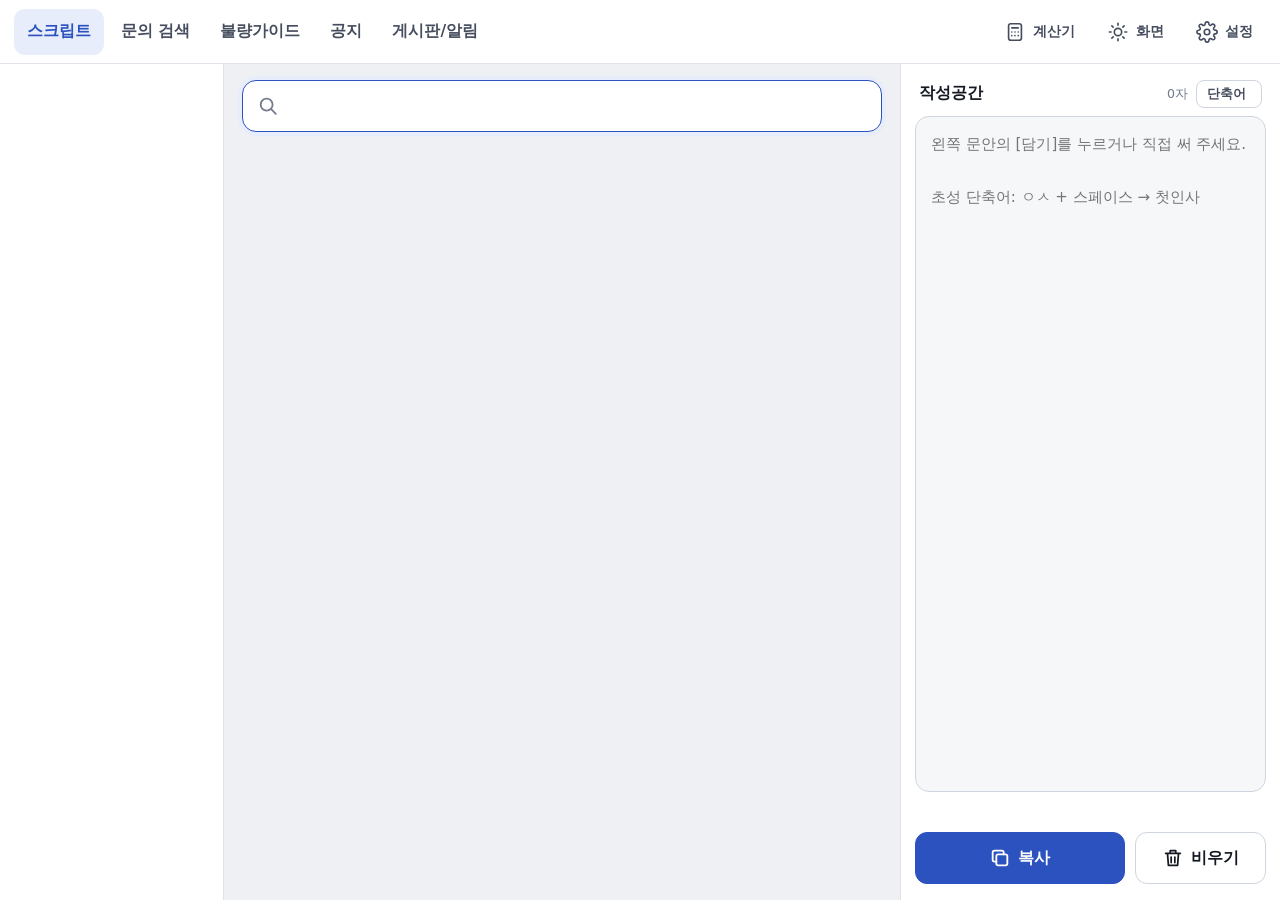
<file: index.html>
<!doctype html>
<html lang="ko">
<head>
<meta charset="utf-8">
<meta name="viewport" content="width=device-width, initial-scale=1">
<meta name="robots" content="noindex, nofollow">
<meta name="referrer" content="no-referrer">
<script>/* 다른 페이지 안(프레임)에서는 열리지 않게 */ if (window.top !== window.self) { document.documentElement.innerHTML = ""; throw new Error("frame"); }</script>
<meta name="theme-color" content="#2c52c0">
<title>상담 스크립트 검색기</title>
<link rel="manifest" href="manifest.webmanifest">
<link rel="icon" href="icons/icon-192.png">
<link rel="apple-touch-icon" href="icons/icon-192.png">
<link rel="stylesheet" href="css/app.css">
</head>
<body>
<div class="app" id="app">
  <header class="top">
    <div class="tabs" role="tablist" aria-label="화면">
      <button class="tab" role="tab" data-v="scripts" aria-selected="true"><svg viewBox="0 0 24 24" fill="none" stroke="currentColor" stroke-width="1.8" stroke-linecap="round" stroke-linejoin="round"><path d="M5 4h10l4 4v12H5z"/><path d="M14 4v5h5M8.5 13h7M8.5 16.5h5"/></svg><span class="t">스크립트</span></button>
      <button class="tab" role="tab" data-v="req" aria-selected="false"><svg viewBox="0 0 24 24" fill="none" stroke="currentColor" stroke-width="1.8" stroke-linecap="round" stroke-linejoin="round"><circle cx="10.5" cy="10.5" r="6"/><path d="m15 15 5 5M8 10.5h5"/></svg><span class="t">문의 검색</span></button>
      <button class="tab" role="tab" data-v="defect" aria-selected="false"><svg viewBox="0 0 24 24" fill="none" stroke="currentColor" stroke-width="1.8" stroke-linecap="round" stroke-linejoin="round"><path d="M12 3 3 19h18L12 3Z"/><path d="M12 10v4M12 17h.01"/></svg><span class="t">불량가이드</span><span class="badge" id="defBadge" hidden></span></button>
      <button class="tab" role="tab" data-v="notice" aria-selected="false"><svg viewBox="0 0 24 24" fill="none" stroke="currentColor" stroke-width="1.8" stroke-linecap="round" stroke-linejoin="round"><path d="M4 10v4l11 5V5L4 10Z"/><path d="M15 9h1.5a3 3 0 0 1 0 6H15M7 15l1.4 4.5"/></svg><span class="t">공지</span><span class="badge" id="noticeBadge" hidden></span></button>
      <button class="tab" role="tab" data-v="lead" aria-selected="false" id="leadTab"><svg viewBox="0 0 24 24" fill="none" stroke="currentColor" stroke-width="1.8" stroke-linecap="round" stroke-linejoin="round"><path d="M9 5h10M9 12h10M9 19h10"/><path d="m4 5 1 1 2-2M4 12l1 1 2-2M4 19l1 1 2-2"/></svg><span class="t">게시판/알림</span><span class="badge" id="leadBadge" hidden></span></button>
      <button class="tab" role="tab" data-v="board" aria-selected="false" id="boardTab" hidden><svg viewBox="0 0 24 24" fill="none" stroke="currentColor" stroke-width="1.8" stroke-linecap="round" stroke-linejoin="round"><path d="M5 5h14v10H9l-4 4V5Z"/><path d="M9 9h6M9 12h4"/></svg>요청·건의<span class="badge" id="boardBadge" hidden></span></button>
      <button class="tab" role="tab" data-v="work" aria-selected="false" id="workTab" hidden><svg viewBox="0 0 24 24" fill="none" stroke="currentColor" stroke-width="1.8" stroke-linecap="round" stroke-linejoin="round"><rect x="4" y="5" width="16" height="15" rx="2"/><path d="M4 10h16M9 3v4M15 3v4"/></svg><span class="t">근태</span></button>
      <button class="tab" role="tab" data-v="rank" aria-selected="false" id="rankTab" hidden><svg viewBox="0 0 24 24" fill="none" stroke="currentColor" stroke-width="1.8" stroke-linecap="round" stroke-linejoin="round"><path d="M5 20V11M12 20V5M19 20v-6"/></svg><span class="t">팀 기록</span></button>
      <button class="tab" role="tab" data-v="fb" aria-selected="false" id="fbTab" hidden><svg viewBox="0 0 24 24" fill="none" stroke="currentColor" stroke-width="1.8" stroke-linecap="round" stroke-linejoin="round"><path d="M4 5h16v11H8l-4 4V5Z"/><path d="m9 10.5 2 2 4-4"/></svg><span class="t">내 피드백</span><span class="badge" id="fbBadge" hidden></span></button>
      <button class="tab" role="tab" data-v="acct" aria-selected="false" id="acctTab" hidden><svg viewBox="0 0 24 24" fill="none" stroke="currentColor" stroke-width="1.8" stroke-linecap="round" stroke-linejoin="round"><rect x="5" y="11" width="14" height="9" rx="2"/><path d="M8 11V8a4 4 0 0 1 8 0v3"/></svg><span class="t">계정</span></button>
    </div>
    <span class="sp"></span>
    <button class="iconbtn" id="calcBtn" aria-haspopup="dialog" aria-expanded="false" title="수령일 · AS 감가 계산기"><svg viewBox="0 0 24 24" fill="none" stroke="currentColor" stroke-width="1.8" stroke-linecap="round" stroke-linejoin="round"><rect x="5" y="3" width="14" height="18" rx="2.5"/><path d="M8.5 7.5h7M8.5 12h.01M12 12h.01M15.5 12h.01M8.5 16h.01M12 16h.01M15.5 16h.01"/></svg><span class="t">계산기</span></button>
    <button class="iconbtn" id="themeBtn" title="밝게 · 어둡게"><svg viewBox="0 0 24 24" fill="none" stroke="currentColor" stroke-width="1.8" stroke-linecap="round"><circle cx="12" cy="12" r="4"/><path d="M12 2.5v2M12 19.5v2M2.5 12h2M19.5 12h2M5.3 5.3l1.4 1.4M17.3 17.3l1.4 1.4M5.3 18.7l1.4-1.4M17.3 6.7l1.4-1.4"/></svg><span class="t">화면</span></button>
    <button class="iconbtn" id="setBtn" aria-haspopup="dialog" title="설정 · 연결 · 백업"><svg viewBox="0 0 24 24" fill="none" stroke="currentColor" stroke-width="1.8" stroke-linecap="round" stroke-linejoin="round"><circle cx="12" cy="12" r="3"/><path d="M19.4 15a1.7 1.7 0 0 0 .3 1.8l.1.1a2 2 0 1 1-2.8 2.8l-.1-.1a1.7 1.7 0 0 0-1.8-.3 1.7 1.7 0 0 0-1 1.5V21a2 2 0 1 1-4 0v-.1a1.7 1.7 0 0 0-1.1-1.5 1.7 1.7 0 0 0-1.8.3l-.1.1a2 2 0 1 1-2.8-2.8l.1-.1a1.7 1.7 0 0 0 .3-1.8 1.7 1.7 0 0 0-1.5-1H3a2 2 0 1 1 0-4h.1a1.7 1.7 0 0 0 1.5-1.1 1.7 1.7 0 0 0-.3-1.8l-.1-.1a2 2 0 1 1 2.8-2.8l.1.1a1.7 1.7 0 0 0 1.8.3H9a1.7 1.7 0 0 0 1-1.5V3a2 2 0 1 1 4 0v.1a1.7 1.7 0 0 0 1 1.5 1.7 1.7 0 0 0 1.8-.3l.1-.1a2 2 0 1 1 2.8 2.8l-.1.1a1.7 1.7 0 0 0-.3 1.8V9a1.7 1.7 0 0 0 1.5 1H21a2 2 0 1 1 0 4h-.1a1.7 1.7 0 0 0-1.5 1Z"/></svg><span class="t">설정</span></button>
  </header>
  <div class="banner" id="banner" hidden></div>

  <div class="views">
    <section class="view" id="v-scripts">
      <nav class="side" aria-label="분류"><div class="list" id="catList"></div></nav>
      <div class="main">
        <div class="searchrow">
          <div class="search"><svg viewBox="0 0 24 24" fill="none" stroke="currentColor" stroke-width="2" stroke-linecap="round"><circle cx="10.5" cy="10.5" r="6.5"/><path d="m15.5 15.5 5 5"/></svg>
            <input id="q" type="search" autocomplete="off" spellcheck="false" aria-label="문안 검색">
            <button class="x" id="qx" type="button" title="지우기" aria-label="검색어 지우기" hidden><svg viewBox="0 0 24 24" fill="none" stroke="currentColor" stroke-width="2" stroke-linecap="round"><path d="M6 6l12 12M18 6 6 18"/></svg></button></div>
          <div class="scope" id="scope"></div>
        </div>
        <div class="results" id="results"></div>
      </div>
      <aside class="composer" aria-label="작성공간">
        <div class="hd"><b>작성공간</b><span id="cc">0자</span><button class="scbtn" id="scBtn" type="button" aria-haspopup="dialog" title="내 초성 단축어 만들기 · 보기 (초성 + 스페이스로 글 넣기)">단축어<em id="scN"></em></button></div>
        <textarea id="note" spellcheck="false" placeholder="왼쪽 문안의 [담기]를 누르거나 직접 써 주세요.&#10;&#10;초성 단축어: ㅇㅅ + 스페이스 → 첫인사" aria-label="작성공간"></textarea>
        <div class="snip" id="snip" hidden></div>
        <div class="blank" id="blank"></div>
        <div class="bandbox" id="bandBox" hidden></div>
        <div class="cbtns">
          <span class="ccm" id="cc2" title="눌러서 작성공간 보기">0자</span>
          <button class="btn primary big" id="copyBtn" type="button"><svg viewBox="0 0 24 24" fill="none" stroke="currentColor" stroke-width="2" stroke-linecap="round" stroke-linejoin="round"><rect x="8" y="8" width="12" height="12" rx="2"/><path d="M16 8V6a2 2 0 0 0-2-2H6a2 2 0 0 0-2 2v8a2 2 0 0 0 2 2h2"/></svg>복사</button>
          <button class="btn big" id="clearBtn" type="button"><svg viewBox="0 0 24 24" fill="none" stroke="currentColor" stroke-width="1.9" stroke-linecap="round" stroke-linejoin="round"><path d="M4 7h16M10 11v6M14 11v6M6 7l1 13h10l1-13M9 7V4h6v3"/></svg>비우기</button>
        </div>
      </aside>
    </section>

    <section class="view" id="v-req" hidden>
      <div class="wide">
        <div class="searchrow">
          <div class="search"><svg viewBox="0 0 24 24" fill="none" stroke="currentColor" stroke-width="2" stroke-linecap="round"><circle cx="10.5" cy="10.5" r="6.5"/><path d="m15.5 15.5 5 5"/></svg>
            <input id="rq" type="search" autocomplete="off" spellcheck="false" placeholder="제품코드(ACS01234) · 제품명 · 증상으로 찾기" aria-label="문의 검색">
            <button class="x" type="button" title="지우기" aria-label="검색어 지우기" hidden><svg viewBox="0 0 24 24" fill="none" stroke="currentColor" stroke-width="2" stroke-linecap="round"><path d="M6 6l12 12M18 6 6 18"/></svg></button></div>
          <select class="sel" id="ry" aria-label="연도"></select>
          <div class="filters" id="rt"></div>
        </div>
        <div class="results"><div class="scope" id="rinfo" style="margin-bottom:10px"></div><div class="stack" id="rlist"></div></div>
      </div>
    </section>

    <section class="view" id="v-defect" hidden>
      <div class="wide">
        <div class="searchrow">
          <div class="search"><svg viewBox="0 0 24 24" fill="none" stroke="currentColor" stroke-width="2" stroke-linecap="round"><circle cx="10.5" cy="10.5" r="6.5"/><path d="m15.5 15.5 5 5"/></svg>
            <input id="dq" type="search" autocomplete="off" spellcheck="false" placeholder="제품코드 · 제품명 · 불량 증상으로 찾기" aria-label="불량 검색">
            <button class="x" type="button" title="지우기" aria-label="검색어 지우기" hidden><svg viewBox="0 0 24 24" fill="none" stroke="currentColor" stroke-width="2" stroke-linecap="round"><path d="M6 6l12 12M18 6 6 18"/></svg></button></div>
          <div class="filters" id="dt"></div>
        </div>
        <div class="results"><div class="scope" id="dinfo" style="margin-bottom:10px"></div><div class="stack" id="dlist"></div></div>
      </div>
    </section>

    <section class="view" id="v-notice" hidden>
      <div class="wide">
        <div class="searchrow">
          <div class="search"><svg viewBox="0 0 24 24" fill="none" stroke="currentColor" stroke-width="2" stroke-linecap="round"><circle cx="10.5" cy="10.5" r="6.5"/><path d="m15.5 15.5 5 5"/></svg>
            <input id="nq" type="search" autocomplete="off" spellcheck="false" placeholder="공지에서 찾기 · 낱말 · 제품코드(SKU) · 초성" aria-label="공지 검색">
            <button class="x" type="button" title="지우기" aria-label="검색어 지우기" hidden><svg viewBox="0 0 24 24" fill="none" stroke="currentColor" stroke-width="2" stroke-linecap="round"><path d="M6 6l12 12M18 6 6 18"/></svg></button></div>
        </div>
        <div class="results"><div class="scope" id="ninfo" style="margin-bottom:10px"></div><div class="stack" id="nlist"></div></div>
      </div>
    </section>

    <section class="view" id="v-board" hidden>
      <div class="wide"><div class="results" style="padding-top:18px"><div class="stack" id="blist"></div></div></div>
    </section>
    <section class="view" id="v-work" hidden>
      <div class="wide"><div class="results" style="padding-top:18px"><div class="stack" id="wlist"></div></div></div>
    </section>
    <section class="view" id="v-rank" hidden>
      <div class="wide"><div class="results" style="padding-top:18px"><div class="stack" id="rlistT"></div></div></div>
    </section>
    <section class="view" id="v-fb" hidden>
      <div class="wide"><div class="results" style="padding-top:18px"><div class="stack" id="fbList"></div></div></div>
    </section>
    <section class="view" id="v-lead" hidden>
      <div class="wide"><div class="results" style="padding-top:18px"><div id="leadList"></div></div></div>
    </section>
    <section class="view" id="v-acct" hidden>
      <div class="wide"><div class="results" style="padding-top:18px"><div id="acctList"></div></div></div>
    </section>
  </div>
</div>

<div class="pop calc" id="calcPop" hidden role="dialog" aria-label="계산기">
  <div class="ctabs" role="tablist"><button type="button" role="tab" id="cDueTab" aria-selected="true">수령일 계산</button><button type="button" role="tab" id="cAsTab" aria-selected="false">AS 감가 계산</button></div>
  <div id="cDue"><label for="dueIn">상품 수령일</label><p class="sub">수령일은 빼고 다음 날을 1일째로 셉니다.</p><input id="dueIn" inputmode="numeric" autocomplete="off" placeholder="예: 20260701 또는 2026-07-01"><div class="out" id="dueOut" aria-live="polite"></div></div>
  <div id="cAs" hidden><label for="asIn">제품 권장가</label><p class="sub">권장가 기준 · 왕복 배송비를 더해 보여 줘요.</p><input id="asIn" inputmode="numeric" autocomplete="off" placeholder="예: 39,900"><div class="out" id="asOut" aria-live="polite"></div></div>
</div>
<div class="lb" id="lb" hidden role="dialog" aria-label="사진 크게 보기"></div>
<dialog class="dlg" id="dlg"></dialog>
<div class="onboard" id="onboard" hidden></div>
<div class="toast" id="toast" hidden role="status" aria-live="polite"></div>

<script src="js/kb-data.js"></script>
<script src="js/kb-github.js"></script>
<script src="js/store.js"></script>
<script src="js/bridge.js"></script>
<script src="js/content.js"></script>
<script src="js/team.js"></script>
<script src="js/workclock.js"></script>
<script src="js/who.js"></script>
<script src="js/search.js"></script>
<script src="js/media.js"></script>
<script src="js/teamstats.js"></script>
<script src="js/teamrec.js"></script>
<script src="js/feedback.js"></script>
<script src="js/lead.js"></script>
<script src="js/app.js"></script>
<script>if ('serviceWorker' in navigator && location.protocol === 'https:') navigator.serviceWorker.register('sw.js').catch(function () {});</script>
</body>
</html>
</file>
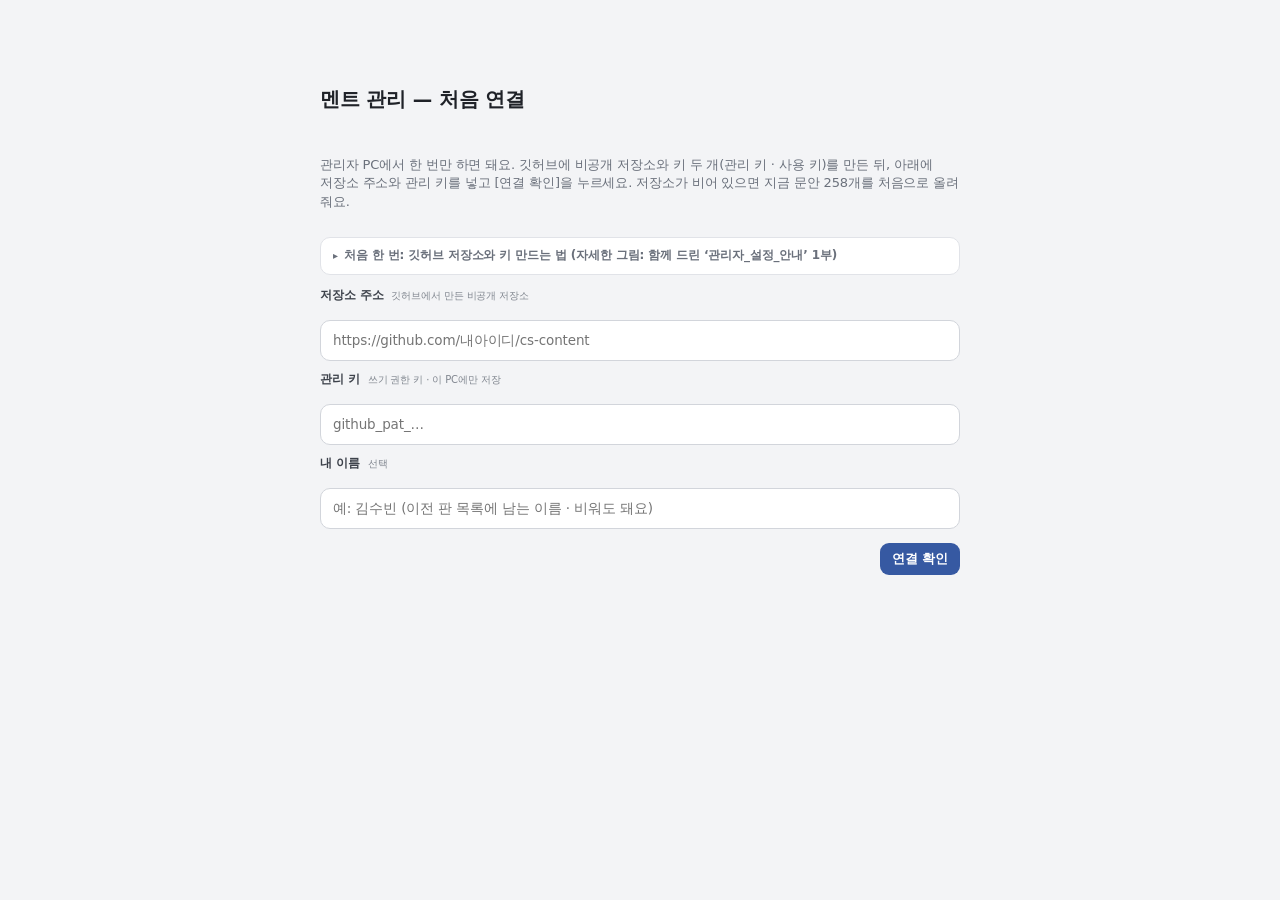
<file: admin.html>
<!doctype html>
<html lang="ko">
<head>
<meta charset="utf-8">
<meta name="viewport" content="width=device-width, initial-scale=1">
<meta name="robots" content="noindex, nofollow">
<meta name="referrer" content="no-referrer">
<script>/* 다른 페이지 안(프레임)에서는 열리지 않게 */ if (window.top !== window.self) { document.documentElement.innerHTML = ""; throw new Error("frame"); }</script>
<link rel="icon" href="icons/icon-192.png">
<title>멘트 관리</title>
<link rel="stylesheet" href="admin/admin-ui.css">
<style>
/* 멘트 관리(관리자용, 상담 데스크 3.4.17 화면을 옮김). ‘멘트 관리’: 왼쪽 분류 · 가운데 멘트 목록 · 오른쪽 고치는 칸.
   고치는 즉시 이 PC에 임시로 남고(창을 닫아도 그대로), 위쪽 [상담사에게 보내기]를 눌러야 모든 PC에 반영 */
html,body{height:100%}
body{display:flex;flex-direction:column;overflow:hidden;background:var(--paper)}
.top{flex:none;display:flex;align-items:center;gap:12px;padding:12px 18px;background:var(--card);border-bottom:1px solid var(--line)}
.top h1{margin:0;font-size:17px;font-weight:800;letter-spacing:-.02em}
.top .live{color:var(--muted);font-size:12px;white-space:nowrap;overflow:hidden;text-overflow:ellipsis;min-width:0}
.top .sp{flex:1}
.chg{font-size:12.5px;font-weight:700;color:var(--muted);white-space:nowrap}
.chg.on{color:var(--warning);background:var(--warning-soft);border:1px solid var(--warning-line);border-radius:999px;padding:3px 11px}
.top .btn{height:34px}
.top .btn.primary{padding:0 16px;font-size:13px}
.banner{flex:none;display:flex;gap:10px;align-items:center;padding:8px 18px;background:var(--accent-soft);color:var(--ink-2);font-size:12.5px;border-bottom:1px solid var(--line)}
.banner b{color:var(--accent)}
.banner .x{margin-left:auto;color:var(--muted);font-size:12px;text-decoration:underline}
.cols{flex:1;min-height:0;display:grid;grid-template-columns:232px minmax(280px,360px) minmax(0,1fr)}
/* 왼쪽: 분류 */
.cats{display:flex;flex-direction:column;min-height:0;border-right:1px solid var(--line);background:var(--card)}
.colhd{flex:none;padding:12px 14px 6px;font-size:11.5px;font-weight:800;color:var(--faint);letter-spacing:.02em;display:flex;align-items:center;gap:6px}
.colhd small{font-weight:600;color:var(--faint)}
.catlist{flex:1;min-height:0;overflow-y:auto;padding:0 8px 6px}
.cat{display:flex;align-items:center;gap:4px;height:34px;padding:0 6px 0 2px;border-radius:9px;cursor:pointer;position:relative;border:1px solid transparent}
.cat:hover{background:var(--raised)}
.cat[aria-current="true"]{background:var(--accent-soft);color:var(--accent);font-weight:700}
.cat .grip,.row .grip{flex:none;width:16px;height:22px;display:grid;place-items:center;color:var(--line-2);cursor:grab;font-size:12px;letter-spacing:-2px}
.cat:hover .grip,.row:hover .grip{color:var(--faint)}
.cat .nm{flex:1;min-width:0;white-space:nowrap;overflow:hidden;text-overflow:ellipsis}
.cat .n{flex:none;font-size:11.5px;color:var(--faint);font-weight:600;min-width:18px;text-align:right}
.cat .tools{display:none;gap:1px;flex:none}
.cat:hover .tools,.cat[aria-current="true"] .tools,.cat:focus-within .tools{display:flex}
.cat:hover .n,.cat[aria-current="true"] .n{display:none}
.cat.all .n,.cat.all:hover .n{display:block}
.tb{width:24px;height:24px;border-radius:6px;display:grid;place-items:center;color:var(--muted)}
.tb:hover{background:var(--card);color:var(--ink)}
.tb svg{width:14px;height:14px}
.cat.mod::after{content:"";position:absolute;right:4px;top:5px;width:6px;height:6px;border-radius:50%;background:var(--warning)}
.cat.drop{border-color:var(--accent);background:var(--accent-soft)}
.cat.over-top{box-shadow:0 -2px 0 var(--accent)}.cat.over-bot{box-shadow:0 2px 0 var(--accent)}
.cat input{flex:1;min-width:0;height:26px;border:1px solid var(--accent);border-radius:7px;padding:0 7px;background:var(--card);color:var(--ink);font-weight:600}
.addrow{flex:none;margin:2px 8px 8px;height:32px;border:1px dashed var(--line-2);border-radius:9px;color:var(--muted);font-weight:600;font-size:12.5px}
.addrow:hover{border-style:solid;background:var(--raised);color:var(--ink)}
.navs{flex:none;border-top:1px solid var(--line);padding:8px}
.navx{display:flex;align-items:center;gap:8px;width:100%;height:32px;padding:0 10px;border-radius:9px;color:var(--ink-2);font-weight:600;font-size:12.5px;text-align:left;position:relative}
.navx:hover{background:var(--raised)}
.navx[aria-current="true"]{background:var(--accent-soft);color:var(--accent)}
.navx svg{width:15px;height:15px;flex:none;color:var(--muted)}
.navx .n{margin-left:auto;font-size:11.5px;color:var(--faint)}
.navg{padding:8px 10px 2px;font-size:10.5px;font-weight:800;color:var(--faint);letter-spacing:.02em}.navg:first-child{padding-top:2px}
.navx.mod::after{content:"";position:absolute;right:6px;top:6px;width:6px;height:6px;border-radius:50%;background:var(--warning)}
/* 가운데: 멘트 목록 */
.mid{display:flex;flex-direction:column;min-height:0;border-right:1px solid var(--line)}
.midhd{flex:none;display:flex;gap:8px;padding:12px 12px 8px}
.midhd input{flex:1;min-width:0;height:34px;border:1px solid var(--line-2);border-radius:9px;padding:0 11px;background:var(--card);color:var(--ink)}
.midhd input:focus{outline:2px solid var(--accent);outline-offset:0}
.midinfo{flex:none;padding:0 14px 6px;font-size:11.5px;color:var(--faint);display:flex;gap:8px}
.rows{flex:1;min-height:0;overflow-y:auto;padding:0 8px 12px}
.rowsep{font-size:11.5px;font-weight:800;color:var(--faint);padding:10px 8px 4px}
.row{display:flex;align-items:flex-start;gap:4px;padding:8px 8px 8px 2px;border-radius:10px;cursor:pointer;border:1px solid transparent;position:relative}
.row:hover{background:var(--card)}
.row[aria-current="true"]{background:var(--card);border-color:var(--accent);box-shadow:var(--shadow-1)}
.row .grip{margin-top:1px}
.row .tx{flex:1;min-width:0}
.row .t{font-weight:700;font-size:13px;display:flex;gap:6px;align-items:center;min-width:0}
.row .t b{font-weight:700;white-space:nowrap;overflow:hidden;text-overflow:ellipsis;min-width:0}
.row .t b.none{color:var(--faint);font-weight:600}
.row .s{color:var(--muted);font-size:12px;white-space:nowrap;overflow:hidden;text-overflow:ellipsis;margin-top:1px}
.row.over-top{box-shadow:0 -2px 0 var(--accent)}.row.over-bot{box-shadow:0 2px 0 var(--accent)}
.row.dragging,.cat.dragging{opacity:.45}
.chip{flex:none;font-size:10.5px;font-weight:800;border-radius:999px;padding:1px 7px;letter-spacing:0}
.chip.new{background:var(--success-soft);color:var(--success)}
.chip.chg{background:var(--warning-soft);color:var(--warning)}
.chip.err{background:var(--danger-soft);color:var(--danger)}
.chip.cat{background:var(--raised);color:var(--muted);font-weight:600}
.empty{padding:28px 16px;color:var(--muted);text-align:center;font-size:12.5px;line-height:1.7;white-space:pre-line}
mark{background:var(--warning-soft);color:inherit;border-radius:3px;padding:0 1px}
/* 오른쪽: 고치는 칸 */
.edit{min-height:0;overflow-y:auto;padding:16px 22px 28px;background:var(--paper)}
.edit .hello{max-width:520px;margin:9vh auto 0;color:var(--muted);line-height:1.8;font-size:13px}
.edit .hello h2{margin:0 0 8px;font-size:15px;color:var(--ink)}
.edit .hello li{margin:2px 0}
.form{max-width:760px;display:flex;flex-direction:column;gap:12px}
.fhead{display:flex;align-items:center;gap:8px;min-height:26px}
.fhead .where{color:var(--muted);font-size:12px}
.fhead .sp{flex:1}
.lab{display:flex;align-items:baseline;gap:8px;font-size:12px;font-weight:800;color:var(--ink-2);margin-bottom:5px}
.lab small{font-weight:500;color:var(--faint)}
.lab .cnt{margin-left:auto;font-weight:600;color:var(--faint)}
.in,.ta,.sel{width:100%;border:1px solid var(--line-2);border-radius:10px;background:var(--card);color:var(--ink);font:13.5px/1.6 var(--font);padding:9px 12px}
.in.title{font-size:15px;font-weight:700;height:44px;padding:0 12px}
.sel{height:44px;padding:0 10px;font-size:13.5px}
.ta{resize:vertical;min-height:220px;display:block}
.in:focus,.ta:focus,.sel:focus{outline:2px solid var(--accent);outline-offset:0}
.ta.bad,.in.bad{border-color:var(--danger);background:var(--danger-soft)}
.two{display:grid;grid-template-columns:minmax(0,1fr) minmax(0,1fr);gap:12px}
.ins{display:flex;flex-wrap:wrap;gap:6px;align-items:center;margin-top:7px;font-size:11.5px;color:var(--faint)}
.ins button{height:26px;padding:0 9px;border-radius:999px;border:1px solid var(--line-2);background:var(--card);font-size:11.5px;font-weight:600;color:var(--ink-2)}
.ins button:hover{background:var(--raised)}
details.more{border:1px solid var(--line);border-radius:10px;background:var(--card);padding:0 12px}
details.more summary{cursor:pointer;height:36px;display:flex;align-items:center;font-size:12px;font-weight:700;color:var(--muted);list-style:none}
details.more summary::before{content:"▸";margin-right:6px;font-size:10px}
details.more[open] summary::before{content:"▾"}
details.more .inner{padding:2px 0 12px;display:flex;flex-direction:column;gap:10px}
.pv{border:1px solid var(--line);border-radius:12px;background:var(--card);overflow:hidden}
.pv .ph{display:flex;align-items:center;gap:8px;padding:8px 12px;font-size:11.5px;font-weight:800;color:var(--faint);border-bottom:1px solid var(--line);background:var(--raised)}
.pv .pb{padding:12px 14px;white-space:pre-wrap;font-size:13px;line-height:1.65;max-height:300px;overflow-y:auto}
.pv .pb:empty::before{content:"멘트 내용을 적으면 여기에 보여요";color:var(--faint)}
.pv .auto{background:var(--accent-soft);border-radius:4px}
.facts{display:flex;gap:6px;flex-wrap:wrap;align-items:center;padding-top:4px}
.upd{display:flex;flex-direction:column;gap:6px;margin:0 0 14px;padding:12px 14px;border:1px solid var(--warning-line);background:var(--warning-soft);border-radius:10px}.upd b{color:var(--warning)}.upd p{margin:0;font-size:13px;line-height:1.55}
.facts .sp{flex:1}
.btn.sm{height:30px;padding:0 10px;font-size:12px}
.btn.danger-ghost{background:var(--card);border:1px solid var(--line-2);color:var(--danger)}
.btn.danger-ghost:hover{background:var(--danger-soft);border-color:var(--danger-line)}
.btn.danger{background:var(--danger);color:#fff}
/* 넓은 화면(끝인사 · 공통 문구 · 이전 판) */
.wide{grid-column:2 / 4;}
.wide{min-height:0;overflow-y:auto;padding:18px 26px 30px}
.wide h2{margin:0 0 4px;font-size:16px}
.wide .desc{color:var(--muted);font-size:12.5px;line-height:1.7;margin:0 0 14px;max-width:760px}
.panel{max-width:820px;display:flex;flex-direction:column;gap:10px}
.clrow{display:grid;grid-template-columns:200px minmax(0,1fr) 34px;gap:8px;align-items:start;background:var(--card);border:1px solid var(--line);border-radius:12px;padding:10px}
.clrow .ta{min-height:76px}
.hrow{display:grid;grid-template-columns:58px 128px 84px 76px minmax(0,1fr) auto;gap:10px;align-items:center;background:var(--card);border:1px solid var(--line);border-radius:10px;padding:8px 12px;font-size:12.5px}
.hrow .v{font-weight:800}
.hrow .note{color:var(--ink-2);white-space:nowrap;overflow:hidden;text-overflow:ellipsis}
.hrow .now{font-size:11px;font-weight:800;color:var(--success);background:var(--success-soft);border-radius:999px;padding:2px 9px}
.hrow.cur{border-color:var(--success)}
.muted{color:var(--muted)}
/* 대화 창 · 알림 */
dialog.dlg{border:0;border-radius:14px;padding:18px 20px;min-width:360px;max-width:560px;background:var(--card);color:var(--ink);box-shadow:0 20px 50px rgba(0,0,0,.25)}
dialog.dlg::backdrop{background:rgba(15,20,30,.35)}
dialog.dlg h3{margin:0 0 8px;font-size:15px}
dialog.dlg p{margin:0 0 12px;color:var(--muted);font-size:13px;line-height:1.6}
dialog.dlg .acts{display:flex;gap:6px;justify-content:flex-end;margin-top:14px}
dialog.dlg .in{margin-top:4px}
.chlist{list-style:none;margin:0 0 4px;padding:0;max-height:44vh;overflow-y:auto;border:1px solid var(--line);border-radius:10px}
.chlist li{display:flex;gap:8px;align-items:center;padding:7px 10px;border-top:1px solid var(--line);font-size:12.5px}
.chlist li:first-child{border-top:0}
.chlist .tg{flex:none;width:62px;font-size:11px;font-weight:800;color:var(--muted)}
.chlist .tg.added{color:var(--success)}.chlist .tg.removed{color:var(--danger)}.chlist .tg.changed{color:var(--warning)}
.chlist .tt{flex:1;min-width:0}
.chlist .tt b{display:block;white-space:nowrap;overflow:hidden;text-overflow:ellipsis}
.chlist .tt small{color:var(--faint)}
.chlist button{flex:none;font-size:11.5px;color:var(--accent);text-decoration:underline}
.chlist li.err .tg{color:var(--danger)}
.toast{position:fixed;left:50%;bottom:20px;transform:translateX(-50%);display:flex;gap:12px;align-items:center;background:var(--ink);color:var(--card);border-radius:11px;padding:9px 14px;font-size:12.5px;font-weight:600;box-shadow:var(--shadow-2);z-index:50;max-width:80vw}
.toast.err{background:var(--danger);color:#fff}
.toast.ok{background:var(--success);color:#fff}
.toast button{color:inherit;text-decoration:underline;font-weight:800}
@media (max-width:1020px){.cols{grid-template-columns:200px minmax(240px,300px) minmax(0,1fr)}.two{grid-template-columns:minmax(0,1fr)}}
/* 비슷한 멘트 · 끝나는 날 · 공통 문구 · 찾아 바꾸기 */
.sim{display:flex;flex-wrap:wrap;gap:6px;align-items:center;margin-top:8px;padding:8px 10px;border-radius:10px;background:var(--warning-soft);border:1px solid var(--warning-line)}
.sim .sl{font-size:11.5px;font-weight:700;color:var(--warning);margin-right:2px}
.sim .sb{display:inline-flex;gap:6px;align-items:baseline;height:26px;padding:0 9px;border-radius:999px;background:var(--card);border:1px solid var(--line-2);font-size:11.5px;max-width:100%}
.sim .sb b{max-width:220px;overflow:hidden;text-overflow:ellipsis;white-space:nowrap}
.sim .sb span{color:var(--faint)}
.sim .sb:hover{border-color:var(--accent)}
.urow{display:flex;gap:8px;align-items:center}
.pv .auto.bad{background:var(--danger-soft);color:var(--danger)}
.exbtn{font-size:11.5px;font-weight:700;color:var(--danger);background:var(--danger-soft);border-radius:999px;padding:1px 9px}
.exbtn.on{color:var(--accent);background:var(--accent-soft)}
.exbtn.use{color:var(--warning);background:var(--warning-soft)}
.midinfo .sp{flex:1}
.phrow{display:grid;grid-template-columns:220px minmax(0,1fr) 34px;gap:8px;align-items:start;background:var(--card);border:1px solid var(--line);border-radius:12px;padding:10px}
.phrow .ta{min-height:76px}
.phl{display:flex;flex-direction:column;gap:6px;min-width:0}
.phinfo{font-size:11.5px;color:var(--faint)}
.frres{margin-top:10px;max-height:240px;overflow:auto;border:1px solid var(--line);border-radius:10px;padding:8px 10px}
.frsum{font-weight:700;margin-bottom:6px}
.frl{list-style:none;margin:0;padding:0;display:flex;flex-direction:column;gap:3px}
.frl li{display:flex;gap:8px;align-items:baseline;font-size:12px}
.frl li span{color:var(--faint);font-size:11.5px}
@media (max-width:760px){.phrow{grid-template-columns:minmax(0,1fr) 34px}.phrow .ta{grid-column:1/-1}}
/* 요청·건의 · 팀 현황 · 사용 통계 */
.ins button.on{background:var(--accent);border-color:var(--accent);color:var(--on-accent)}
.bpost{background:var(--card);border:1px solid var(--line);border-radius:12px;padding:10px 12px;display:flex;flex-direction:column;gap:6px}
.bpost.bdone{background:var(--raised)}
.bph{display:flex;gap:8px;align-items:center;flex-wrap:wrap}
.bph .sel{height:28px;width:auto}
.bph .muted,.bcm .muted{color:var(--faint);font-size:11.5px}
.bbody-t{margin:0;white-space:pre-wrap;font-size:13px;line-height:1.65}
.bcm{margin-left:10px;padding:5px 9px;border-left:3px solid var(--line-2);display:flex;flex-wrap:wrap;gap:3px 8px;align-items:baseline;font-size:12.5px}
.bcm.admin{border-left-color:var(--accent);background:var(--accent-soft);border-radius:0 8px 8px 0}
.bcm p{margin:0;flex-basis:100%;white-space:pre-wrap}
.tgrid{display:grid;grid-template-columns:repeat(auto-fill,minmax(200px,1fr));gap:10px;max-width:980px;margin-bottom:18px}
.tcard{background:var(--card);border:1px solid var(--line);border-radius:14px;padding:12px 14px;display:flex;flex-direction:column;gap:4px;border-top:4px solid var(--success)}
.tcard.warm{border-top-color:var(--warning)}
.tcard.hot{border-top-color:var(--danger);background:linear-gradient(var(--danger-soft),var(--card) 70%)}
.tcard.off{border-top-color:var(--line-2);opacity:.75}
.tcard .th{display:flex;justify-content:space-between;gap:8px;align-items:baseline}
.tcard .th b{font-size:14px}
.tcard .th .muted{font-size:11px;color:var(--faint)}
.tcard .tbig{display:flex;align-items:baseline;gap:4px}
.tcard .tbig .n{font-size:32px;font-weight:800;letter-spacing:-.02em;font-variant-numeric:tabular-nums}
.tcard .tbig .u{color:var(--muted);font-size:12px}
.tcard .told{font-size:12.5px;font-weight:700;color:var(--ink-2)}
.tcard.hot .told{color:var(--danger)}
.tcard .tmeta{display:flex;flex-wrap:wrap;gap:4px 10px;font-size:11.5px;color:var(--muted);margin-top:4px}
.twrap{overflow-x:auto;border:1px solid var(--line);border-radius:12px;background:var(--card)}
.ttable{border-collapse:collapse;width:100%;font-size:12.5px;min-width:560px}
.ttable th,.ttable td{padding:8px 12px;text-align:right;border-bottom:1px solid var(--line);font-variant-numeric:tabular-nums}
.ttable th:first-child,.ttable td:first-child{text-align:left;font-weight:700}
.ttable th{font-size:11.5px;color:var(--faint);background:var(--raised)}
.ttable tr:last-child td{border-bottom:0}
.tcount td.tc b{display:block;font-size:13.5px;line-height:1.2}
.tcount td.tc small{display:block;font-size:10.5px;color:var(--faint);font-weight:500}
.tcount td.tc .z{color:var(--faint)}
.tcount th.now{color:var(--accent)}
.tcount th.sum,.tcount td.sum{background:var(--raised)}
.tcount tr.total td{border-top:2px solid var(--line-2);font-weight:700}
.ins button:disabled{opacity:.4;cursor:default}
.ttable td.bad{color:var(--danger);font-weight:800}
.steps{margin:0;padding-left:20px;display:flex;flex-direction:column;gap:6px;font-size:13px;line-height:1.6}
.steps a{color:var(--accent);font-weight:700}
.chip.use{background:var(--raised);color:var(--muted);font-weight:600}
.chip.unused{background:var(--warning-soft);color:var(--warning);font-weight:700}
.tcard .tmeta .tlink{color:var(--danger);font-weight:700;text-decoration:none}
.qh{margin:6px 0 0;font-size:14.5px}
.qnav{margin:0 0 12px}
.qnav b{font-size:13px;color:var(--ink)}
.qbox{display:flex;flex-direction:column;gap:4px;padding:8px 0;border-top:1px solid var(--line)}
.qbox .qn{font-size:13px}
.qlist{display:flex;flex-direction:column;gap:2px}
.qrow{display:flex;align-items:center;gap:8px;flex-wrap:wrap;font-size:12.5px;padding:4px 0}
.qrow .sp{flex:1}
.qrow .qw{color:var(--danger)}
.qrow.ot{border-bottom:1px solid var(--line);padding:8px 0}
.qlink{color:var(--accent);font-weight:700;text-decoration:none}
.qlink.off{color:var(--faint);pointer-events:none}
.chb{font-size:10.5px;font-weight:800;border-radius:5px;padding:1px 6px}
.chb.kakao{background:#FEE500;color:#3A1D1D}
.chb.naver{background:#03C75A;color:#fff}
.chb.board{background:var(--raised);color:var(--ink-2);border:1px solid var(--line)}
.qgaps{display:flex;flex-direction:column;gap:3px;font-size:12px;color:var(--ink-2)}
.ttable td.z{color:var(--faint)}
.ttable td.sum{background:var(--raised);font-weight:700}
.ttable td.warnc{color:var(--warning);font-weight:700}
.ttable tr.total td{border-top:2px solid var(--line-2);font-weight:700}
.tflow td.hc{text-align:center;padding:4px}
.tflow .hb{display:inline-block;min-width:28px;padding:3px 0;border-radius:6px;background:color-mix(in srgb,var(--accent) calc(var(--a,0)*55%),transparent);font-weight:700}
.tflow td.hc.z .hb{background:none;color:var(--faint);font-weight:400}
.tread td,.tread th{text-align:left}
.qsw{display:flex;align-items:center;gap:8px;font-size:13px;font-weight:600}
.qhol{display:flex;flex-wrap:wrap;gap:6px;align-items:center;font-size:12.5px}
.qhol .lk,.chip .lk{border:0;background:none;color:var(--faint);cursor:pointer;padding:0 0 0 2px}
.qroster{display:flex;flex-direction:column;gap:4px}
.qdet summary{cursor:pointer;font-size:12.5px;color:var(--muted);margin-top:6px}
.wcal{display:grid;grid-template-columns:repeat(5,minmax(0,1fr));gap:4px}
.wcal .wd{font-size:11.5px;color:var(--faint);text-align:center}
.wcal .wc{min-height:74px;border:1px solid var(--line);border-radius:9px;padding:4px 6px;display:flex;flex-direction:column;gap:2px;background:var(--card);font-size:11.5px;overflow:hidden}
.wcal .wc.blank{border:0;background:none}
.wcal .wc .n{font-weight:700;color:var(--ink-2)}
.wcal .wc.off .n,.wcal .wc .h{color:var(--danger)}
.wcal .wc.sat .n{color:var(--accent)}
.wcal .wc.today{border-color:var(--accent)}
.wcal .ot{font-size:11px;border-radius:5px;padding:0 4px;white-space:nowrap;overflow:hidden;text-overflow:ellipsis}
.wcal .ot.ok{background:var(--success-soft);color:var(--success)}
.wcal .ot.wait{background:var(--warning-soft);color:var(--warning)}
.wcal .ot.no{background:var(--raised);color:var(--faint);text-decoration:line-through}
.wcal .ot.lv{display:flex;align-items:center;gap:3px;background:var(--raised);color:var(--ink-2)}
.wcal .ot.lv b{font-weight:700}
.wcal .ot.lv.late{background:var(--warning-soft);color:var(--warning);font-weight:700}
.wcal .ot.lv.absent{background:var(--danger-soft,#fbe9e6);color:var(--danger);font-weight:700}
.wcal .ot .cx{border:0;background:none;color:inherit;opacity:.45;cursor:pointer;padding:0 0 0 3px;font-size:12px;line-height:1;margin-left:auto}
.wcal .ot .cx:hover{opacity:1;color:var(--danger)}
.wcal .ot.ok{display:flex;align-items:center;gap:3px}
.lvok{display:inline-grid;place-items:center;width:13px;height:13px;border-radius:50%;background:var(--success);color:#fff;font-size:9px;font-weight:900;line-height:1;flex:none}
.lvwait{display:inline-flex;align-items:center;background:var(--warning-soft);color:var(--warning);border-radius:4px;padding:0 3px;font-size:10.5px;font-weight:700;flex:none;white-space:nowrap}
.lvrej{font-size:11px;font-weight:700;color:var(--danger)}
/* 2026-11-10 승인 기다리는 휴가 */
.lvp .cnt{display:inline-block;min-width:20px;height:20px;line-height:20px;text-align:center;border-radius:999px;background:var(--danger);color:#fff;font-size:12px;padding:0 6px;margin-left:6px;vertical-align:2px}
.lvrow{display:grid;grid-template-columns:70px 96px minmax(150px,1.3fr) minmax(110px,1fr) minmax(120px,1fr) auto;gap:10px;align-items:center;padding:8px 0;border-top:1px solid var(--line);font-size:13px}
.lvrow .k{font-weight:700}
/* 2026-11-17 남은 연차 */
.lvset{display:inline-flex;align-items:center;gap:6px;flex-wrap:wrap}
.lvauto{display:inline-block;background:var(--good-soft,#e4f3ea);color:var(--good,#1d7a4c);font-weight:700;border-radius:999px;padding:5px 11px;font-size:13px;white-space:nowrap}
.lvbal td.lvleftn{color:var(--good,#1d7a4c);font-weight:700}
.lvbal td.lvshort{color:var(--danger,#c0392b);font-weight:700}
.lvrow .tagk{justify-self:start;display:inline-block;font-size:12px;font-weight:700;border-radius:6px;padding:0 6px;background:var(--raised)}
.lvrow .mu{color:var(--faint);font-size:12px}
.lvrow .why{display:block;color:var(--faint);font-size:12px}
.lvrow .clash{color:var(--danger);font-size:12px;font-weight:700}
.lvrow .acts{display:flex;gap:6px;justify-content:flex-end}
.lvrow.pend{opacity:.55}
.btn.okb{background:var(--success);border-color:var(--success);color:#fff}
/* 상담사별 보기(팀 현황 · 업무 흐름 · 확인할 상담) */
.panel.wide{max-width:1100px}
.pbar{display:flex;flex-wrap:wrap;gap:6px;margin:0 0 14px;padding:6px;background:var(--card);border:1px solid var(--line);border-radius:14px;width:max-content;max-width:100%}
.pchip{display:inline-flex;align-items:center;gap:7px;height:34px;padding:0 13px 0 8px;border-radius:10px;font-size:13px;font-weight:700;color:var(--ink-2);background:none;transition:background .12s}
.pchip:first-child{padding-left:13px}
.pchip:hover{background:var(--raised)}
.pchip.on{background:var(--accent);color:var(--on-accent)}
.pchip.on .av{background:rgba(255,255,255,.22);color:var(--on-accent)}
.pchip .pc{min-width:18px;height:18px;padding:0 5px;border-radius:9px;background:var(--danger);color:#fff;font-size:11px;line-height:18px;text-align:center}
.av{display:inline-grid;place-items:center;width:22px;height:22px;border-radius:50%;background:var(--accent-soft);color:var(--accent);font-size:11.5px;font-weight:800;flex:none}
.av.big{width:44px;height:44px;font-size:19px}
.plink{display:inline-flex;align-items:center;gap:7px;background:none;border:0;padding:0;font:inherit;font-weight:800;color:var(--ink);cursor:pointer}
.plink:hover{color:var(--accent)}
.tcard.go{cursor:pointer;transition:transform .12s,box-shadow .12s}
.tcard.go:hover{transform:translateY(-1px);box-shadow:var(--shadow-1)}
.phead{max-width:1100px;display:flex;align-items:center;gap:18px;padding:16px 18px;margin-bottom:14px;background:var(--card);border:1px solid var(--line);border-left:5px solid var(--success);border-radius:14px}
.phead.hot{border-left-color:var(--danger);background:linear-gradient(90deg,var(--danger-soft),var(--card) 45%)}
.phead.off{border-left-color:var(--line-2)}
.pwho{display:flex;align-items:center;gap:10px;font-size:20px}
.pnow{display:flex;align-items:baseline;flex-wrap:wrap;gap:6px 14px;font-size:13px;color:var(--ink-2)}
.pnow .big{font-size:22px;font-weight:800;color:var(--ink);font-variant-numeric:tabular-nums}
.phead.hot .pnow span:nth-child(2){color:var(--danger);font-weight:800}
.tiles{display:grid;grid-template-columns:repeat(auto-fill,minmax(150px,1fr));gap:8px}
.tiles.col{grid-template-columns:1fr;align-content:start}
.tile{display:flex;flex-direction:column;gap:2px;padding:12px 14px;background:var(--card);border:1px solid var(--line);border-radius:12px}
.tile .tl{font-size:11.5px;color:var(--muted);font-weight:600}
.tile .tv{font-size:22px;font-weight:800;letter-spacing:-.02em;font-variant-numeric:tabular-nums}
.tile .ts{font-size:11px;color:var(--faint)}
.tile.bad .tv{color:var(--danger)}
.tile.warn .tv{color:var(--warning)}
.tile.small .tv{font-size:17px;padding-top:4px}
.tile.go{cursor:pointer}
.tile.go:hover{border-color:var(--accent);box-shadow:var(--shadow-1)}
.tile.go:hover .ts{color:var(--accent)}
.wrow2{display:grid;grid-template-columns:minmax(0,1fr) 180px;gap:12px;align-items:stretch}
.wbars{display:flex;gap:10px;align-items:stretch;padding:12px 14px;background:var(--card);border:1px solid var(--line);border-radius:12px;min-height:190px}
.wbar{flex:1;display:flex;flex-direction:column;align-items:center;gap:4px}
.wbar .bv{font-size:13px;font-variant-numeric:tabular-nums}
.wbar .bb{flex:1;width:100%;display:flex;align-items:flex-end;justify-content:center;gap:3px;border-bottom:1px solid var(--line-2)}
.wbar .ba,.wbar .br{width:34%;max-width:22px;border-radius:5px 5px 0 0;min-height:2px}
.wbar .ba{background:var(--accent)}
.wbar .br{background:var(--accent-soft)}
.wbar .bl{font-size:11.5px;color:var(--muted)}
.wbar.now .bl{color:var(--accent);font-weight:800}
.wbar.fut{opacity:.35}
.stripw{position:relative;padding-bottom:18px;margin:4px 0 6px}
.strip{position:relative;height:34px;border-radius:9px;background:var(--sunken,var(--raised));overflow:hidden;border:1px solid var(--line)}
.strip .lunch{position:absolute;top:0;bottom:0;background:repeating-linear-gradient(45deg,var(--line) 0 4px,transparent 4px 8px)}
.strip .gap{position:absolute;top:0;bottom:0;background:var(--danger-soft);border-left:2px solid var(--danger);border-right:2px solid var(--danger)}
.strip .tick{position:absolute;top:6px;bottom:6px;width:3px;margin-left:-1px;border-radius:2px;background:var(--accent)}
.stripw .axis{position:absolute;left:0;right:0;bottom:0;height:16px}
.stripw .axis span{position:absolute;transform:translateX(-50%);font-size:10.5px;color:var(--faint)}
.hbars{display:flex;gap:6px;align-items:stretch;height:150px;padding:10px 12px;background:var(--card);border:1px solid var(--line);border-radius:12px}
.hcol{flex:1;display:flex;flex-direction:column;align-items:center;gap:3px}
.hcol b{font-size:12px;height:15px}
.hcol .hbw{flex:1;width:100%;display:flex;align-items:flex-end;justify-content:center;border-bottom:1px solid var(--line-2)}
.hcol .hbar{width:60%;max-width:28px;background:var(--accent);border-radius:5px 5px 0 0;min-height:0}
.hcol .hl{font-size:11px;color:var(--muted)}
.ttable tr.cur td{background:var(--accent-soft)}
.qnav .nl{font-weight:700;color:var(--ink-2);margin-right:4px}
.qgrid{display:grid;grid-template-columns:repeat(auto-fill,minmax(330px,1fr));gap:12px;max-width:1100px;margin-bottom:18px}
.qgrid.one{grid-template-columns:1fr}
.qcard{background:var(--card);border:1px solid var(--line);border-radius:14px;padding:12px 14px;display:flex;flex-direction:column;gap:8px}
.qcard.done{opacity:.7}
.qch{display:flex;align-items:center;gap:6px;flex-wrap:wrap}
.qch .sp{flex:1}
.qbadge{font-size:11px;font-weight:800;border-radius:999px;padding:2px 8px}
.qbadge.red{background:var(--danger-soft);color:var(--danger)}
.qbadge.amber{background:var(--warning-soft);color:var(--warning)}
.qbadge.ok{background:var(--success-soft);color:var(--success)}
.qsec{border-top:1px solid var(--line);padding-top:6px}
.qst{font-size:11.5px;font-weight:800;color:var(--muted);margin-bottom:2px}
.qcard .qrow .sp{flex:1}
@media (max-width:900px){.wrow2{grid-template-columns:1fr}}
/* 상담사마다 한 칸(팀 현황 · 업무 흐름) */
.pgrid{display:grid;grid-template-columns:repeat(auto-fill,minmax(310px,1fr));gap:12px;max-width:1400px;margin-bottom:18px}
.pcard{background:var(--card);border:1px solid var(--line);border-top:4px solid var(--success);border-radius:14px;padding:12px 14px 12px;display:flex;flex-direction:column;gap:8px;min-width:0}
.pcard.warm{border-top-color:var(--warning)}
.pcard.hot{border-top-color:var(--danger);background:linear-gradient(var(--danger-soft),var(--card) 90px)}
.pcard.off{border-top-color:var(--line-2)}
.pch{display:flex;align-items:center;gap:8px}
.pch .pn{font-size:15px}
.pch .sp,.psub .sp{flex:1}
.pill{font-size:12px;font-weight:700;border-radius:999px;padding:3px 10px;background:var(--success-soft);color:var(--success);white-space:nowrap}
.pill.warm{background:var(--warning-soft);color:var(--warning)}
.pill.hot{background:var(--danger);color:#fff}
.pill.off{background:var(--raised);color:var(--faint)}
.pst{display:grid;grid-template-columns:repeat(4,minmax(0,1fr));gap:6px}
.st{display:flex;flex-direction:column;gap:1px;padding:8px 9px;border-radius:10px;background:var(--raised);min-width:0}
.st b{font-size:18px;font-weight:800;letter-spacing:-.02em;font-variant-numeric:tabular-nums;white-space:nowrap}
.st span{font-size:11px;color:var(--muted);white-space:nowrap}
.st.bad b{color:var(--danger)}
.st.warn b{color:var(--warning)}
.psub{display:flex;align-items:center;font-size:11.5px;font-weight:700;color:var(--muted);margin-top:2px}
.pnone{padding:18px 0;text-align:center;color:var(--faint);font-size:12.5px}
.vb{display:flex;gap:4px;align-items:stretch;height:96px}
.vb.sm{height:72px}
.vc{flex:1;min-width:0;display:flex;flex-direction:column;align-items:center;gap:2px}
.vc .vv{font-size:11.5px;height:14px;line-height:14px;font-variant-numeric:tabular-nums;color:var(--ink-2)}
.vc .vw{flex:1;width:100%;display:flex;align-items:flex-end;justify-content:center;border-bottom:1px solid var(--line-2)}
.vc .vbar{width:70%;max-width:26px;background:var(--accent);border-radius:4px 4px 0 0}
.vc .vl{font-size:10.5px;color:var(--faint)}
.vc.now .vl{color:var(--accent);font-weight:800}
.vc.lunch .vw{background:repeating-linear-gradient(45deg,transparent 0 5px,var(--raised) 5px 10px)}
.vc:hover .vbar{filter:brightness(1.15)}
.pfoot{display:flex;flex-wrap:wrap;gap:5px;padding-top:8px;border-top:1px solid var(--line)}
.pfoot .pold{font-size:12.5px;color:var(--ink-2);line-height:1.5}
.pwarn{margin:8px 0 2px;padding:8px 10px;border-radius:10px;background:var(--warning-soft);border:1px solid var(--warning-line);color:var(--ink);font-size:12.5px;line-height:1.55;display:grid;gap:4px}
.ptag{height:26px;padding:0 9px;border-radius:999px;border:1px solid var(--line-2);background:var(--card);font-size:11.5px;font-weight:700;color:var(--ink-2);cursor:pointer}
.ptag:hover{border-color:var(--accent);color:var(--accent)}
.ptag.ok{color:var(--faint)}
.ptag.bad{background:var(--danger-soft);border-color:transparent;color:var(--danger)}
.ptag.warn{background:var(--warning-soft);border-color:transparent;color:var(--warning)}
.pgap{display:flex;flex-wrap:wrap;gap:5px;align-items:center;font-size:12px}
.pgap .gt{font-weight:700;color:var(--ink-2);margin-right:2px}
.pgap .gchip{background:var(--warning-soft);color:var(--warning);font-weight:700;border-radius:999px;padding:2px 9px}
.pgap .okc{color:var(--success);font-weight:700}
.qcard .qch .pn{font-size:14px}
/* 2026-11-10.5 관리 화면 간단하게(주인 ㄱ): 팀 메뉴 맨 위 · 멘트 화면이 아니면 [상담사에게 보내기]는 고친 게 있을 때만 · "바뀐 곳 없음" 숨김 */
.navs.navtop{border-top:0;margin-top:0;padding-top:6px;margin-bottom:6px;border-bottom:1px solid var(--line)}
.top:has(#publish:disabled) #chg{display:none}
body.vnoment #publish:disabled{display:none}
</style>
</head>
<body>
<header class="top">
 <h1>관리</h1><a class="btn ghost" href="./" style="height:30px;text-decoration:none">← 검색기</a>
 <span class="live" id="live"></span>
 <span class="sp"></span>
 <span class="chg" id="chg">바뀐 곳 없음</span>
 <button class="btn ghost" type="button" id="review" hidden>바뀐 곳 보기</button>
 <button class="btn primary" type="button" id="publish" disabled title="고친 멘트를 모든 상담사 PC로 보내요 · 2분 안에 반영 (Ctrl+S)">상담사에게 보내기</button>
</header>
<div class="banner" id="banner" hidden></div>
<main class="cols">
 <nav class="cats" aria-label="분류">
  <div class="navs navtop">
   <div class="navg">팀</div>
   <button class="navx" type="button" data-view="team"><svg viewBox="0 0 20 20" fill="none" stroke="currentColor" stroke-width="1.7" stroke-linecap="round" stroke-linejoin="round"><circle cx="7" cy="7.5" r="2.5"/><circle cx="13.5" cy="8.5" r="2"/><path d="M2.5 15.5c.6-2.6 2.3-4 4.5-4s3.9 1.4 4.5 4M12 12.2c1.9-.3 3.6.8 4.2 3.3"/></svg>팀 현황</button>
   <button class="navx" type="button" data-view="cal"><svg viewBox="0 0 20 20" fill="none" stroke="currentColor" stroke-width="1.7" stroke-linecap="round" stroke-linejoin="round"><rect x="3.5" y="4.5" width="13" height="12" rx="1.5"/><path d="M3.5 8.5h13M7 3v3M13 3v3"/></svg>근무 달력</button>
   <button class="navx" type="button" data-view="qafb"><svg viewBox="0 0 20 20" fill="none" stroke="currentColor" stroke-width="1.7" stroke-linecap="round" stroke-linejoin="round"><path d="M4 4.5h12v8H8l-4 3.5V4.5Z"/><path d="m7.5 8.5 1.8 1.8 3.4-3.4"/></svg>QA 피드백</button>
   <button class="navx" type="button" data-view="notices"><svg viewBox="0 0 20 20" fill="none" stroke="currentColor" stroke-width="1.7" stroke-linecap="round" stroke-linejoin="round"><path d="M4 8.5v3l8 3.5V5L4 8.5ZM12 7.5h1.5a2.5 2.5 0 0 1 0 5H12M6 12l1 4"/></svg>공지</button>
  </div>
  <div class="colhd">멘트 분류 <small>끌어서 순서 바꾸기</small></div>
  <div class="catlist" id="catList"></div>
  <button class="addrow" type="button" id="addCat">+ 새 분류</button>
  <div class="navs">
   <button class="navx" type="button" data-view="closings"><svg viewBox="0 0 20 20" fill="none" stroke="currentColor" stroke-width="1.7" stroke-linecap="round" stroke-linejoin="round"><path d="M4 5.5h12M4 10h12M4 14.5h7"/></svg>끝인사<span class="n" id="nClosings"></span></button>
   <button class="navx" type="button" data-view="guide"><svg viewBox="0 0 20 20" fill="none" stroke="currentColor" stroke-width="1.7" stroke-linecap="round" stroke-linejoin="round"><path d="M7 4H5.5A1.5 1.5 0 0 0 4 5.5v9A1.5 1.5 0 0 0 5.5 16H7M13 4h1.5A1.5 1.5 0 0 1 16 5.5v9a1.5 1.5 0 0 1-1.5 1.5H13M8 10h4"/></svg>공통 문구</button>
   <button class="navx" type="button" data-view="calc"><svg viewBox="0 0 20 20" fill="none" stroke="currentColor" stroke-width="1.7" stroke-linecap="round" stroke-linejoin="round"><rect x="5" y="3.5" width="10" height="13" rx="1.5"/><path d="M7.5 6.5h5M7.5 10h.01M10 10h.01M12.5 10h.01M7.5 13h.01M10 13h.01M12.5 13h.01"/></svg>계산기</button>
   <div class="navg">상담사 의견</div>
   <button class="navx" type="button" data-view="board"><svg viewBox="0 0 20 20" fill="none" stroke="currentColor" stroke-width="1.7" stroke-linecap="round" stroke-linejoin="round"><path d="M4 4.5h12v8H8l-4 3.5v-11.5Z"/><path d="M7.5 8h5M7.5 10.5h3"/></svg>요청·건의</button>
   <button class="navx" type="button" data-view="misses"><svg viewBox="0 0 20 20" fill="none" stroke="currentColor" stroke-width="1.7" stroke-linecap="round" stroke-linejoin="round"><circle cx="9" cy="9" r="5"/><path d="m13 13 3.5 3.5M7 9h4"/></svg>못 찾은 검색어</button>
   <div class="navg">설정</div>
   <button class="navx" type="button" data-view="history"><svg viewBox="0 0 20 20" fill="none" stroke="currentColor" stroke-width="1.7" stroke-linecap="round" stroke-linejoin="round"><path d="M4 10a6 6 0 1 0 2-4.5M4 4v3h3M10 7v3.2l2 1.3"/></svg>이전 판 · 되돌리기</button>
   <button class="navx" type="button" data-view="conn"><svg viewBox="0 0 20 20" fill="none" stroke="currentColor" stroke-width="1.7" stroke-linecap="round" stroke-linejoin="round"><path d="M8.5 11.5a3 3 0 0 0 4.2 0l2.6-2.6a3 3 0 0 0-4.2-4.2l-.8.8M11.5 8.5a3 3 0 0 0-4.2 0l-2.6 2.6a3 3 0 0 0 4.2 4.2l.8-.8"/></svg>연결 설정</button>
  </div>
 </nav>
 <section class="mid" id="mid" aria-label="멘트 목록">
  <div class="midhd"><input type="search" id="q" placeholder="멘트 찾기 · 제목, 내용, 초성(ㄱㅎㅈㅅ)" aria-label="멘트 찾기" autocomplete="off" spellcheck="false"><button class="btn ghost" type="button" id="findRep" title="모든 멘트 내용에서 글자를 한 번에 바꿔요 (Ctrl+H)">찾아 바꾸기</button><button class="btn primary" type="button" id="addCard" title="지금 보는 분류에 새 멘트를 만들어요 (Ctrl+N)">+ 새 멘트</button></div>
  <div class="midinfo" id="midinfo"></div>
  <div class="rows" id="rows"></div>
 </section>
 <section class="edit" id="edit" aria-label="멘트 고치기"></section>
 <section class="wide" id="wide" hidden></section>
</main>
<div class="toast" id="toast" hidden role="status"></div>
<script src="js/kb-data.js"></script>
<script src="js/search.js"></script>
<script src="js/kb-github.js"></script>
<script src="js/bridge.js"></script>
<script src="admin/shim.js"></script>
<script src="admin/hangul.js"></script>
<script src="admin/draft-check.js"></script>
<script src="admin/script-diff.js"></script>
<script src="admin/admin-backend.js"></script>
<script src="js/team.js"></script>
<script src="admin/admin-extra.js"></script>
<script src="js/workclock.js"></script>
<script src="admin/admin-team.js"></script>
<script src="admin/admin-team2.js"></script>
<script src="admin/admin-team3.js"></script>
<script src="js/teamstats.js"></script>
<script src="admin/admin-team4.js"></script>
<script src="admin/admin-inc.js"></script>
<script src="admin/admin-badges.js"></script>
<script src="admin/admin.js"></script>
</body>
</html>
</file>
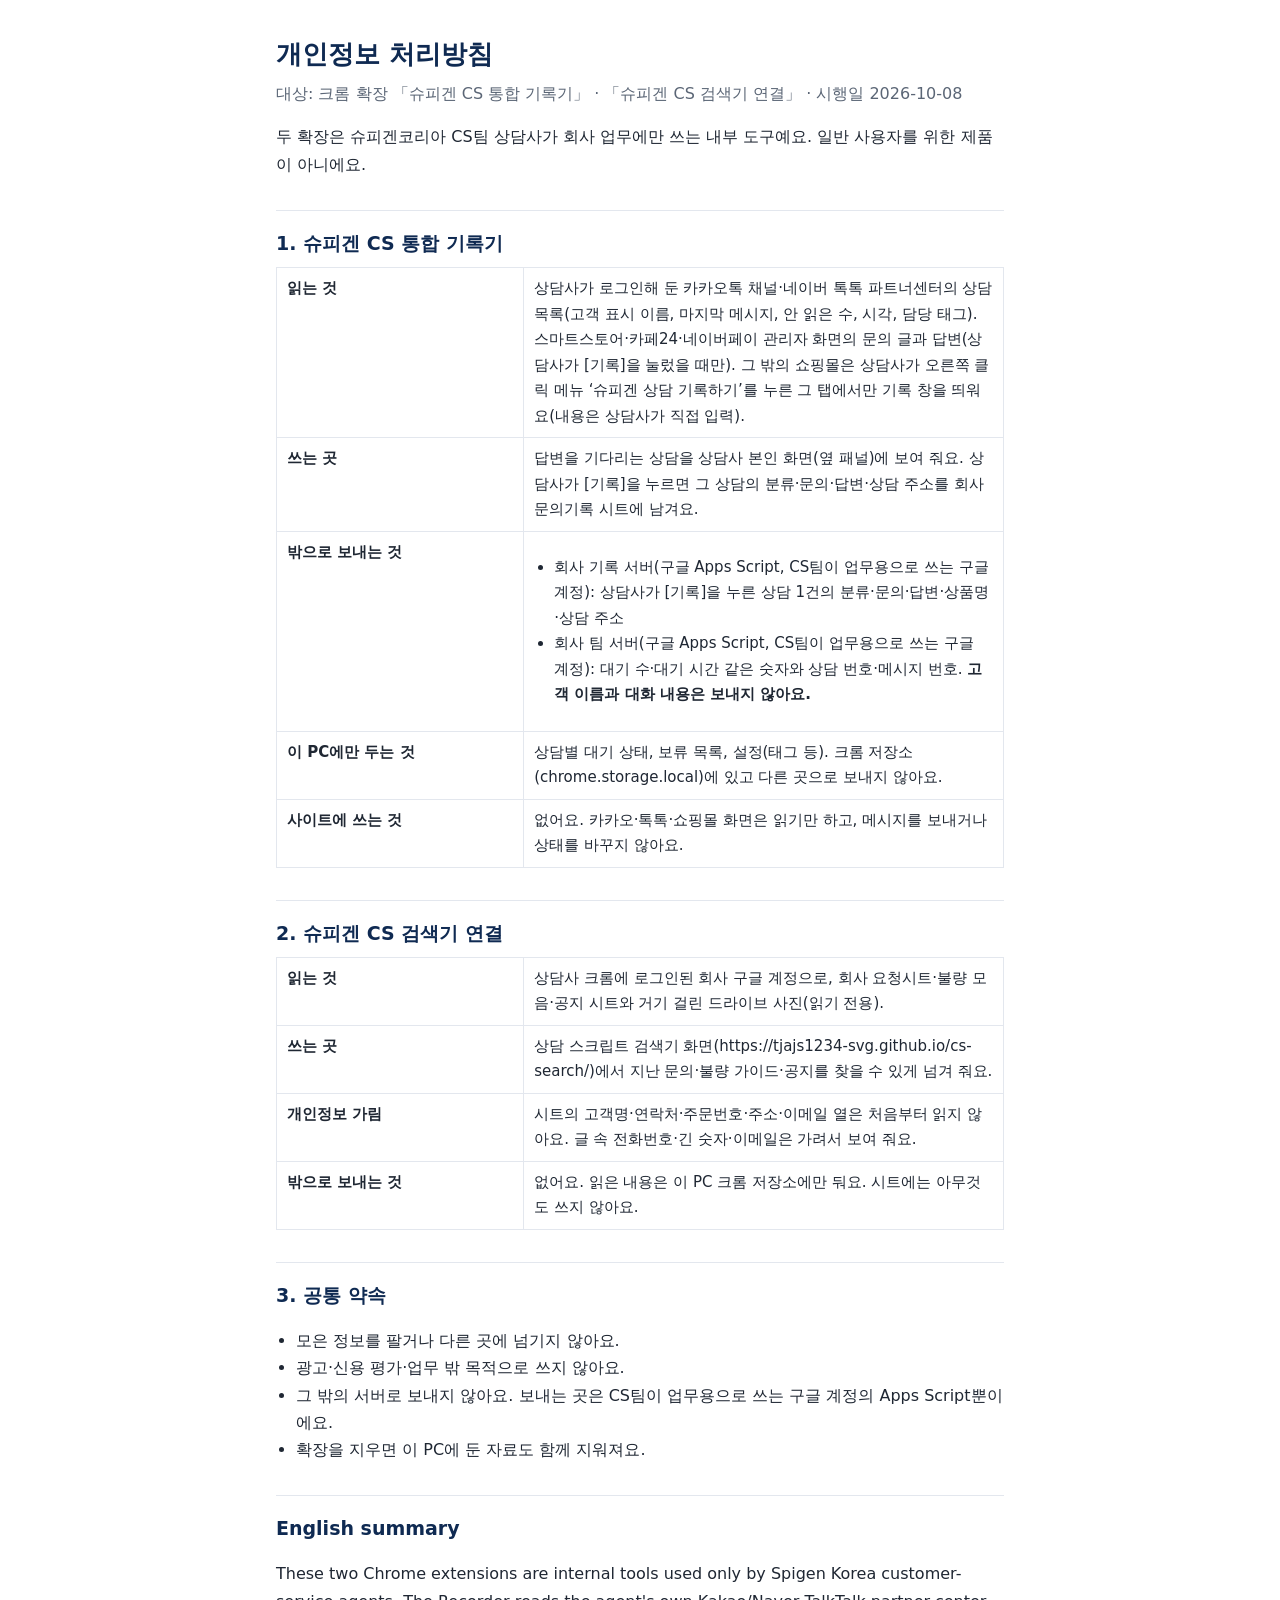
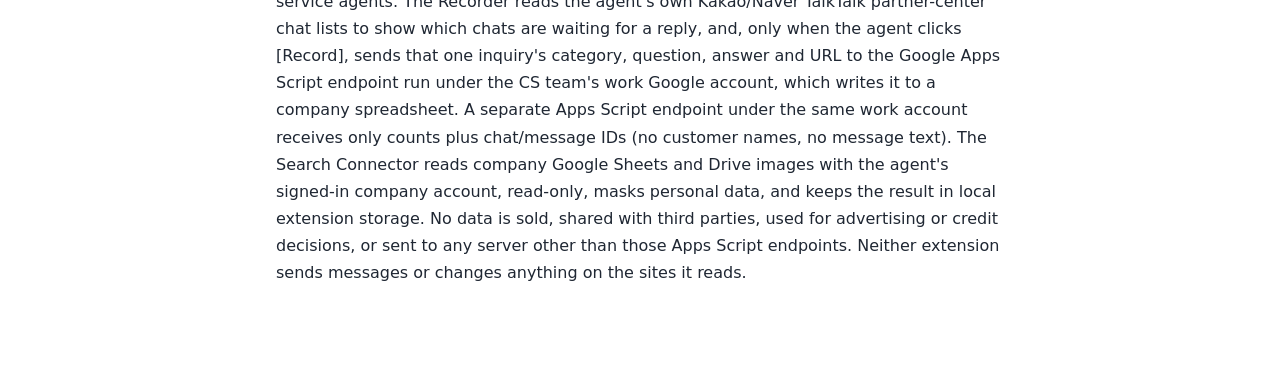
<file: privacy.html>
<!doctype html>
<html lang="ko">
<head>
<meta charset="utf-8">
<meta name="viewport" content="width=device-width, initial-scale=1">
<title>개인정보 처리방침 · 슈피겐 CS 상담 도구</title>
<style>
  :root { --bg: #ffffff; --fg: #1f2733; --muted: #5b6676; --line: #e3e7ee; --head: #0f2a52; }
  @media (prefers-color-scheme: dark) { :root { --bg: #14181f; --fg: #e6e9ef; --muted: #a3acba; --line: #2a313c; --head: #9cc0ff; } }
  * { box-sizing: border-box; }
  body { margin: 0; background: var(--bg); color: var(--fg); font: 16px/1.7 "Malgun Gothic", "Noto Sans KR", system-ui, sans-serif; }
  main { max-width: 760px; margin: 0 auto; padding: 32px 16px 64px; }
  h1 { color: var(--head); font-size: 26px; margin: 0 0 4px; }
  h2 { color: var(--head); font-size: 19px; margin: 32px 0 8px; padding-top: 16px; border-top: 1px solid var(--line); }
  p.meta { color: var(--muted); margin: 0 0 16px; }
  table { width: 100%; border-collapse: collapse; margin: 8px 0; font-size: 15px; }
  th, td { text-align: left; vertical-align: top; padding: 8px 10px; border: 1px solid var(--line); }
  th { width: 34%; }
  ul { padding-left: 20px; }
</style>
</head>
<body>
<main>
  <h1>개인정보 처리방침</h1>
  <p class="meta">대상: 크롬 확장 「슈피겐 CS 통합 기록기」 · 「슈피겐 CS 검색기 연결」 · 시행일 2026-10-08</p>

  <p>두 확장은 슈피겐코리아 CS팀 상담사가 회사 업무에만 쓰는 내부 도구예요. 일반 사용자를 위한 제품이 아니에요.</p>

  <h2>1. 슈피겐 CS 통합 기록기</h2>
  <table>
    <tr><th>읽는 것</th><td>상담사가 로그인해 둔 카카오톡 채널·네이버 톡톡 파트너센터의 상담 목록(고객 표시 이름, 마지막 메시지, 안 읽은 수, 시각, 담당 태그). 스마트스토어·카페24·네이버페이 관리자 화면의 문의 글과 답변(상담사가 [기록]을 눌렀을 때만). 그 밖의 쇼핑몰은 상담사가 오른쪽 클릭 메뉴 ‘슈피겐 상담 기록하기’를 누른 그 탭에서만 기록 창을 띄워요(내용은 상담사가 직접 입력).</td></tr>
    <tr><th>쓰는 곳</th><td>답변을 기다리는 상담을 상담사 본인 화면(옆 패널)에 보여 줘요. 상담사가 [기록]을 누르면 그 상담의 분류·문의·답변·상담 주소를 회사 문의기록 시트에 남겨요.</td></tr>
    <tr><th>밖으로 보내는 것</th><td>
      <ul>
        <li>회사 기록 서버(구글 Apps Script, CS팀이 업무용으로 쓰는 구글 계정): 상담사가 [기록]을 누른 상담 1건의 분류·문의·답변·상품명·상담 주소</li>
        <li>회사 팀 서버(구글 Apps Script, CS팀이 업무용으로 쓰는 구글 계정): 대기 수·대기 시간 같은 숫자와 상담 번호·메시지 번호. <b>고객 이름과 대화 내용은 보내지 않아요.</b></li>
      </ul>
    </td></tr>
    <tr><th>이 PC에만 두는 것</th><td>상담별 대기 상태, 보류 목록, 설정(태그 등). 크롬 저장소(chrome.storage.local)에 있고 다른 곳으로 보내지 않아요.</td></tr>
    <tr><th>사이트에 쓰는 것</th><td>없어요. 카카오·톡톡·쇼핑몰 화면은 읽기만 하고, 메시지를 보내거나 상태를 바꾸지 않아요.</td></tr>
  </table>

  <h2>2. 슈피겐 CS 검색기 연결</h2>
  <table>
    <tr><th>읽는 것</th><td>상담사 크롬에 로그인된 회사 구글 계정으로, 회사 요청시트·불량 모음·공지 시트와 거기 걸린 드라이브 사진(읽기 전용).</td></tr>
    <tr><th>쓰는 곳</th><td>상담 스크립트 검색기 화면(https://tjajs1234-svg.github.io/cs-search/)에서 지난 문의·불량 가이드·공지를 찾을 수 있게 넘겨 줘요.</td></tr>
    <tr><th>개인정보 가림</th><td>시트의 고객명·연락처·주문번호·주소·이메일 열은 처음부터 읽지 않아요. 글 속 전화번호·긴 숫자·이메일은 가려서 보여 줘요.</td></tr>
    <tr><th>밖으로 보내는 것</th><td>없어요. 읽은 내용은 이 PC 크롬 저장소에만 둬요. 시트에는 아무것도 쓰지 않아요.</td></tr>
  </table>

  <h2>3. 공통 약속</h2>
  <ul>
    <li>모은 정보를 팔거나 다른 곳에 넘기지 않아요.</li>
    <li>광고·신용 평가·업무 밖 목적으로 쓰지 않아요.</li>
    <li>그 밖의 서버로 보내지 않아요. 보내는 곳은 CS팀이 업무용으로 쓰는 구글 계정의 Apps Script뿐이에요.</li>
    <li>확장을 지우면 이 PC에 둔 자료도 함께 지워져요.</li>
  </ul>

  <h2>English summary</h2>
  <p>These two Chrome extensions are internal tools used only by Spigen Korea customer-service agents. The Recorder reads the agent's own Kakao/Naver TalkTalk partner-center chat lists to show which chats are waiting for a reply, and, only when the agent clicks [Record], sends that one inquiry's category, question, answer and URL to the Google Apps Script endpoint run under the CS team's work Google account, which writes it to a company spreadsheet. A separate Apps Script endpoint under the same work account receives only counts plus chat/message IDs (no customer names, no message text). The Search Connector reads company Google Sheets and Drive images with the agent's signed-in company account, read-only, masks personal data, and keeps the result in local extension storage. No data is sold, shared with third parties, used for advertising or credit decisions, or sent to any server other than those Apps Script endpoints. Neither extension sends messages or changes anything on the sites it reads.</p>
</main>
</body>
</html>
</file>
<file: css/app.css>
/* 상담 스크립트 검색기 — 화면 하나(위 탭 4개). 넓으면 3단(분류 · 결과 · 작성공간), 좁으면 위아래로 */
:root{
  --bg:#eef0f4; --surface:#ffffff; --surface2:#f6f7f9; --sunk:#e9ecf1;
  --ink:#151922; --ink2:#454d5e; --ink3:#737b8c; --line:#e0e4ea; --line2:#cfd5de;
  --accent:#2c52c0; --accent-ink:#ffffff; --accent-soft:#e8edfb; --accent-line:#b9c8f1;
  --good:#1d7a4c; --good-soft:#e4f3ea; --warn:#8f5400; --warn-soft:#fbf0dc; --danger:#c0392b; --danger-soft:#fbe9e6;
  --mark:#ffe58a; --shadow:0 18px 50px rgba(20,28,45,.18); --shadow-s:0 1px 2px rgba(20,28,45,.06);
  --f-body:"Pretendard Variable",Pretendard,"Malgun Gothic","맑은 고딕","Apple SD Gothic Neo","Noto Sans KR",system-ui,sans-serif;
  --f-code:ui-monospace,"Cascadia Mono",Consolas,"D2Coding",monospace;
  --top:64px; color-scheme:light;
}
@media (prefers-color-scheme:dark){:root:not([data-theme="light"]){
  --bg:#101219; --surface:#191c24; --surface2:#20242e; --sunk:#14161d;
  --ink:#eef0f5; --ink2:#c0c6d3; --ink3:#8f97a8; --line:#2b303c; --line2:#3a404e;
  --accent:#8ea9ff; --accent-ink:#0d1530; --accent-soft:#222d52; --accent-line:#3b4c86;
  --good:#6fd29c; --good-soft:#163226; --warn:#f0bf69; --warn-soft:#372a13; --danger:#ff8e80; --danger-soft:#3c201c;
  --mark:#6b5414; --shadow:0 18px 50px rgba(0,0,0,.55); --shadow-s:0 1px 2px rgba(0,0,0,.4); color-scheme:dark}}
:root[data-theme="dark"]{
  --bg:#101219; --surface:#191c24; --surface2:#20242e; --sunk:#14161d;
  --ink:#eef0f5; --ink2:#c0c6d3; --ink3:#8f97a8; --line:#2b303c; --line2:#3a404e;
  --accent:#8ea9ff; --accent-ink:#0d1530; --accent-soft:#222d52; --accent-line:#3b4c86;
  --good:#6fd29c; --good-soft:#163226; --warn:#f0bf69; --warn-soft:#372a13; --danger:#ff8e80; --danger-soft:#3c201c;
  --mark:#6b5414; --shadow:0 18px 50px rgba(0,0,0,.55); --shadow-s:0 1px 2px rgba(0,0,0,.4); color-scheme:dark}

*{box-sizing:border-box}
[hidden]{display:none!important}
html,body{height:100%;margin:0}
body{background:var(--bg);color:var(--ink);font:15px/1.65 var(--f-body);word-break:keep-all;overflow-wrap:anywhere;-webkit-font-smoothing:antialiased;overflow:hidden}
button,input,textarea,select{font:inherit;color:inherit}
button{cursor:pointer}
button:disabled{opacity:.5;cursor:default}
:focus-visible{outline:2px solid var(--accent);outline-offset:2px}
svg{flex:none}
.sr{position:absolute;width:1px;height:1px;overflow:hidden;clip:rect(0 0 0 0);white-space:nowrap}

.app{height:100%;display:flex;flex-direction:column;min-height:0}
/* 위 */
.top{flex:none;height:var(--top);display:flex;align-items:center;gap:6px;padding:0 14px;background:var(--surface);border-bottom:1px solid var(--line)}
.tabs{display:flex;gap:4px;min-width:0;overflow-x:auto;scrollbar-width:none}
.tabs::-webkit-scrollbar{display:none}
.tab{position:relative;flex:none;display:flex;align-items:center;gap:8px;height:46px;padding:0 16px;border:0;border-radius:11px;background:transparent;color:var(--ink2);font-size:15.5px;font-weight:600}
.tab svg{width:22px;height:22px}
.tab:hover{background:var(--surface2);color:var(--ink)}
.tab[aria-selected="true"]{background:var(--accent-soft);color:var(--accent)}
.badge{min-width:20px;height:20px;padding:0 6px;border-radius:999px;background:var(--danger);color:#fff;font-size:12px;font-weight:700;line-height:20px;text-align:center;font-variant-numeric:tabular-nums}
.top .sp{flex:1}
.iconbtn{flex:none;display:flex;align-items:center;gap:7px;height:40px;padding:0 12px;border:1px solid transparent;border-radius:10px;background:transparent;color:var(--ink2);font-size:14px;font-weight:600}
.iconbtn svg{width:22px;height:22px}
.iconbtn:hover,.iconbtn[aria-expanded="true"]{background:var(--surface2);color:var(--ink)}
.banner{flex:none;display:flex;align-items:center;gap:10px;padding:8px 18px;font-size:14px;border-bottom:1px solid var(--line);background:var(--warn-soft);color:var(--warn)}
/* 2026-11-03 띠 표시: 빨간 띠 · 흰 글씨(주인 v2_1, 테이프 띠에서 바꿈) + [복사] 위 빨간 상자 — 밝게·어둡게 모두 같은 색 */
.banner.tape{padding:12px 20px;gap:0;border-bottom:0;cursor:pointer;background:#c62828;color:#fff}
.banner.tape .tin{flex:1;min-width:0;display:flex;align-items:center;gap:12px}
.banner.tape svg{width:24px;height:24px;flex:none}
.banner.tape .tg{flex:none;font-weight:900;font-size:15px;background:#fff;color:#c62828;padding:4px 11px;border-radius:999px;white-space:nowrap}
.banner.tape .t{font-size:19px;font-weight:800}
.banner.tape button{flex:none;background:#fff;color:#c62828;border-radius:9px;padding:9px 16px;font-size:15px;font-weight:800;text-decoration:none}
.bandbox{margin:0 14px;border:3px solid #c0392b;background:#fbe9e6;color:#8b2a1f;border-radius:12px;padding:10px 12px;display:flex;flex-direction:column;gap:4px}
.bandbox .bh{display:flex;align-items:center;gap:7px;font-weight:800;font-size:15px}
.bandbox .bh svg{width:20px;height:20px;flex:none}
.bandbox .bt{border:0;background:transparent;padding:2px 0;text-align:left;font:inherit;font-weight:700;font-size:14px;line-height:1.45;color:#5a1a12;cursor:pointer;text-decoration:underline;text-underline-offset:3px}
.bandbox .bm{font-size:12px;color:#8b2a1f}
.ptag.band{background:#c62828;color:#fff}
.ncard.band{border:3px solid #c0392b;box-shadow:0 0 0 3px #fbe9e6}
.ncard.flash{animation:nflash .8s ease-in-out 3}
@keyframes nflash{50%{box-shadow:0 0 0 8px rgba(198,40,40,.45)}}
@media (prefers-reduced-motion:reduce){.ncard.flash{animation:none}}
.banner svg{width:18px;height:18px}
.banner .t{flex:1;min-width:0;white-space:nowrap;overflow:hidden;text-overflow:ellipsis;font-weight:600}
.banner button,.banner a{border:0;background:transparent;color:inherit;font-weight:700;text-decoration:underline;padding:0;white-space:nowrap}

.views{flex:1;min-height:0;position:relative}
.view{position:absolute;inset:0;display:flex;min-height:0}
/* 스크립트 */
.side{flex:none;width:224px;display:flex;flex-direction:column;min-height:0;background:var(--surface);border-right:1px solid var(--line)}
.side .list{flex:1;min-height:0;overflow-y:auto;padding:12px 10px}
.cat{width:100%;display:flex;align-items:center;gap:8px;min-height:38px;padding:6px 10px;border:1px solid transparent;border-radius:10px;background:transparent;text-align:left;font-size:14.5px;color:var(--ink2)}
.cat svg{width:20px;height:20px;color:var(--ink3)}
.cat .nm{flex:1;min-width:0;white-space:nowrap;overflow:hidden;text-overflow:ellipsis}
.cat .c{font-size:12.5px;color:var(--ink3);font-variant-numeric:tabular-nums}
.cat:hover{background:var(--surface2);color:var(--ink)}
.cat[aria-current="true"]{background:var(--accent-soft);color:var(--accent);font-weight:600}
.cat[aria-current="true"] svg,.cat[aria-current="true"] .c{color:var(--accent)}
.cat.was{border-style:dashed;border-color:var(--accent-line)}
.sep{height:1px;background:var(--line);margin:8px}
.main{flex:1;min-width:0;display:flex;flex-direction:column;min-height:0}
.searchrow{flex:none;padding:16px 18px 10px;display:flex;flex-direction:column;gap:8px}
.search{position:relative}
.search>svg{position:absolute;left:15px;top:50%;transform:translateY(-50%);width:22px;height:22px;color:var(--ink3);pointer-events:none}
.search input{width:100%;height:52px;padding:0 48px;border:1.5px solid var(--line2);border-radius:14px;background:var(--surface);font-size:16.5px;outline:0;box-shadow:var(--shadow-s)}
.search input::-webkit-search-cancel-button{-webkit-appearance:none;appearance:none}
.search input:focus{border-color:var(--accent);box-shadow:0 0 0 4px var(--accent-soft)}
.search .x{position:absolute;right:8px;top:50%;transform:translateY(-50%);width:36px;height:36px;border:0;border-radius:10px;background:transparent;color:var(--ink3);display:grid;place-items:center}
.search .x svg{width:20px;height:20px}
.search .x:hover{background:var(--surface2);color:var(--ink)}
.scope{display:flex;align-items:center;gap:8px;flex-wrap:wrap;min-height:26px;font-size:13.5px;color:var(--ink3)}
.scope b{color:var(--ink);font-variant-numeric:tabular-nums}
.scope .chip{display:inline-flex;align-items:center;gap:6px;background:var(--accent-soft);color:var(--accent);border-radius:999px;padding:2px 10px;font-weight:600;font-size:13px}
.scope .chip svg{width:15px;height:15px}
.scope .warn{color:var(--warn);font-weight:600}
.scope .lk{border:0;background:transparent;color:var(--accent);font-weight:700;padding:0 2px}
.scope .grow{flex:1}
.results{flex:1;min-height:0;overflow-y:auto;padding:4px 18px 40px}
.grid{display:grid;grid-template-columns:repeat(auto-fill,minmax(270px,1fr));gap:10px;align-items:start}
.card{background:var(--surface);border:1px solid var(--line);border-radius:12px;padding:11px 14px 10px;display:flex;flex-direction:column;gap:4px;box-shadow:var(--shadow-s)}
.card:hover{border-color:var(--line2)}
.card.open{grid-column:1/-1;border-color:var(--accent-line);box-shadow:0 0 0 3px var(--accent-soft)}
.card .meta{display:flex;align-items:center;gap:8px;font-size:12px;color:var(--ink3);min-width:0;margin:-3px 0 -2px}
.card .meta .src{white-space:nowrap;overflow:hidden;text-overflow:ellipsis;min-width:0}
.card .meta .sp{flex:1}
.mini{flex:none;width:32px;height:32px;border:0;border-radius:9px;background:transparent;color:var(--ink3);display:grid;place-items:center}
.mini svg{width:20px;height:20px}
.mini:hover{background:var(--surface2);color:var(--ink)}
.mini.on{color:#e0a100}
.card h3{margin:0;font-size:15px;line-height:1.4;font-weight:700;letter-spacing:-.01em}
.card .pv{margin:0;color:var(--ink2);font-size:13.5px;line-height:1.6;display:-webkit-box;-webkit-line-clamp:2;-webkit-box-orient:vertical;overflow:hidden;cursor:pointer}
.card .full{display:flex;flex-direction:column;gap:2px}
.para{position:relative;margin:0;padding:8px 10px;border-radius:10px;font-size:14.5px;line-height:1.7;white-space:pre-wrap;cursor:pointer;border:1px solid transparent}
.para:hover{background:var(--accent-soft);border-color:var(--accent-line)}
.para:hover::after{content:"＋ 이 문단만 담기";position:absolute;right:8px;top:6px;font-size:12px;font-weight:700;color:var(--accent);background:var(--surface);border-radius:999px;padding:1px 9px;border:1px solid var(--accent-line)}
.caution{display:flex;gap:8px;background:var(--warn-soft);color:var(--warn);border-radius:10px;padding:8px 12px;font-size:13.5px;white-space:pre-wrap}
.caution svg{width:18px;height:18px;margin-top:2px}
.ph-blank{background:var(--warn-soft);color:var(--warn);border-radius:4px;padding:0 2px}
.acts{display:flex;gap:8px;margin-top:4px;flex-wrap:wrap;align-items:center}
.card .acts{gap:6px;margin-top:5px}
.card .acts .btn{height:34px;font-size:13.5px;padding:0 11px;border-radius:9px;gap:5px}
.card .acts .btn svg{width:17px;height:17px}
.card .mini{width:28px;height:28px}
.card .mini svg{width:18px;height:18px}
.card .addedTag{display:none;font-size:11.5px;font-weight:700;color:var(--good);background:var(--good-soft);border-radius:999px;padding:0 8px}
.card.added .addedTag{display:inline-block}
.card.added{border-color:color-mix(in srgb,var(--good) 35%,var(--line))}
/* 마우스를 올리면 뜨는 전체 문안 미리보기 */
.peek{position:fixed;z-index:55;width:min(400px,calc(100vw - 16px));max-height:min(62vh,540px);display:flex;flex-direction:column;gap:8px;background:var(--surface);border:1px solid var(--line2);border-radius:12px;box-shadow:var(--shadow);padding:12px 14px 10px;pointer-events:auto}
.peek:not([hidden]){animation:pkin .13s ease-out}@keyframes pkin{from{opacity:0;transform:translateY(3px)}to{opacity:1;transform:none}}@media (prefers-reduced-motion:reduce){.peek:not([hidden]){animation:none}}
.peek .pk-h b{font-size:14.5px;line-height:1.4}
.peek .pk-b{overflow:hidden;min-height:0;flex:1 1 auto;position:relative;display:flex;flex-direction:column;gap:8px}
.peek .pk-b p{margin:0;font-size:13.5px;line-height:1.65;white-space:pre-wrap;color:var(--ink)}
.peek .pk-b.more::after{content:"";position:absolute;left:0;right:0;bottom:0;height:42px;background:linear-gradient(transparent,var(--surface))}
.peek .pk-f{flex:none;font-size:11.5px;color:var(--ink3)}
.peek .caution{font-size:12.5px;padding:6px 10px}
.btn{display:inline-flex;align-items:center;justify-content:center;gap:7px;height:40px;padding:0 14px;border:1px solid var(--line2);border-radius:10px;background:var(--surface);color:var(--ink);font-size:14.5px;font-weight:600;white-space:nowrap;text-decoration:none}
.btn svg{width:20px;height:20px}
.btn:hover{border-color:var(--accent);color:var(--accent)}
.btn.primary{background:var(--accent);border-color:var(--accent);color:var(--accent-ink)}
.btn.primary:hover{filter:brightness(1.07);color:var(--accent-ink)}
.btn.ghost{border-color:transparent;background:transparent;color:var(--ink2)}
.btn.ghost:hover{background:var(--surface2);color:var(--ink)}
.btn.danger{color:var(--danger)}
.btn.big{height:52px;font-size:16px;border-radius:12px;padding:0 20px}
.btn.big svg{width:22px;height:22px}
.btn.sm{height:34px;font-size:13.5px;padding:0 11px}
mark{background:var(--mark);color:inherit;border-radius:3px;padding:0 1px}
.empty{padding:48px 20px;text-align:center;color:var(--ink3);font-size:14.5px;line-height:1.8;white-space:pre-line}
.secthd{display:flex;align-items:center;gap:10px;margin:2px 0 12px}
.secthd b{font-size:15px}
.secthd .sp{flex:1}
.shortcut{display:inline-flex;align-items:center;gap:6px;font-size:13px;color:var(--ink3)}
.shortcut input{width:84px;height:32px;padding:0 9px;border:1px solid var(--line2);border-radius:8px;background:var(--surface2);font-size:14px}
/* 작성공간 */
.composer{flex:none;width:380px;display:flex;flex-direction:column;min-height:0;background:var(--surface);border-left:1px solid var(--line)}
.composer .hd{display:flex;align-items:baseline;gap:8px;padding:16px 18px 8px}
.composer .hd b{font-size:16px}
.composer .hd span{margin-left:auto;font-size:12.5px;color:var(--ink3);font-variant-numeric:tabular-nums}
.scbtn{align-self:center;display:inline-flex;align-items:center;gap:5px;height:28px;padding:0 10px;border:1px solid var(--line2);border-radius:8px;background:transparent;color:var(--ink2);font-size:12.5px;font-weight:700;cursor:pointer}
.scbtn:hover{border-color:var(--accent);color:var(--accent)}
.scbtn em{font-style:normal;color:var(--ink3);font-variant-numeric:tabular-nums}
.sclist{display:grid;gap:6px;max-height:min(42vh,360px);overflow:auto;margin:4px 0 2px}
.scrow{display:grid;grid-template-columns:auto minmax(0,1fr) auto;gap:10px;align-items:center;padding:8px 10px;border:1px solid var(--line);border-radius:10px}
.scrow kbd{font:700 14px var(--font,inherit);background:var(--accent-soft,#eef);color:var(--accent);border-radius:7px;padding:2px 8px;min-width:44px;text-align:center}
.scrow .t{min-width:0;white-space:nowrap;overflow:hidden;text-overflow:ellipsis;font-size:14px;color:var(--ink2)}
.scrow .t small{color:var(--ink3);margin-right:6px}
.scrow.base{background:var(--accent-soft,#eef3ff);border-color:transparent}
.scrow .fixed{font-size:12px;font-weight:700;color:var(--ink3);padding:0 8px}
.scadd{display:grid;grid-template-columns:110px minmax(0,1fr);gap:8px;align-items:start}
@media (max-width:560px){.scadd{grid-template-columns:minmax(0,1fr)}}
.composer textarea{flex:1;min-height:0;margin:0 14px;padding:14px 15px;border:1.5px solid var(--line2);border-radius:14px;background:var(--surface2);font-size:15px;line-height:1.75;resize:none;outline:0}
.composer textarea:focus{border-color:var(--accent);background:var(--surface);box-shadow:0 0 0 4px var(--accent-soft)}
.snip{margin:8px 16px 0;font-size:13px;color:var(--accent);font-weight:600;min-height:0}
.blank{margin:6px 16px 0;min-height:22px;font-size:13px;color:var(--warn);display:flex;gap:6px;align-items:center}
.blank svg{width:16px;height:16px}
.blank button{border:0;background:transparent;color:inherit;text-decoration:underline;font-weight:700;padding:0}
/* 날짜 빈칸 채우기 단추 */
/* 1차 카드 안의 2차 안내 */
.card.paired{grid-column:1/-1}
.card .pair{margin-top:8px;border-top:1px dashed var(--line2);padding-top:8px;display:flex;flex-direction:column;gap:6px}
.card .pair-h{display:flex;gap:8px;align-items:center;flex-wrap:wrap;font-size:14px}
.card .pair-s{font-size:12px;color:var(--ink3)}
.card .pair-t p{margin:0 0 6px;font-size:13.5px;line-height:1.65;white-space:pre-wrap}
.cbtns{display:grid;grid-template-columns:minmax(0,1.6fr) minmax(0,1fr);gap:10px;padding:12px 14px 16px}
.cbtns .ccm{display:none}
/* 문의 · 불량 · 공지 */
.wide{flex:1;min-width:0;display:flex;flex-direction:column;min-height:0}
.wide .searchrow{flex-direction:row;align-items:center;gap:10px;flex-wrap:wrap}
.wide .search{flex:1 1 360px;min-width:0}
.sel{height:52px;padding:0 12px;border:1.5px solid var(--line2);border-radius:14px;background:var(--surface);font-size:15px}
.filters{display:flex;gap:6px;flex-wrap:wrap}
.fchip{height:36px;padding:0 13px;border:1px solid var(--line2);border-radius:999px;background:var(--surface);font-size:13.5px;font-weight:600;color:var(--ink2)}
.fchip[aria-pressed="true"]{background:var(--ink);border-color:var(--ink);color:var(--surface)}
.stack{display:flex;flex-direction:column;gap:12px;max-width:1040px}
.sec{font-size:13px;font-weight:700;color:var(--ink3);margin:6px 0 -2px}
/* 10/17 문의 검색: 검색한 제품코드가 불량가이드에 있으면 맨 위 경고 */
.defalert{display:flex;flex-direction:column;gap:4px;padding:14px 16px;border-radius:12px;background:#FFF1F0;border:1.5px solid #F04452;color:#B42318}
.defalert b{font-size:16px}
.defalert span{font-size:13.5px;color:#7A271A}
:root[data-theme="dark"] .defalert{background:#3A1A1C;border-color:#F66570;color:#FFB4B9}
:root[data-theme="dark"] .defalert span{color:#FFD0D3}
@media (prefers-color-scheme:dark){:root:not([data-theme="light"]) .defalert{background:#3A1A1C;border-color:#F66570;color:#FFB4B9}:root:not([data-theme="light"]) .defalert span{color:#FFD0D3}}
.rcard{background:var(--surface);border:1px solid var(--line);border-radius:14px;padding:14px 18px;display:flex;flex-direction:column;gap:8px;box-shadow:var(--shadow-s)}
.rcard .meta{display:flex;align-items:center;gap:8px;flex-wrap:wrap;font-size:13px;color:var(--ink3)}
.sku{font-family:var(--f-code);font-size:13px;font-weight:600;color:var(--ink);background:var(--surface2);border:1px solid var(--line);border-radius:7px;padding:1px 8px}
button.sku{cursor:pointer}
button.sku:hover{border-color:var(--accent);color:var(--accent)}
.ptag{font-size:12px;font-weight:700;border-radius:999px;padding:1px 9px;background:var(--surface2);color:var(--ink2)}
.ptag.def{background:var(--danger-soft);color:var(--danger)}
.ptag.ok{background:var(--good-soft);color:var(--good)}
.ptag.new{background:var(--accent);color:var(--accent-ink)}
.ptag.old{background:var(--warn-soft);color:var(--warn)}
.ptag.chg{background:var(--accent-soft,#e8eefb);color:var(--accent)}
.cat.chg .nm{color:var(--accent);font-weight:800}
.rcard h3{margin:0;font-size:16px;font-weight:700}
.qa{display:grid;grid-template-columns:72px minmax(0,1fr);gap:4px 12px;font-size:14.5px;line-height:1.7;margin:0}
.qa dt{color:var(--ink3);font-size:13px;font-weight:600;padding-top:2px}
.qa dd{margin:0;white-space:pre-wrap;min-width:0}
.qa dd.ans{background:var(--good-soft);border-radius:10px;padding:8px 12px}
.qa dd.clamp{display:-webkit-box;-webkit-line-clamp:4;-webkit-box-orient:vertical;overflow:hidden}
.morebtn{align-self:flex-start;border:0;background:transparent;color:var(--accent);font-weight:700;font-size:13.5px;padding:0}
/* 사진 */
.photos{display:flex;gap:8px;flex-wrap:wrap}
.ph{position:relative;width:132px;height:104px;border-radius:11px;overflow:hidden;border:1px solid var(--line);background:var(--sunk);padding:0;cursor:zoom-in}
.big .ph{width:168px;height:132px}
.ph img{width:100%;height:100%;object-fit:cover;display:block;transition:transform .2s}
.ph:hover img{transform:scale(1.04)}
.ph .play{position:absolute;inset:0;display:grid;place-items:center;background:linear-gradient(transparent 40%,rgba(0,0,0,.35))}
.ph .play i{width:38px;height:38px;border-radius:50%;background:rgba(255,255,255,.92);display:grid;place-items:center}
.ph .play svg{width:18px;height:18px;color:#111;margin-left:3px}
.ph .more{position:absolute;inset:0;display:grid;place-items:center;background:rgba(10,14,22,.55);color:#fff;font-weight:700;font-size:18px}
.ph .lbl{position:absolute;left:6px;bottom:5px;font-size:11px;font-weight:700;color:#fff;text-shadow:0 1px 2px rgba(0,0,0,.6)}
.ph .no{position:absolute;inset:0;display:grid;place-items:center;text-align:center;padding:8px;font-size:12px;color:var(--ink3);line-height:1.4}
.ph .spin{position:absolute;inset:0;background:linear-gradient(100deg,var(--sunk) 30%,var(--surface2) 50%,var(--sunk) 70%);background-size:300% 100%;animation:sh 1.4s infinite}
@keyframes sh{to{background-position:-100% 0}}
.links{display:flex;gap:6px;flex-wrap:wrap}
.ncard{background:var(--surface);border:1px solid var(--line);border-radius:14px;padding:16px 20px;display:flex;flex-direction:column;gap:10px}
.ncard.unread{border-color:var(--accent-line);box-shadow:0 0 0 3px var(--accent-soft)}
.ncard .nh{display:flex;gap:8px;align-items:center;flex-wrap:wrap}
.ncard h3{margin:0;font-size:17px}
.ncard .at{margin-left:auto;color:var(--ink3);font-size:13px}
.ncard .nb{margin:0;white-space:pre-wrap;font-size:15px;line-height:1.75}
.ncard .nb a{color:var(--accent)}
.setupcard{background:var(--surface);border:1px solid var(--line);border-radius:14px;padding:18px 20px;display:flex;flex-direction:column;gap:8px;max-width:1040px}
.setupcard h3{margin:0;font-size:16px}
.setupcard p{margin:0;color:var(--ink2);font-size:14.5px}
/* 팝업 */
.pop{position:fixed;z-index:30;top:calc(var(--top) - 6px);right:14px;width:min(440px,calc(100vw - 24px));max-height:calc(100vh - var(--top) - 20px);overflow-y:auto;background:var(--surface);border:1px solid var(--line);border-radius:14px;box-shadow:var(--shadow);padding:8px}
.pop .phd{padding:8px 10px 6px;font-size:13px;font-weight:700;color:var(--ink3)}
.calc{width:min(400px,calc(100vw - 24px));padding:12px 14px 14px}
.ctabs{display:grid;grid-template-columns:1fr 1fr;gap:4px;background:var(--surface2);border-radius:11px;padding:4px;margin-bottom:12px}
.ctabs button{height:38px;border:0;border-radius:8px;background:transparent;font-weight:600;font-size:14px;color:var(--ink2)}
.ctabs button[aria-selected="true"]{background:var(--surface);color:var(--ink);box-shadow:var(--shadow-s)}
.calc label{display:block;font-size:13px;font-weight:700;color:var(--ink2);margin:0 0 6px}
.calc input{width:100%;height:46px;padding:0 12px;border:1.5px solid var(--line2);border-radius:11px;background:var(--surface);font-size:16px;outline:0;font-variant-numeric:tabular-nums}
.calc input:focus{border-color:var(--accent)}
.calc .sub{margin:0 0 10px;color:var(--ink3);font-size:13px}
.calc .out{margin-top:12px;display:flex;flex-direction:column;gap:6px}
.due{background:var(--surface2);border-radius:12px;padding:12px 14px}
.due .dlb{font-size:13px;color:var(--ink3)}
.due .dt{font-size:20px;font-weight:700;margin:2px 0 6px;font-variant-numeric:tabular-nums}
.due .dnth{margin-top:8px;font-size:14px;font-weight:700;color:var(--ink2)}
.pill{display:inline-block;font-size:13px;font-weight:700;border-radius:999px;padding:2px 10px}
.pill.ok{background:var(--good-soft);color:var(--good)}.pill.no{background:var(--danger-soft);color:var(--danger)}
.memo{font-size:13px;color:var(--warn);background:var(--warn-soft);border-radius:10px;padding:8px 11px}
.err{font-size:13.5px;color:var(--danger)}
.rate{display:flex;align-items:center;gap:10px;background:var(--surface2);border-radius:10px;padding:9px 12px;font-variant-numeric:tabular-nums}
.rate .a{flex:1}.rate .a b{display:block;font-size:14px}.rate .a span{font-size:12.5px;color:var(--ink3)}
.rate .b{text-align:right}.rate .b span{display:block;font-size:12.5px;color:var(--ink3)}.rate .b b{font-size:16px}
.rate.off{opacity:.55}
/* 사진 크게 보기 */
.lb{position:fixed;inset:0;z-index:50;background:rgba(8,10,16,.94);display:grid;grid-template-rows:auto minmax(0,1fr) auto auto}
.lbtop{display:flex;align-items:center;gap:10px;padding:12px 14px;color:#e8ebf2;font-size:14px;flex-wrap:wrap}
.lbtop b{min-width:0;max-width:50vw;white-space:nowrap;overflow:hidden;text-overflow:ellipsis}
.lbtop .sp{flex:1}
.lbtop .cnt{font-variant-numeric:tabular-nums;color:#aab2c2}
.lbb{display:inline-flex;align-items:center;gap:7px;height:40px;padding:0 13px;border:1px solid rgba(255,255,255,.18);border-radius:10px;background:rgba(255,255,255,.06);color:#eef1f6;font-size:14px;font-weight:600;text-decoration:none}
.lbb svg{width:20px;height:20px}
.lbb:hover{background:rgba(255,255,255,.14)}
.stage{position:relative;display:grid;grid-template-columns:minmax(0,1fr);grid-template-rows:minmax(0,1fr);place-items:center;min-height:0;overflow:hidden;touch-action:none}
.stage.zoom{display:block;overflow:auto;cursor:grab}
.stage.grab,.stage.grab img{cursor:grabbing!important}
.stage img{max-width:calc(100% - 140px);max-height:calc(100% - 8px);width:auto;height:auto;object-fit:contain;border-radius:6px;cursor:default;user-select:none;-webkit-user-drag:none}
.stage.zoom img{display:block;max-width:none;max-height:none;height:auto;margin:0 auto;cursor:inherit}
.zgrp{display:inline-flex;align-items:center;gap:0}
.zgrp .lbb{border-radius:0;margin-left:-1px}
.zgrp .lbb:first-child{border-radius:10px 0 0 10px;margin-left:0}
.zgrp .lbb:last-child{border-radius:0 10px 10px 0}
.zgrp .zb{min-width:44px;justify-content:center;padding:0 12px;gap:5px}
.zr{width:130px;margin:0 4px;accent-color:#4ea1ff;cursor:pointer}
@media (max-width:860px){.zr{display:none}}
.lbhint{color:#aeb6c4;font-size:13px;text-align:center;padding:2px 0 8px}
.zgrp .zl{min-width:68px;justify-content:center;font-variant-numeric:tabular-nums}
.lbb:disabled{opacity:.4;cursor:default}
.stage iframe{width:min(1000px,calc(100% - 140px));height:min(80%,620px);border:0;border-radius:10px;background:#000}
.stage .msg{color:#cfd5e2;text-align:center;font-size:15px;line-height:1.8;white-space:pre-line}
.navb{position:absolute;top:50%;transform:translateY(-50%);width:54px;height:54px;border-radius:50%;border:1px solid rgba(255,255,255,.2);background:rgba(20,24,34,.7);color:#fff;display:grid;place-items:center}
.navb svg{width:26px;height:26px}
.navb.l{left:16px}.navb.r{right:16px}
.navb:hover{background:rgba(40,46,62,.9)}
.strip{display:flex;gap:8px;justify-content:center;padding:12px;overflow-x:auto}
.strip button{flex:none;width:72px;height:56px;border-radius:8px;overflow:hidden;border:2px solid transparent;padding:0;background:#222;opacity:.6}
.strip button[aria-current="true"]{border-color:#fff;opacity:1}
.strip img{width:100%;height:100%;object-fit:cover;display:block}
/* 창 · 알림 */
dialog.dlg{border:0;border-radius:16px;padding:20px 22px 18px;width:min(560px,calc(100vw - 32px));max-height:calc(100vh - 40px);background:var(--surface);color:var(--ink);box-shadow:var(--shadow)}
dialog.dlg::backdrop{background:rgba(10,14,22,.4)}
.dlg h2{margin:0 0 4px;font-size:18px}
.dlg h3{margin:18px 0 6px;font-size:14.5px}
.dlg p{margin:0 0 8px;color:var(--ink2);font-size:14px}
.dlg .st{background:var(--surface2);border-radius:12px;padding:10px 14px;font-size:14px;line-height:1.8}
.dlg .st b.ok{color:var(--good)}.dlg .st b.bad{color:var(--danger)}.dlg .st b.warn{color:var(--warn)}
.dlg label{display:block;font-size:13px;font-weight:700;color:var(--ink2);margin:10px 0 5px}
.dlg input[type=text],.dlg textarea{width:100%;border:1.5px solid var(--line2);border-radius:11px;background:var(--surface2);padding:10px 12px;font-size:15px;outline:0}
.dlg textarea{min-height:120px;resize:vertical;line-height:1.7}
.dlg textarea.code{min-height:70px;font:13px/1.5 var(--f-code)}
.dlg input:focus,.dlg textarea:focus{border-color:var(--accent);background:var(--surface)}
.dlg .acts{justify-content:flex-end;margin-top:16px}
.dlg .res{margin-top:8px;font-size:13.5px}
.dlg .res.bad{color:var(--danger);font-weight:600}.dlg .res.ok{color:var(--good);font-weight:600}
.seg{display:inline-grid;grid-auto-flow:column;gap:4px;background:var(--surface2);border-radius:11px;padding:4px}
.seg button{height:36px;padding:0 14px;border:0;border-radius:8px;background:transparent;font-weight:600;font-size:14px;color:var(--ink2)}
.seg button[aria-pressed="true"]{background:var(--surface);color:var(--ink);box-shadow:var(--shadow-s)}
.toast{position:fixed;z-index:60;left:50%;bottom:22px;transform:translateX(-50%);display:flex;gap:14px;align-items:center;background:var(--ink);color:var(--surface);border-radius:12px;padding:11px 16px;font-size:14.5px;font-weight:600;box-shadow:var(--shadow);max-width:calc(100vw - 32px)}
.toast.warn{background:var(--danger);color:#fff}
.toast button{border:0;background:transparent;color:inherit;text-decoration:underline;font-weight:700;padding:0}
.onboard{position:fixed;inset:var(--top) 0 0 0;z-index:20;background:var(--bg);display:grid;place-items:center;padding:24px;overflow:auto}
.onboard .box{width:min(560px,100%);background:var(--surface);border:1px solid var(--line);border-radius:18px;padding:26px 28px;box-shadow:var(--shadow-s)}
.onboard h2{margin:0 0 6px;font-size:21px}
.onboard p{color:var(--ink2);margin:0 0 12px}
.onboard textarea{width:100%;min-height:90px;border:1.5px solid var(--line2);border-radius:12px;background:var(--surface2);padding:12px;font:13px/1.5 var(--f-code);outline:0}
.onboard .res{min-height:22px;font-size:14px;margin:8px 0}
.onboard .res.bad{color:var(--danger);font-weight:600}

@media (max-width:1100px){.composer{width:330px}.side{width:196px}}
/* 창을 반만 띄운 PC(960px 안팎)에서도 맨 오른쪽 탭(OT)까지 다 보이게: 탭 그림을 빼고 글자만 */
@media (max-width:1180px) and (min-width:861px){.tab svg{display:none}.tab{padding:0 11px;gap:6px}}
/* 2026-11-18 [게시판/알림] 탭이 모두에게 보여 탭이 하나 늘어남: 1480 아래는 탭 그림 빼고, 1180 아래는 오른쪽 계산기·화면·설정을 그림만 */
@media (max-width:1480px) and (min-width:1181px){.tab svg{display:none}.tab{padding:0 13px;gap:6px}}
@media (max-width:1180px) and (min-width:861px){.iconbtn .t{display:none}}
@media (max-width:1000px) and (min-width:861px){.tab{padding:0 7px;gap:4px;font-size:14.5px}}
@media (max-width:860px){
  body{overflow:auto}
  .app{height:auto;min-height:100%}
  .views{min-height:calc(100vh - var(--top))}
  .view{position:static;flex-direction:column}
  .view[hidden]{display:none!important}
  .side{width:auto;border-right:0;border-bottom:1px solid var(--line)}
  .side .list{display:flex;gap:6px;overflow-x:auto;padding:10px 12px}
  .sep{display:none}
  .cat{flex:none;width:auto;min-height:36px;border:1px solid var(--line)}
  .main .results{overflow:visible}
  .composer{width:auto;border-left:0;border-top:1px solid var(--line);min-height:320px;padding-bottom:76px}
  /* 2026-10-21 좁은 창: 작성공간이 맨 아래로 내려가도 글자 수 · [복사] · [비우기] 띠는 화면 아래에 붙여 둠 */
  .cbtns{position:fixed;left:0;right:0;bottom:0;z-index:40;grid-template-columns:auto minmax(0,1.6fr) minmax(0,1fr);align-items:center;padding:10px 16px calc(10px + env(safe-area-inset-bottom,0px));background:var(--surface);border-top:1px solid var(--line);box-shadow:0 -6px 18px rgba(0,0,0,.08)}
  .cbtns .ccm{display:block;font-size:13px;font-weight:700;color:var(--ink3);font-variant-numeric:tabular-nums;cursor:pointer;white-space:nowrap}
  body:has(#v-scripts:not([hidden])) .toast{bottom:84px}
  .tab .t,.iconbtn .t{display:none}
  .tab{padding:0 12px}
  .stage img,.stage iframe{max-width:calc(100% - 24px);width:calc(100% - 24px)}
  .navb{width:44px;height:44px}
}
@media (prefers-reduced-motion:reduce){*{transition:none!important;animation:none!important}}
.ph[data-fail] .lbl,.ph[data-fail] .play{display:none}

/* 요청·건의 */
.bhead h2{margin:0 0 4px;font-size:20px}
.bhead p{margin:0;color:var(--ink2);font-size:14px}
.bwrite{background:var(--surface);border:1px solid var(--line);border-radius:14px;padding:12px;display:flex;flex-direction:column;gap:8px}
.bwrite .bbody{width:100%;min-height:84px;resize:vertical;border:1px solid var(--line2);border-radius:10px;padding:10px 12px;font:inherit;font-size:14.5px;background:var(--surface);color:var(--ink)}
.bwrite .brow{display:flex;gap:8px;align-items:center}
.bwrite .bname{width:140px;height:38px;border:1px solid var(--line2);border-radius:10px;padding:0 10px;font:inherit;background:var(--surface);color:var(--ink)}
.bwrite .grow{flex:1}
.fchip{height:32px;padding:0 12px;border-radius:999px;border:1px solid var(--line2);background:var(--surface);color:var(--ink2);font-weight:600;font-size:13px}
.fchip[aria-pressed="true"]{background:var(--accent);border-color:var(--accent);color:var(--accent-ink)}
.bpost{background:var(--surface);border:1px solid var(--line);border-radius:14px;padding:12px 14px;display:flex;flex-direction:column;gap:8px}
.bpost.fresh{border-color:var(--accent-line);box-shadow:0 0 0 3px var(--accent-soft)}
.bph{display:flex;gap:8px;align-items:center;flex-wrap:wrap;font-size:14px}
.bph .muted,.bcm .muted{color:var(--ink3);font-size:12.5px}
.bst{font-size:12px;font-weight:700;border-radius:999px;padding:1px 9px;background:var(--surface2);color:var(--ink2)}
.bst.st-new{background:var(--warn-soft);color:var(--warn)}
.bst.st-doing{background:var(--accent-soft);color:var(--accent)}
.bst.st-done{background:var(--good-soft);color:var(--good)}
.bst.st-hold{background:var(--surface2);color:var(--ink3)}
.bbody-t{margin:0;white-space:pre-wrap;font-size:14.5px;line-height:1.7}
.bcm{margin-left:12px;padding:6px 10px;border-left:3px solid var(--line2);display:flex;flex-wrap:wrap;gap:4px 8px;align-items:baseline;font-size:13.5px}
.bcm.admin{border-left-color:var(--accent);background:var(--accent-soft);border-radius:0 8px 8px 0}
.bcm p{margin:0;flex-basis:100%;white-space:pre-wrap;line-height:1.6}
.bpost .acts{gap:6px}
.bpost .acts .btn.sm.on{border-color:var(--accent);color:var(--accent)}
.bpost .bci{flex:1 1 200px;min-width:0;height:34px;border:1px solid var(--line2);border-radius:9px;padding:0 10px;font:inherit;font-size:13.5px;background:var(--surface);color:var(--ink)}

/* 2026.10 요청·건의(커뮤니티) · 근무 */
.bwrite .who{display:inline-flex;align-items:center;gap:6px;font-size:13.5px}
.bwrite .who .muted{color:var(--ink3);font-size:12.5px}
.bph .av{width:24px;height:24px;border-radius:50%;display:inline-grid;place-items:center;background:var(--accent-soft);color:var(--accent);font-size:12px;font-weight:700}
.bph .ccount{margin-left:auto}
.bcm .lk{margin-left:auto;font-size:12px;color:var(--ink3);background:none;border:0;cursor:pointer;padding:0}
.bcm .lk:hover{color:var(--danger,#d92d20)}
.wform .wrow{display:flex;gap:10px;flex-wrap:wrap}
.wl{display:flex;flex-direction:column;gap:4px;font-size:12.5px;color:var(--ink2)}
.win{height:38px;border:1px solid var(--line2);border-radius:10px;padding:0 10px;font:inherit;font-size:14px;background:var(--surface);color:var(--ink)}
.wnote{flex:1 1 220px;min-width:0}
.wnav{align-items:center;gap:10px}
.wcal{display:grid;grid-template-columns:repeat(5,minmax(0,1fr));gap:4px}
.wcal .wd{font-size:12px;color:var(--ink3);text-align:center;padding:2px 0}
.wcal .wc{min-height:84px;border:1px solid var(--line);border-radius:9px;padding:4px 6px;display:flex;flex-direction:column;gap:2px;background:var(--surface);font-size:12px}
.wcal .wc.blank{border:0;background:none}
.wcal .wc .n{font-weight:700;color:var(--ink2)}
.wcal .wc.off .n,.wcal .wc .h{color:var(--danger,#d92d20)}
.wcal .wc.sat .n{color:var(--accent)}
.wcal .wc.today{border-color:var(--accent-line);box-shadow:0 0 0 2px var(--accent-soft)}
.wcal .wc .h{font-size:11px;line-height:1.3}
.wcal .ot{font-size:11px;border-radius:5px;padding:0 4px;white-space:nowrap;overflow:hidden;text-overflow:ellipsis}
.wcal .ot{background:var(--surface2);color:var(--ink2)}
.wcal .ot.me{background:var(--accent-soft);color:var(--accent);font-weight:700}
.wgrid{display:grid;grid-template-columns:minmax(480px,1fr) 340px;gap:14px;align-items:start} /* 2026-11-15(1-4) 달력이 남는 폭을 다 씀 · 오른쪽은 합계·사람 칸 한 줄 */
#wlist{max-width:none}
#wlist>.bhead,#wlist>.bwrite{max-width:1040px}
.wside{display:flex;flex-direction:column;gap:12px;min-width:0}
.wside .wsum{max-width:none}
.wcards{display:grid;grid-template-columns:repeat(auto-fill,minmax(210px,1fr));gap:10px}
.wcard{background:var(--surface);border:1px solid var(--line);border-radius:12px;padding:10px 12px;display:flex;flex-direction:column;gap:2px}
.wcard.me{border-color:var(--accent-line);box-shadow:0 0 0 2px var(--accent-soft)}
.wch{display:flex;align-items:center;gap:6px;padding-bottom:6px;margin-bottom:2px;border-bottom:1px solid var(--line);font-size:14px}
.wch .av{width:22px;height:22px;border-radius:50%;display:inline-grid;place-items:center;background:var(--accent-soft);color:var(--accent);font-size:11.5px;font-weight:700}
.wch .muted{color:var(--ink3);font-size:12px}
.wch .wct{font-size:13.5px}
.wcard.me .wct{color:var(--accent)}
.wcr{display:flex;align-items:center;gap:8px;font-size:13px;padding:2px 0;font-variant-numeric:tabular-nums}
.wcr .d{color:var(--ink2);min-width:64px}
.wcr .t{font-weight:700}
.wcr .m{color:var(--ink3);font-size:12px}
.wch .grow,.wcr .grow{flex:1}
.wdel{border:0;background:none;color:var(--ink3);font-size:15px;line-height:1;cursor:pointer;padding:0 2px}
.wdel:hover{color:var(--danger)}
.wsum{background:var(--surface);border:1px solid var(--line);border-radius:12px;padding:12px 14px;display:flex;flex-direction:column;gap:6px}
.wsum h3{margin:0 0 4px;font-size:14px}
.wsum .muted{margin:0;color:var(--ink3);font-size:13px}
.wsr{display:flex;align-items:center;gap:8px;width:100%;font:inherit;font-size:13.5px;color:var(--ink);background:none;border:0;border-radius:8px;padding:5px 6px;margin:0 -6px;text-align:left;cursor:pointer;box-sizing:content-box}
button.wsr:hover{background:var(--surface2)}
.wsr span{flex:1}
.wsr small{color:var(--ink3);font-size:12px}
.wsr.me b{color:var(--accent)}
.wsr.on{background:var(--accent-soft);box-shadow:inset 0 0 0 1px var(--accent-line)}
.wsr.tot{cursor:default}
.wsum .muted{margin-top:4px}
.whint{margin:0;font-size:13px;color:var(--ink2)}
.wdays{display:flex;gap:6px;align-items:center}
.wdays .fchip{height:38px}
.wdate{width:150px}
.wtime{width:120px;font-size:17px;font-weight:700;letter-spacing:.04em;text-align:center}
.wprev{align-self:flex-end;padding-bottom:10px;font-size:13.5px;color:var(--ink3)}
.wprev.ok{color:var(--good);font-weight:700}
.wprev.bad{color:var(--danger)}
.wsr.tot{border-top:1px solid var(--line);padding-top:6px;margin-top:2px}
.wrow .wl{flex:none}
.wform .wrow{align-items:flex-end}
.wit{display:flex;flex-wrap:wrap;gap:6px 10px;align-items:center;background:var(--surface);border:1px solid var(--line);border-radius:12px;padding:10px 12px;font-size:14px}
.wit .muted{color:var(--ink3);font-size:13px}
.wit .btn{margin-left:auto}
@media (max-width:1100px){.wgrid{grid-template-columns:1fr}.wside .wsum{max-width:none}}
@media (max-width:640px){.wcal .wc{min-height:48px}.wcal .ot{font-size:10px}}

/* OT: 사람 칸이 한 달 내내 늘어나도 칸 높이는 그대로(안에서 스크롤) */
.wcl{max-height:236px;overflow-y:auto;margin-right:-6px;padding-right:6px;scrollbar-width:thin}
/* 2026-11-01 팀 기록 탭(오늘만 · 누구나 봄) */
#rlistT>.bhead{max-width:1100px}
.trk{max-width:1100px;display:flex;flex-direction:column;gap:14px}
.trk-upd{color:var(--ink3);font-size:13px}
.trk-me{background:var(--accent-soft);border:1px solid var(--accent-line);border-radius:12px;padding:12px 16px;font-size:15.5px}
.trk-me b{color:var(--accent)}
.trk-box{background:var(--surface);border:1px solid var(--line);border-radius:12px;padding:14px 16px}
.trk-box h3{margin:0 0 6px;font-size:16px}
.trk-sub{margin:0 0 8px;color:var(--ink3);font-size:13px}
.trk-scroll{overflow-x:auto}
.trk-t{width:100%;border-collapse:collapse;font-size:14px}
.trk-t th{text-align:left;font-weight:600;color:var(--ink3);font-size:12.5px;padding:6px 8px;border-bottom:1px solid var(--line);white-space:nowrap}
.trk-t td{padding:9px 8px;border-bottom:1px solid var(--line)}
.trk-t td.trk-bd{text-align:center;color:var(--ink3);font-weight:600} /* 2026-11-15 게시판 위주 한 칸 */
.trk-t tr.me td{background:var(--accent-soft)}
.trk-t .num{text-align:right;font-variant-numeric:tabular-nums}
.trk-t td.big{font-size:17px;font-weight:700}
.trk-mine{color:var(--ink3);font-weight:400}
/* 2026-11-03 응대 · 기록을 한 표에: 위 머리로 묶음 · 2026-11-03.5 응대(진행)·기록(완료) 같은 모양(파란색 없앰, 주인) + 한줄평 칸 */
.trk-rr tr.grp th{text-align:center;font-size:12px;padding:4px 8px;border-bottom:2px solid var(--line2);white-space:normal}
.trk-rvh{font-weight:400;color:var(--ink3)}
.trk-rr th.rv,.trk-rr td.rv{border-left:1px solid var(--line);text-align:left;width:46%;min-width:260px}
.trk-rr td.rv{font-size:14px;font-weight:600;line-height:1.45;white-space:normal;word-break:keep-all;overflow-wrap:anywhere}
.trk-rr td.rv span{display:block}.trk-rr td.rv .good{color:var(--good)}.trk-rr td.rv .z{color:var(--ink3);font-weight:400}
.trk-rr td.rv .it+.it{margin-top:8px}.trk-rr td.rv .strong{color:var(--danger)}.trk-rr td.rv .quiet{color:var(--ink3)}
.trk-rr th.rv .trk-rvh{font-weight:400;color:var(--ink3)}
.trk-rr th:nth-child(4),.trk-rr td:nth-child(4){border-left:1px solid var(--line)}
.trk-rr tr.grp th.g-rec{border-left:1px solid var(--line)}
.trk-note,.trk-foot{margin:6px 0 0;color:var(--ink3);font-size:12.5px}
/* 2026-11-01 공지 읽음 체크: [☐ 읽고 이해했어요] → 확인 창 → ☑ + 확인 시각 */
.ptag.ed{background:var(--warn-soft);color:var(--warn)}
.ncard .nchk{display:inline-flex;align-items:center;gap:10px;align-self:flex-start;padding:9px 14px;border:1.5px solid var(--accent-line);border-radius:11px;background:var(--accent-soft);color:var(--accent);font-weight:700;cursor:pointer}
.ncard .nchk input{width:20px;height:20px;margin:0;accent-color:var(--accent);cursor:pointer}
.ncard .nchk.done{border-color:var(--good-soft);background:var(--good-soft);color:var(--good);cursor:default}
.ncard .nchk.done input{accent-color:var(--good);cursor:default}
.ncard .nchk small{font-weight:500;color:var(--ink3);font-size:13px}
.nask{position:fixed;inset:0;z-index:300;display:grid;place-items:center;background:rgba(15,20,30,.45)}
.naskd{width:min(440px,calc(100vw - 32px));background:var(--surface);border-radius:16px;box-shadow:var(--shadow);padding:22px 24px}
.naskd h4{margin:0 0 8px;font-size:18px}
.naskd p{margin:0 0 6px;color:var(--ink2)}
.naskd p.q{font-weight:700;color:var(--ink)}
.naskd .acts{justify-content:flex-end;margin-top:14px}
/* 2026-11-03.7 정시 한줄평 팝업 */
.hpopd{width:min(480px,calc(100vw - 32px))}
.hpop-tag{display:inline-block;margin-bottom:8px;padding:3px 10px;border-radius:99px;background:var(--accent-soft,rgba(80,120,255,.12));color:var(--accent);font-size:12.5px;font-weight:700}
.hpop-st{display:grid;grid-template-columns:1fr 1fr;gap:10px;margin:12px 0 6px}
.hpop-n{border:1px solid var(--line);border-radius:12px;padding:10px 14px;display:flex;flex-direction:column;gap:2px}
.hpop-n span{font-size:13px;color:var(--ink2)}.hpop-n b{font-size:24px;font-variant-numeric:tabular-nums}
.naskd p.hpop-r{font-size:13.5px;color:var(--ink2);margin:0 0 10px}
.hpop-l{border-top:1px solid var(--line);padding-top:12px;display:flex;flex-direction:column;gap:6px}
.naskd .hpop-l p{margin:0;font-size:15.5px;font-weight:600;line-height:1.5;color:var(--ink);word-break:keep-all}.naskd .hpop-l p span{display:block}.naskd .hpop-l{gap:10px}
.naskd .hpop-l p.good{color:var(--good)}.naskd .hpop-l p.strong{color:var(--danger)}.naskd .hpop-l p.quiet{color:var(--ink3)}
.ncard .nchk .nbox{width:20px;height:20px;border-radius:5px;background:var(--good);color:#fff;display:grid;place-items:center;font-size:13px;font-weight:800}
/* 2026-11-02 문의 분류 표: 가로 스크롤 없이 칸 수만큼 나눔(분류가 늘면 칸이 좁아지고 글자도 조금 작아짐) · 이름 한 줄 · 사람마다 가장 많은 분류 강조 */
.trk:has(.trk-cat){max-width:min(1400px,100%)}
.trk-cat{width:100%;table-layout:fixed}
.trk-cat th,.trk-cat td,.trk-cat .num{text-align:center;padding:8px 4px}
.trk-cat th:first-child,.trk-cat td:first-child{width:76px;text-align:left;white-space:nowrap;padding-left:8px;border-right:1px solid var(--line)}
.trk-cat th.tot,.trk-cat td.tot{width:56px}
.trk-cat th{white-space:normal;vertical-align:bottom}
.trk-cat th span{display:block;word-break:keep-all;overflow-wrap:anywhere;line-height:1.25}
.trk-cat.many{font-size:13px}.trk-cat.many th{font-size:11.5px}
.trk-cat tbody tr:nth-child(even) td{background:color-mix(in srgb,var(--ink3) 5%,var(--surface))}
.trk-cat tr.me td{background:var(--accent-soft)}
.trk-cat td.z{color:color-mix(in srgb,var(--ink3) 45%,transparent)}
.trk-cat td.ctop b{display:inline-block;min-width:26px;padding:1px 6px;border-radius:999px;background:var(--accent);color:#fff;font-weight:800}
.trk-cat .tot{border-left:1px solid var(--line);font-weight:700}
.trk-cat tr.sum td{border-top:2px solid var(--line);background:var(--surface)}

/* 2026-11-04 대기 피드백: 문장 사이 띄움 */
.trk-rr td.rv .it+.it{margin-top:14px}.trk-rr td.rv .s+.s{margin-top:2px}
/* 11/05 주인: 다닥다닥 → 사실 문장은 붙여 두고, 보류 안내는 작은 회색 한 덩어리로 떼어 둠 · 항목 사이는 넓게 */
.trk-rr td.rv .tip,.naskd .hpop-l p .tip{margin-top:6px;font-size:12.5px;font-weight:400;line-height:1.5;color:var(--ink3)}
.naskd .hpop-l p span.s+span.s{margin-top:2px}
/* 2026-11-05 공지 상단 고정 */
.ptag.ptop{background:#1f3a8a;color:#fff}
.ncard.pinned{border-left:4px solid #1f3a8a}
/* 2026-11-05 공지 카드 아래: 왼쪽 [확인했어요] · 오른쪽 상담사별 세로 목록(이름 · ✓/✗ · 시각) */
.ncard .nfoot{display:flex;align-items:flex-end;gap:12px;flex-wrap:wrap}
/* 2026-11-06 내 피드백(본인 것만) · 새 피드백 창 */
#fbList>.bhead,#fbList>.fbsum,#fbList>.fbcards,#fbList>.empty,#fbList>.scope{max-width:1000px}
.fbhl{display:flex;align-items:baseline;gap:12px;flex-wrap:wrap}.fbhl .sp{flex:1}
.fbme{font-size:13px;color:var(--ink3)}
.fbsw{display:flex;gap:6px}.fbsw button{border:1px solid var(--line2);background:var(--surface);color:var(--ink2);border-radius:99px;padding:4px 12px;font:inherit;font-size:13px;cursor:pointer}
.fbsw button.on{border-color:var(--accent);color:var(--accent);font-weight:700}
.fbsum{display:flex;gap:8px;flex-wrap:wrap;margin:12px 0}
.fbsum span{font-size:13px;border:1px solid var(--line2);border-radius:99px;padding:4px 12px;color:var(--ink2)}.fbsum span.un{color:var(--accent);border-color:var(--accent-line)}
.fbcards{display:flex;flex-direction:column;gap:10px}
.fbcard{border:1px solid var(--line);border-radius:12px;padding:14px 16px;background:var(--surface)}
.fbcard.new{border-color:var(--accent-line);background:var(--accent-soft)}
.fbtop{display:flex;gap:8px;align-items:center;font-size:13px;color:var(--ink2);margin-bottom:8px;flex-wrap:wrap}.fbtop .sp{flex:1}
.fbty{font-size:12px;font-weight:800;border-radius:6px;padding:1px 8px;background:var(--danger-soft);color:var(--danger)}
.fbty.m{background:var(--warn-soft);color:var(--warn)}
.fbwrong,.fbfix{font-size:14.5px;line-height:1.6;color:var(--ink)}
.fbwrong .l,.fbfix .l{display:block;font-size:12px;font-weight:800;margin-bottom:2px}.fbwrong .l{color:var(--danger)}
.fbfix{margin-top:8px;border-left:3px solid var(--good);background:var(--good-soft);border-radius:8px;padding:8px 12px}.fbfix .l{color:var(--good)}
.fblink{font-weight:700;color:var(--accent);text-decoration:none;margin-right:6px}
.fbok{color:var(--good);font-weight:700;font-size:13px}
.fblk{margin-top:8px;font-size:13px}
.fbpopd{width:min(560px,calc(100vw - 32px))}
.fbpopd .fbcard{margin-top:10px}
.fbty.s{background:var(--accent-soft);color:var(--accent)}
.fbwrong.s .l{color:var(--accent)}
.fbtabs{display:flex;gap:4px;margin-top:14px;border-bottom:1px solid var(--line)}
.fbtab{border:0;background:none;font:inherit;font-size:14.5px;font-weight:700;color:var(--ink3);padding:9px 14px;border-bottom:2px solid transparent;margin-bottom:-1px;cursor:pointer}
.fbtab.on{color:var(--accent);border-bottom-color:var(--accent)}
.fbtab.hot:not(.on){color:var(--danger)}

/* 2026-11-09 QA 피드백 1,000자: 적은 줄 바꿈 · 빈 줄 그대로 */
.fbwrong>span:not(.l),.fbfix>span:not(.l){white-space:pre-line}
.fbpopd .fbcard{max-height:56vh;overflow:auto}
/* 2026-11-10 근태: 종류 고르기 · 연차·공가·결근 · 승인 ✓ / ⏳ 대기 · 저장 중(흐리게) */
.wkinds{display:flex;align-items:center;gap:6px;flex-wrap:wrap}
.wkinds .wkl{font-size:12.5px;color:var(--ink2);margin-right:2px}
.wkinds .fchip:disabled{opacity:.45;cursor:not-allowed}
.wparts{display:inline-flex;gap:6px;margin-left:12px}
.fchip.sub{height:32px;font-size:13px}
.fchip.sub[aria-pressed="true"]{background:var(--accent-soft);border-color:var(--accent-line);color:var(--accent)}
.lvok{display:inline-grid;place-items:center;width:13px;height:13px;border-radius:50%;background:var(--good);color:#fff;font-size:9px;font-weight:900;line-height:1;flex:none}
.lvwait{display:inline-flex;align-items:center;gap:2px;background:var(--warn-soft);color:var(--warn);border-radius:4px;padding:0 3px;font-size:10.5px;font-weight:700;flex:none;white-space:nowrap}
.lvrej{font-size:11px;font-weight:700;color:var(--danger)}
.wcal .ot.lv{display:flex;align-items:center;gap:3px}
.wcal .ot.lv b{font-weight:700}
.wpend{opacity:.5}
.wlegend{display:inline-flex;gap:14px;margin-left:14px;font-size:12.5px;color:var(--ink2);align-items:center;flex-wrap:wrap}
.wlegend>span{display:inline-flex;align-items:center;gap:5px}
.wsums{display:flex;gap:12px;align-items:flex-start;flex-wrap:wrap}
.wsums .wsum{flex:1 1 220px;max-width:none}
.wlvsum .wsr b{font-weight:600}
.wlvsum .lvwaitn{color:var(--warn);font-weight:700}
.wcr.lvr .t{font-weight:600}
.wcr.lvr .t.pend{color:var(--warn)}
.wcr.lvr .t.rej{color:var(--danger);text-decoration:line-through}
.wlvhint{color:var(--warn)}
.wnote{height:38px}
/* 결근은 빨간 이름(주인 11/10) */
.wcal .ot.lv.absent,.wcal .ot.lv.absent.me{background:var(--danger-soft);color:var(--danger);font-weight:700}
.wcr.lvr .t.absent{color:var(--danger)}
.wcal .ot.lv.late,.wcal .ot.lv.late.me{background:var(--warn-soft);color:var(--warn);font-weight:700}
.wcr.lvr .t.late{color:var(--warn)}
/* 2026-11-10 사람 칸에서 퇴근 시각(20:10)·야근(1시간 10분)이 두 줄로 쪼개지지 않게 */
.wcr .t,.wcr .m,.wcr .d{white-space:nowrap}
.wcr{gap:6px}
/* 2026-11-10.4 넓은 화면(주인 ㄱ): 문의 검색은 카드를 화면 끝까지(1920 모니터에서 한 줄에 4개) · 요청·건의는 쓰는 칸 끝까지 + 글 두 줄 · 스크립트 분류 이름 안 잘림 */
#rlist{max-width:none}
/* 2026-11-17 요청·건의도 한 칸(주인: 두 칸은 높이가 달라 들쭉날쭉) — 아래 '완료' 묶음 */
#blist{max-width:1100px}
.cat .nm{white-space:normal;overflow:visible;text-overflow:clip;line-height:1.3;word-break:keep-all}
/* 2026-11-10.5 공지도 큰 화면에서 두 개씩(주인 ㄱ) */
/* 2026-11-15 공지 C(주인): 두 칸 대신 한 칸 · 읽기 좋은 폭 */
#nlist{max-width:1100px}

/* 2026-11-12 [게시판](예전 현황·업무) · [계정] — 2026-11-18 [게시판/알림]은 모두(업무는 각 PC에만) · [계정]만 관리 열쇠 PC */
.ldgrid{display:grid;grid-template-columns:minmax(0,1fr) minmax(0,1fr);gap:18px;align-items:start;max-width:1400px}
@media (max-width:1100px){.ldgrid{grid-template-columns:minmax(0,1fr)}}
.ldcard{background:var(--surface);border:1px solid var(--line);border-radius:16px;padding:16px 18px;box-shadow:var(--shadow-s)}
.ldcard h2{margin:0;font-size:19px}
.ldh{display:flex;align-items:center;gap:8px;flex-wrap:wrap}
.ldsp{flex:1}
.ldday{font-size:15px;min-width:92px;text-align:center}
.ldsub{color:var(--ink3);font-size:13px;margin:4px 0 10px}
.ldsub.warn{color:var(--warn)}
.ldmut{color:var(--ink3);font-size:13px}
.ldtot{display:flex;align-items:baseline;gap:10px;flex-wrap:wrap;background:var(--accent-soft);border-radius:12px;padding:8px 14px;margin-bottom:8px}
.ldtot b{font-size:28px;color:var(--accent);font-variant-numeric:tabular-nums}
.ldtot span{color:var(--ink2);font-size:13.5px}
.ldrows{display:flex;flex-direction:column}
.ldrow{display:flex;align-items:center;gap:8px;min-height:34px;padding:2px 4px;border-bottom:1px solid var(--line);font-size:14.5px}
.ldcol{min-width:26px;font:700 11.5px var(--f-code);color:var(--ink3)}
.ldnm{flex:1;display:flex;align-items:center;gap:6px}
.ldrow.zero .ldnm,.ldrow.zero .ldv{color:var(--ink3);font-weight:500}
.ldrow.skip{background:var(--danger-soft);opacity:.75}
.ldrow.skip .ldnm{color:var(--ink3)}
.ldskip{font-size:12px;color:var(--ink3)}
.ldv{min-width:30px;text-align:right;font-size:16px;font-variant-numeric:tabular-nums}
.ldadj{width:26px;height:26px;padding:0;border:1px solid var(--line2);border-radius:7px;background:var(--surface2);color:var(--ink2);font-size:15px;line-height:1}
.ldadj:disabled{opacity:.35}
.ldhand{font-size:11.5px;font-weight:700;color:var(--warn);background:var(--warn-soft);border-radius:6px;padding:0 6px}
.ldcopy{display:flex;gap:8px;flex-wrap:wrap;margin-top:12px}
.ldnote{margin-top:10px;font-size:13px;color:var(--ink2);background:var(--surface2);border-radius:10px;padding:8px 12px;line-height:1.7}
.ldother{color:var(--warn);font-weight:600}
.ldform{display:grid;gap:6px;background:var(--surface2);border-radius:12px;padding:10px;margin-bottom:8px}
.ldform input,.ldpin input,.ldmore input,.ldbar .ldq{height:38px;border:1px solid var(--line2);border-radius:9px;padding:0 10px;background:var(--surface);min-width:0}
.ldfr{display:flex;gap:6px;align-items:center;flex-wrap:wrap}
.ldfr input[type=date]{width:150px}.ldfr input[type=time]{width:110px}
.ldlist{display:flex;flex-direction:column}
.ldtd{display:flex;gap:10px;align-items:flex-start;padding:9px 2px;border-bottom:1px solid var(--line)}
.ldck{flex:none;width:24px;height:24px;padding:0;border-radius:50%;border:2px solid var(--line2);background:var(--surface);font-size:13px;font-weight:800;line-height:1;color:var(--ink3)}
.ldtd.due .ldck{border-color:var(--danger);color:var(--danger)}
.ldtd.done .ldck{background:var(--good);border-color:var(--good);color:#fff}
.ldti{flex:1;min-width:0}
.ldtt{font-weight:700;white-space:pre-wrap}
.ldtd.done .ldtt{text-decoration:line-through;color:var(--ink3)}
.ldtm{font-size:12.5px;color:var(--ink3)}
.ldtd.due .ldtm{color:var(--danger);font-weight:700}
.ldx{flex:none;border:0;background:transparent;color:var(--ink3);font-size:18px;line-height:1;padding:2px 6px}
.ldempty{color:var(--ink3);font-size:13.5px;margin:10px 2px}
.lddue{position:fixed;right:20px;bottom:20px;z-index:60;max-width:380px;background:var(--surface);border:2px solid var(--danger);border-radius:14px;padding:12px 14px;box-shadow:var(--shadow);display:flex;flex-direction:column;gap:6px}
.lddue b{color:var(--danger)}
.lddt{font-weight:700;white-space:pre-wrap}
.ldda{display:flex;gap:6px;justify-content:flex-end}
.ldlock{max-width:520px}
.ldpin{display:flex;gap:8px;flex-wrap:wrap}
.ldpin input{flex:1 1 160px}
.ldmsg{color:var(--danger);font-size:13.5px;min-height:20px;margin:6px 0 0}
.ldacct{max-width:1100px}
.ldbar{display:flex;gap:8px;flex-wrap:wrap;align-items:center;margin-bottom:10px}
.ldbar .ldq{flex:1 1 260px}
.ldacs{display:grid;grid-template-columns:repeat(auto-fill,minmax(420px,1fr));gap:10px}
.ldac{border:1px solid var(--line);border-radius:12px;padding:10px 12px;display:flex;flex-direction:column;gap:6px;background:var(--surface)}
.ldach{display:flex;gap:6px;align-items:center}
.ldsite{flex:1;min-width:0;border:0;background:transparent;font-weight:800;font-size:15.5px;padding:2px 0}
.ldacr{display:flex;gap:6px;align-items:center}
.ldlab{min-width:24px;font:700 11.5px var(--f-code);color:var(--ink3)}
.ldacr input{flex:1;min-width:0;height:34px;border:1px solid var(--line2);border-radius:8px;padding:0 9px;background:var(--surface2);font-family:var(--f-code)}
.ldmemo{width:100%;min-height:34px;border:1px solid var(--line);border-radius:8px;padding:6px 9px;background:var(--surface2);color:var(--ink2);font-size:13px;resize:vertical}
.ldmore{margin-top:12px;font-size:13.5px;color:var(--ink2)}
.ldmore[open]{display:flex;gap:6px;flex-wrap:wrap;align-items:center}
.ldmore summary{cursor:pointer;width:100%}

/* 2026-11-15 문의 검색 C(주인 ㄱ): 한 줄에 문의 하나 · 제목 줄 오른쪽 버튼 · 문의 | 답변 나란히 */
#rlist{gap:10px}
.rrow{padding:16px 22px 14px;gap:10px}
.rrow .rhd{display:flex;align-items:center;gap:8px 14px;flex-wrap:wrap;min-height:34px}
.rrow .rhd h3{font-size:16.5px;line-height:1.35;word-break:keep-all}
.rrow .rhd .acts{margin:0 0 0 auto;gap:6px;flex-wrap:nowrap}
.rrow .rhd .acts .btn.sm{height:32px}
.rrow .rhd .acts .btn.sm svg{width:17px;height:17px}
.rrow .rbody{display:grid;grid-template-columns:minmax(0,2fr) minmax(0,3fr);gap:28px;align-items:start}
.rrow .rcol{min-width:0}
.rrow .rlbl{font-size:12.5px;font-weight:700;color:var(--ink3);margin-bottom:3px}
.rrow .rlbl.sub{margin-top:10px}
.rrow .rtx{margin:0;font-size:15px;line-height:1.72;white-space:pre-wrap;word-break:keep-all;overflow-wrap:anywhere;color:var(--ink2)}
.rrow .rtx.none{color:var(--ink3);font-size:13.5px}
.rrow .ra{border-left:3px solid var(--good);padding-left:16px}
.rrow .ra .rtx{color:var(--ink)}
.rrow .rclamp{display:-webkit-box;-webkit-line-clamp:var(--ln,4);-webkit-box-orient:vertical;overflow:hidden}
.rrow .morebtn{margin-top:-2px}
.rrow .morebtn[hidden]{display:none}
@media (max-width:1100px){
  .rrow .rhd .acts{margin-left:0;width:100%;flex-wrap:wrap}
  .rrow .rbody{grid-template-columns:minmax(0,1fr);gap:12px}
}

/* 2026-11-15 공지 C: 누가 확인했나 — 이름표 한 줄 */
.ncard .nwho{margin-left:auto;display:flex;gap:6px;flex-wrap:wrap;justify-content:flex-end;align-self:center}
.ncard .nwc{display:inline-flex;align-items:center;gap:4px;font-size:12.5px;font-weight:600;padding:2px 10px;border-radius:999px;cursor:default}
.ncard .nwc.ok{background:var(--good-soft);color:var(--good)}
.ncard .nwc.no{background:var(--surface2);color:var(--ink3)}
.ncard .nwc .mk{font-weight:800}
/* 지난 공지: 한 줄로 접고, 누르면 그 자리에서 펼침 */
.nsec{margin:8px 2px -2px}
.nfoldbox{display:flex;flex-direction:column;background:var(--surface);border:1px solid var(--line);border-radius:14px;overflow:hidden;box-shadow:var(--shadow-s)}
.nfoldbox .ncard{border:0;border-radius:0;box-shadow:none;border-top:1px solid var(--line)}
.nfoldbox .ncard:first-child{border-top:0}
.nfoldbox .ncard:not(.nfold){background:var(--surface)}
.nfoldbox .ncard:not(.nfold) .nh{cursor:pointer}
.ncard .nfk,.ncard .npv{display:none}
.ncard.nfold{padding:12px 18px;cursor:pointer;gap:0}
.ncard.nfold>:not(.nh){display:none}.ncard.nfold .nfb{display:none}.ncard .nh .nfb{margin-left:4px;flex:0 0 auto}.ncard .nfb2{align-self:flex-end;margin-top:-6px}
.ncard.nfold:hover,.ncard.nfold:focus-visible{background:var(--surface2);outline:none}
.ncard.nfold .nh{flex-wrap:nowrap;gap:12px;min-width:0}
.ncard.nfold .nfk{display:inline-block;width:14px;text-align:center;color:var(--good);font-weight:800;flex:0 0 auto}
.ncard.nfold .nfk.no{color:var(--ink3)}
.ncard.nfold h3{font-size:15px;flex:0 1 auto;max-width:42%;white-space:nowrap;overflow:hidden;text-overflow:ellipsis}
.ncard.nfold .npv{display:block;flex:1 1 0;min-width:0;color:var(--ink3);font-size:14px;white-space:nowrap;overflow:hidden;text-overflow:ellipsis}
.ncard.nfold .at{flex:0 0 auto;margin-left:0}
.ncard.nfold .ptag{flex:0 0 auto}
@media (max-width:700px){.ncard.nfold .npv{display:none}.ncard.nfold h3{max-width:none;flex:1 1 0}}

/* 2026-11-16 A-3 이 문의 뒤에 나온 공지 */
.rrow .rlater{display:flex;align-items:center;gap:12px;background:#fff6db;border:1px solid #f0d58a;border-radius:10px;padding:8px 10px 8px 14px;font-size:14.5px;color:#6b4a00;min-width:0}
.rrow .rlater b{color:#3d2a00;white-space:nowrap}.rrow .rlater .rl-t{font-weight:700;color:#3d2a00;min-width:0;white-space:nowrap;overflow:hidden;text-overflow:ellipsis}.rrow .rlater .sp{flex:1}
.rrow .rlater .rl-go{height:34px;padding:0 14px;border-radius:9px;border:0;background:#8f5400;color:#fff;font-weight:800;font-size:14px;cursor:pointer;white-space:nowrap;flex:0 0 auto}.rrow .rlater .rl-go:hover{background:#6f4100}
:root[data-theme="dark"] .rrow .rlater{background:#3a2e12;border-color:#6b5414;color:#f0bf69}:root[data-theme="dark"] .rrow .rlater b,:root[data-theme="dark"] .rrow .rlater .rl-t{color:#ffe2a8}
@media (prefers-color-scheme:dark){:root:not([data-theme="light"]) .rrow .rlater{background:#3a2e12;border-color:#6b5414;color:#f0bf69}:root:not([data-theme="light"]) .rrow .rlater b,:root:not([data-theme="light"]) .rrow .rlater .rl-t{color:#ffe2a8}}
@media (max-width:700px){.rrow .rlater{flex-wrap:wrap}.rrow .rlater .rl-t{white-space:normal}}

/* 2026-11-16 A-4 멘트 고친 날 */
.card .meta .edl{font-size:12px;font-weight:700;color:var(--ink3);white-space:nowrap;margin-right:4px}.card .meta .edl.new{color:var(--accent)}
.peek .pk-h{display:flex;align-items:center;gap:10px}.peek .pk-h .pk-ed{margin-left:auto;font-size:12.5px;font-weight:700;color:var(--ink3);white-space:nowrap}.peek .pk-h .pk-ed.new{color:var(--accent)}

/* 2026-11-16 2-2 고친 공지 바뀐 곳 */
.ncard .nb.ndiff mark.nadd{background:#ffe58a;color:inherit;border-radius:3px;padding:0 2px}.ncard .nb.ndiff s.ndel{color:var(--ink3);text-decoration-color:var(--ink3)}
:root[data-theme="dark"] .ncard .nb.ndiff mark.nadd{background:#6b5414;color:#fff}

/* 2026-11-16 게시판 기록 시트에서 세기: [지금 다시 받기] */
.ldsub .ldagain{margin-left:8px;vertical-align:middle;padding:2px 10px;font-size:12px}

/* 2026-11-17 요청·건의 완료 묶음: 한 줄(✓ 완료 · 이름 · 첫 줄 · 댓글 수 · 날짜) · 누르면 그 자리에서 펼침 */
.bsec{margin:8px 2px -2px}
.bdonebox{display:flex;flex-direction:column;background:var(--surface);border:1px solid var(--line);border-radius:14px;overflow:hidden;box-shadow:var(--shadow-s)}
.bdonebox .bpost{border:0;border-radius:0;box-shadow:none;border-top:1px solid var(--line)}
.bdonebox .bpost:first-child{border-top:0}
.bdonebox .bpost:not(.bfold) .bph{cursor:pointer}
.bok{font-size:12px;font-weight:800;border-radius:999px;padding:1px 9px;background:var(--good-soft);color:var(--good);flex:0 0 auto}
.bph .bpv{display:none}
.bpost.bfold{padding:11px 16px;cursor:pointer;gap:0}
.bpost.bfold>:not(.bph){display:none}
.bpost.bfold:hover,.bpost.bfold:focus-visible{background:var(--surface2);outline:none}
.bpost.bfold .bph{flex-wrap:nowrap;gap:10px;min-width:0}
.bpost.bfold .av,.bpost.bfold .bfb{display:none}
.bpost.bfold .bpv{display:block;flex:1 1 0;min-width:0;color:var(--ink3);font-size:14px;white-space:nowrap;overflow:hidden;text-overflow:ellipsis}
.bpost.bfold .muted,.bpost.bfold .ptag{flex:0 0 auto}
.bpost.bfold .ccount{margin-left:0}
.bdone .bph .bfb{margin-left:auto}
.bdone .bph .ccount~.bfb{margin-left:8px}
.bpost .acts .btn.bdonebtn{border-color:var(--good);color:var(--good)}
@media (max-width:700px){.bpost.bfold .bpv{display:none}}
/* 2026-11-17 내 멘트 카드 오른쪽 위 [고치기] [지우기] */
.card .meta .mlk{display:inline-flex;align-items:center;gap:3px;border:0;background:none;padding:2px 4px;border-radius:6px;font:inherit;font-size:12.5px;font-weight:600;color:var(--ink2);cursor:pointer;white-space:nowrap}
.card .meta .mlk svg{width:14px;height:14px}
.card .meta .mlk:hover{background:var(--surface2)}
.card .meta .mlk.del{color:var(--danger)}
/* 2026-11-17 비밀번호 저장 창 막기: 글자 칸을 점으로 가림([보기]는 pwshow) */
input.pwmask:not(.pwshow){-webkit-text-security:disc;text-security:disc}
</file>
<file: admin/admin-ui.css>
/* 상담 회신 공통 디자인 토큰 (모니터 · 설정 · 팝업) */
:root{
 --paper:#F3F4F6;--card:#FFFFFF;--raised:#ECEEF1;--sunken:#E6E8EC;--ink:#1F2228;--ink-2:#3D424B;--muted:#6A707B;--faint:#80868F;--line:#E1E3E8;--line-2:#D2D5DB;
 --accent:#3659A2;--accent-2:#2C4B8C;--accent-soft:#E8EEF8;--on-accent:#FFFFFF;
 --success:#2F7A55;--success-soft:#E4F2EA;--warning:#8A5A0B;--warning-soft:#FBF1DE;--warning-line:#EBCB8F;--danger:#B23B34;--danger-soft:#FBE9E7;--danger-line:#EDB3AC;
 --kakao:#7A5C00;--kakao-soft:#FBF0C9;--naver:#1E6B45;--naver-soft:#DDF0E5;
 --shadow-1:0 1px 2px rgba(17,20,26,.05),0 1px 1px rgba(17,20,26,.03);--shadow-2:0 10px 30px rgba(17,20,26,.14),0 2px 6px rgba(17,20,26,.06);
 --r-s:8px;--r-m:12px;--r-l:16px;
 --font:"Pretendard Variable",Pretendard,"Malgun Gothic","Apple SD Gothic Neo",system-ui,sans-serif;
 color-scheme:light;
}
:root[data-theme="dark"]{
 --paper:#17191D;--card:#1F2227;--raised:#272A30;--sunken:#14161A;--ink:#ECEDEF;--ink-2:#C9CCD2;--muted:#A0A5AF;--faint:#868C96;--line:#2E3238;--line-2:#3A3F46;
 --accent:#8FB0F0;--accent-2:#A9C2F4;--accent-soft:#223352;--on-accent:#0F1622;
 --success:#7FCB9F;--success-soft:#1D3328;--warning:#E6BF73;--warning-soft:#352B18;--warning-line:#5E4A22;--danger:#F09A90;--danger-soft:#3B2220;--danger-line:#6B3530;
 --kakao:#F1D46B;--kakao-soft:#3A3219;--naver:#82D3A7;--naver-soft:#193325;
 --shadow-1:0 1px 2px rgba(0,0,0,.4);--shadow-2:0 12px 32px rgba(0,0,0,.5),0 2px 6px rgba(0,0,0,.3);
 color-scheme:dark;
}
*{box-sizing:border-box}
[hidden]{display:none!important}
html,body{margin:0;height:100%}
body{background:var(--paper);color:var(--ink);font:13px/1.45 var(--font);-webkit-font-smoothing:antialiased;letter-spacing:-.01em;font-feature-settings:"tnum" 0;word-break:keep-all;overflow-wrap:anywhere}
button,input,select{font:inherit;color:inherit;letter-spacing:inherit}
button{border:0;background:none;cursor:pointer;padding:0}
button:disabled{opacity:.5;cursor:default}
:focus-visible{outline:2px solid var(--accent);outline-offset:2px;border-radius:6px}
.num{font-variant-numeric:tabular-nums}
.btn{display:inline-flex;align-items:center;justify-content:center;gap:6px;height:32px;padding:0 12px;border-radius:9px;font-weight:600;font-size:12.5px;white-space:nowrap;transition:background .12s,box-shadow .12s}
.btn.primary{background:var(--accent);color:var(--on-accent)}
.btn.primary:hover{background:var(--accent-2)}
.btn.ghost{background:var(--card);border:1px solid var(--line-2);color:var(--ink-2)}
.btn.ghost:hover{background:var(--raised)}
.btn.lg{height:42px;padding:0 18px;font-size:14px;border-radius:11px}
.ib{width:30px;height:30px;display:grid;place-items:center;border-radius:8px;color:var(--muted)}
.ib:hover{background:var(--raised);color:var(--ink)}
.ib svg{width:17px;height:17px}
.ch{display:inline-grid;place-items:center;width:22px;height:22px;border-radius:7px;font-size:11px;font-weight:700;flex:none}
.ch.kakao{background:var(--kakao-soft);color:var(--kakao)}
.ch.naver{background:var(--naver-soft);color:var(--naver)}
.dot{width:8px;height:8px;border-radius:50%;background:var(--success);flex:none}
.dot.warn{background:var(--warning)}.dot.bad{background:var(--danger)}.dot.off{background:var(--faint)}
@media (prefers-reduced-motion:reduce){*{animation:none!important;transition:none!important}}

/* 관리자용 표시(관리 키가 맞는 PC에서만 보이는 화면) */
.adm{display:inline-flex;align-items:center;font-size:11px;font-weight:700;color:var(--accent);background:var(--accent-soft);border-radius:999px;padding:2px 8px;white-space:nowrap;align-self:center;letter-spacing:0}
/* 2.4.3 팀 현황 한 장 */
.tboard{max-width:980px;display:flex;flex-direction:column;gap:12px}
.btiles{display:grid;grid-template-columns:repeat(4,minmax(0,1fr));gap:10px}
@media (max-width:820px){.btiles{grid-template-columns:repeat(2,minmax(0,1fr))}}
.btile{display:flex;flex-direction:column;gap:4px;text-align:left;background:var(--card);border:1px solid var(--line);border-radius:var(--r-m);padding:12px 14px;box-shadow:var(--shadow-1);color:var(--ink);font:inherit}
button.btile{cursor:pointer}button.btile:hover{border-color:var(--line-2);background:var(--raised)}
.btile.warm{border-color:var(--warning-line);background:var(--warning-soft)}
.btile.hot{border-color:var(--danger-line);background:var(--danger-soft)}
.btile.warn{border-color:var(--warning-line)}
.btl{display:flex;align-items:center;gap:6px;font-size:12px;font-weight:700;color:var(--muted)}
.btag{font-size:11px;font-weight:600;color:var(--faint);background:var(--raised);border-radius:999px;padding:0 7px}
.binfo{margin-left:auto;cursor:help;color:var(--faint)}
.bbig{font-size:26px;line-height:1.15;font-weight:800;letter-spacing:-.02em;font-feature-settings:"tnum" 1}
.bsub{font-size:12px;color:var(--muted)}
.brows td{vertical-align:middle}.brows th,.brows td{text-align:left}.brows .bnum{text-align:right}.brows th:nth-child(3),.brows th:nth-child(4){text-align:right}
.brows th small{font-weight:500;color:var(--faint)}
.bwho{white-space:nowrap}.bwho .dot{display:inline-block;margin-right:7px;vertical-align:middle}
.bwait{display:flex;flex-wrap:wrap;gap:4px;align-items:center;min-width:160px}
.wchip{display:inline-grid;place-items:center;min-width:24px;height:22px;padding:0 4px;border-radius:5px;font-size:11px;font-weight:700;background:var(--success-soft);color:var(--success);font-feature-settings:"tnum" 1}
.wchip.o{background:var(--warning-soft);color:var(--warning)}.wchip.r{background:var(--danger-soft);color:var(--danger)}
.bpart{font-size:11px;font-weight:700;color:var(--warning);background:var(--warning-soft);border-radius:999px;padding:1px 8px}
.bnum{white-space:nowrap}.bnum b{font-size:15px;font-feature-settings:"tnum" 1}.bnum small{color:var(--muted)}
.bcare{display:flex;flex-wrap:wrap;gap:4px}
.bcare .ptag{border:0;cursor:pointer}.bcare .ptag.bad{background:var(--danger-soft);color:var(--danger)}.bcare .ptag.warn{background:var(--warning-soft);color:var(--warning)}
.bwarn td{font-size:12px;color:var(--warning);background:var(--warning-soft);padding-top:4px;padding-bottom:6px}
.bper{display:flex;align-items:center;gap:6px;max-width:1280px}
.bper .muted{margin-left:auto;font-size:12px}
/* 2.4.4 팀 현황: 상담사마다 가로 판 */
.tboard2{max-width:1280px;display:flex;flex-direction:column;gap:12px}
.pnow{display:flex;align-items:center;gap:14px;flex-wrap:wrap;background:var(--card);border:1px solid var(--line);border-radius:var(--r-m);padding:10px 16px;box-shadow:var(--shadow-1)}
.pnowb{font-size:14px;font-weight:700}.pnowb b{font-size:17px;margin:0 2px}.pnowb b.r{color:var(--danger)}
.plg{margin-left:auto;display:flex;gap:12px;align-items:center;font-size:12px;color:var(--muted);flex-wrap:wrap}
.plg i{display:inline-block;width:10px;height:10px;border-radius:3px;margin-right:4px;vertical-align:-1px}.plg i.g{background:var(--success-soft);border:1px solid var(--success)}.plg i.a{background:var(--warning-soft);border:1px solid var(--warning-line)}.plg i.r{background:var(--danger)}
.pplist{display:flex;flex-direction:column;gap:12px}
.pp{background:var(--card);border:1px solid var(--line);border-radius:var(--r-l);overflow:hidden;box-shadow:var(--shadow-1)}
.pp.alert{border-color:var(--danger-line);box-shadow:inset 5px 0 0 var(--danger),var(--shadow-1)}
.pph{display:flex;align-items:center;gap:8px;flex-wrap:wrap;padding:10px 18px;border-bottom:1px solid var(--line);background:var(--raised)}
.pph .av{width:30px;height:30px;font-size:13px}.pnm{font-size:16px;font-weight:800;margin-right:4px}
.cpill{display:inline-flex;align-items:center;gap:6px;font-size:12px;font-weight:700;border-radius:999px;padding:2px 10px 2px 3px;border:1px solid}
.cpill.ok{background:var(--success-soft);border-color:var(--success);color:var(--success)}
.cpill.bad{background:var(--danger-soft);border-color:var(--danger-line);color:var(--danger)}
.cpill.off{background:var(--card);border-color:var(--line);color:var(--faint)}
.clg{font-size:10.5px;font-weight:900;border-radius:999px;padding:1px 7px}.clg.kakao{background:#FEE500;color:#3A1D1D}.clg.naver{background:#03C75A;color:#fff}.clg.board{background:var(--accent-soft);color:var(--accent)}
.cpill.off .clg{opacity:.45}
.psay{margin-left:auto;font-size:13px;font-weight:700}.psay.r{color:var(--danger)}.psay.a{color:var(--warning)}.psay.g{color:var(--success)}.psay.m{color:var(--muted)}
.psig{font-size:11.5px;color:var(--faint)}
.ppb{display:grid;grid-template-columns:minmax(0,1.45fr) minmax(0,1.35fr) minmax(0,.95fr)}.ppb.one{grid-template-columns:minmax(0,1fr)}
@media (max-width:1100px){.ppb{grid-template-columns:1fr}.ppb .pcol+.pcol{border-left:0;border-top:1px solid var(--line)}}
.pcol{padding:12px 18px;min-width:0}.pcol+.pcol{border-left:1px solid var(--line)}
.plab{display:flex;align-items:baseline;gap:4px;font-size:12px;font-weight:700;color:var(--muted);margin-bottom:8px}.plab b{font-size:13px;color:var(--ink)}.plab .pr{margin-left:auto;font-weight:600;color:var(--faint)}
.pwl{display:flex;flex-direction:column;gap:5px}
.pw{display:grid;grid-template-columns:54px 38px minmax(0,1fr) auto;align-items:center;gap:8px;padding:5px 8px;border-radius:9px;border:1px solid var(--line)}
.pw.r{background:var(--danger-soft);border-color:var(--danger-line)}.pw.h{background:var(--raised)}.pw.h .pmin{font-size:11px;color:var(--ink-2)}.tholdl{margin-top:12px}.pw.a{background:var(--warning-soft);border-color:var(--warning-line)}
.pmin{font-weight:800;font-size:12.5px;text-align:center;border-radius:6px;padding:2px 0;background:var(--success-soft);color:var(--success);font-feature-settings:"tnum" 1}
.pw.r .pmin{background:var(--danger);color:#fff}.pw.a .pmin{background:var(--warning-line);color:var(--warning)}
.pw .chb{text-align:center}
.pcn{font-weight:700;font-size:12.5px;white-space:nowrap;overflow:hidden;text-overflow:ellipsis}
.pmsg{font-size:12.5px;color:var(--ink-2);white-space:nowrap;overflow:hidden;text-overflow:ellipsis}
/* 고객 마지막 말: 이름 줄 아래 한 줄을 통째로 · 두 줄까지 · 진한 글씨(팀장이 무슨 문의인지 바로 읽도록) */
.pw .pmsg{grid-column:2/-1;font-size:13px;color:var(--ink);line-height:1.45;white-space:normal;word-break:break-all;display:-webkit-box;-webkit-box-orient:vertical;-webkit-line-clamp:2;background:var(--card);border:1px solid var(--line);border-radius:4px 10px 10px 10px;padding:4px 9px}
.pre{font-size:10.5px;font-weight:800;color:#7C3AED;background:#F3E8FF;border-radius:4px;padding:1px 5px;margin-right:5px}
.pw .qlink{font-size:12px;border:1px solid var(--line-2);border-radius:7px;padding:1px 9px;background:var(--card)}
.pmore{font-size:12px;color:var(--muted);padding:2px 6px}
.pnone{font-size:13px;font-weight:700;color:var(--success);background:var(--success-soft);border-radius:9px;padding:9px 12px}.pnone.m{color:var(--muted);background:var(--raised);font-weight:600}
.pkv{display:flex;align-items:baseline;gap:12px}.pbig{font-size:28px;font-weight:800;line-height:1.1;letter-spacing:-.02em;font-feature-settings:"tnum" 1}.pbig small{font-size:14px;color:var(--muted);margin-left:2px}
.pph2{font-size:13px;color:var(--ink-2);font-weight:600}
.pgap{font-size:12px;color:var(--muted);margin-top:3px}.pgap.warn{color:var(--warning);font-weight:700}
.vb.pbars{height:64px;margin-top:8px}.vb.pbars .vc.later .vl{opacity:.5}
.pmiss{display:flex;flex-direction:column;gap:3px;border-radius:12px;padding:10px 12px;border:1px solid var(--danger-line);background:var(--danger-soft)}
.pmiss>b{font-size:24px;line-height:1.1;color:var(--danger);font-weight:800}.pmiss>span{font-size:12px;color:var(--ink-2)}
.pmiss.z{border-color:var(--line);background:var(--raised)}.pmiss.z>b{color:var(--faint)}
.ptags{display:flex;gap:5px;flex-wrap:wrap;margin:5px 0 7px}.ptags .ptag{font-size:11.5px;font-weight:800;border-radius:6px;padding:1px 8px;background:var(--card)}.ptags .d{color:var(--danger);border:1px solid var(--danger-line)}.ptags .g{color:var(--muted);border:1px solid var(--line)}
.ppx{border-top:1px solid var(--line);background:var(--paper);padding:10px 18px 14px}.tpd>.ppx{border:1px solid var(--line);border-radius:12px;margin-top:10px;background:var(--card)}.ppx .pxt td{vertical-align:middle}.ppx .pxt td:not(.pmsgc){white-space:nowrap}
.ppxh{display:flex;align-items:baseline;gap:10px;flex-wrap:wrap;margin-bottom:6px}.ppxh b{font-size:13.5px}.ppxh .muted{font-size:12px}
.pxt td{vertical-align:middle}.pmsgc{max-width:460px;white-space:nowrap;overflow:hidden;text-overflow:ellipsis;color:var(--ink-2)}
.pact{text-align:right;white-space:nowrap}.pact .qlink{margin-right:8px}
.pxt .st{font-size:11.5px;font-weight:800;border-radius:999px;padding:2px 10px;white-space:nowrap}.pxt .st.end{background:var(--danger);color:#fff}.pxt .st.ing{background:var(--raised);color:var(--muted)}.pxt .st.back{background:#F3E8FF;color:#7C3AED}
.ppw{border-top:1px solid var(--warning-line);background:var(--warning-soft);color:var(--warning);font-size:12px;padding:6px 18px}
.pp.offp .pph{background:var(--card)}.pp.offp .pnm{color:var(--muted)}.poff{padding:12px 18px;font-size:13px;color:var(--muted)}

/* 2.4.14 팀 현황 기록 칸: 채널별 · 업무 흐름 */
.pchs{display:flex;flex-wrap:wrap;gap:6px;align-items:center;margin-top:6px;font-size:12px}
.pchn{display:inline-flex;align-items:center;gap:4px}.pchn b{font-size:13px;font-feature-settings:"tnum" 1}.pchn.z{opacity:.45}
.pgl{margin-top:6px}
.bper input.in{height:30px;width:150px;margin-left:6px}.bper input.in.on{border-color:var(--primary);color:var(--primary);font-weight:700}

/* 2026-10-18 팀 현황 한 화면: 챙길 것 먼저 · 줄 세우기 비교 · 상담사별 표 · 면담 화면 */
.tview{display:flex;flex-direction:column;gap:12px;max-width:1280px}
.tkpi{display:grid;grid-template-columns:repeat(4,minmax(0,1fr));gap:10px}
.tk{display:flex;flex-direction:column;gap:2px;background:var(--card);border:1px solid var(--line);border-radius:var(--r-m);padding:12px 14px;box-shadow:var(--shadow-1)}
.tkl{font-size:11.5px;font-weight:700;color:var(--muted)}.tkb{font-size:22px;font-weight:800;font-variant-numeric:tabular-nums}.tks{font-size:11.5px;color:var(--faint)}
.tk.bad .tkb{color:var(--danger)}.tk.ok .tkb{color:var(--success)}
.tg2{display:grid;grid-template-columns:minmax(0,1fr) minmax(0,1fr);gap:12px}
.tpanel{background:var(--card);border:1px solid var(--line);border-radius:var(--r-l);padding:14px 16px;box-shadow:var(--shadow-1);min-width:0;display:flex;flex-direction:column;gap:8px}
.tph{display:flex;align-items:center;gap:8px;flex-wrap:wrap;font-size:13.5px}.tph b{font-weight:800}.tph .muted{font-size:12px}.tph .sp{flex:1}
.tdot{width:10px;height:10px;border-radius:50%;flex:none}.tdot.r{background:var(--danger)}.tdot.o{background:#E8961E}
.tact{display:flex;align-items:center;gap:8px;padding:7px 0;border-bottom:1px solid var(--line);font-size:12.5px;min-width:0}.tact:last-child{border-bottom:0}.tact.top{align-items:flex-start}
.tmin{color:var(--danger);font-variant-numeric:tabular-nums;min-width:38px}.tmsg{flex:1;min-width:0;color:var(--muted);white-space:nowrap;overflow:hidden;text-overflow:ellipsis}
.tsay{flex:1;min-width:0;display:flex;flex-direction:column;gap:2px}
.tword{font-size:12px;font-weight:700}.tword.r{color:var(--danger)}.tword.o{color:var(--warning)}.tword.g{color:var(--success)}.tword.m{color:var(--muted);font-weight:600}
.tfoot{font-size:11.5px;line-height:1.6;margin:0}
.tok{background:var(--success-soft);color:var(--success);border-radius:10px;padding:10px 14px;font-weight:700;font-size:13px}
/* 줄 세우기 막대 */
.rkrow{display:grid;grid-template-columns:repeat(3,minmax(0,1fr));gap:0}.rkrow.two{grid-template-columns:repeat(2,minmax(0,1fr))}
.rkcol{padding:0 14px;min-width:0}.rkcol+.rkcol{border-left:1px solid var(--line)}.rkcol:first-child{padding-left:0}
.rklab{font-size:12px;font-weight:700;color:var(--muted);margin-bottom:4px}
.rk{--rk-l:84px;--rk-r:46px;position:relative;display:flex;flex-direction:column;gap:6px;padding-top:18px}
.rkr{display:grid;grid-template-columns:76px minmax(0,1fr) 38px;gap:8px;align-items:center;font-size:12.5px}
.rkn{font-weight:700;color:var(--ink-2);white-space:nowrap;overflow:hidden;text-overflow:ellipsis}.rkr.me .rkn{color:var(--danger);font-weight:800}
.rkt{position:relative;height:16px;background:var(--raised);border-radius:5px}.rkt i{position:absolute;left:0;top:0;bottom:0;border-radius:5px;background:var(--accent);min-width:2px}
.rkr.rkm .rkt i{background:#9DB6E8}.rkr.rkb .rkt i{background:var(--danger)}.rkr.me:not(.rkb) .rkt i{box-shadow:inset 0 0 0 2px var(--ink)}
.rkv{text-align:right;font-weight:800;font-variant-numeric:tabular-nums}
.rkavl{position:absolute;top:16px;bottom:-3px;border-left:2px dashed var(--ink);opacity:.45;pointer-events:none}
.rkavt{position:absolute;top:0;transform:translateX(-50%);font-size:10.5px;font-weight:800;color:var(--ink-2);white-space:nowrap}
/* 상담사별 표 */
.ttable.tppl{min-width:980px}.ttable.tppl td{vertical-align:middle}
.tppl .tword{white-space:nowrap;font-size:11.5px}
/* 2026-11-05.7 머리글 두 줄(AT1): 글자 꺾임 없음 · 긴 이름은 정해 둔 자리(\n)에서만 줄바꿈 */
.ttable.tppl th{white-space:pre;line-height:1.3;vertical-align:bottom}
.ttable.tppl th,.ttable.tppl td{padding-left:8px;padding-right:8px}.ttable.tppl th.tgrp{white-space:nowrap}
.ttable.tppl th.tsolo{vertical-align:bottom}.ttable.tppl th.tsolo:first-child{text-align:left}
.ttable.tppl th.tgrp{text-align:center;color:var(--ink-2);font-weight:800;padding-top:6px;padding-bottom:4px}
.ttable.tppl tr.tgs th{padding-top:4px}
.ttable.tppl .gs{border-left:1px solid var(--line)}
.tprow{cursor:pointer}.tprow:hover td{background:var(--raised)}.tprow.bad td{background:var(--danger-soft)}.tprow.warn td{background:var(--warning-soft)}
.tprow td:first-child{white-space:nowrap}.tprow .nm{margin:0 4px 0 6px}.tprow .car{color:var(--faint);font-size:11px}
.ttable td.z2{color:var(--muted)}
.tconn{white-space:nowrap}.cst{font-size:11.5px;font-weight:800;border-radius:999px;padding:2px 9px}.cst.ok{background:var(--success-soft);color:var(--success)}.cst.off{background:var(--raised);color:var(--muted)}
tr.tpx>td{background:var(--paper);padding:10px 14px 14px;text-align:left}
.tpd{display:flex;flex-direction:column;gap:8px;max-width:1180px}.tpd .twrap{max-width:820px}
.tpd2{display:grid;grid-template-columns:minmax(0,1.3fr) minmax(0,1fr);background:var(--card);border:1px solid var(--line);border-radius:12px}
.tdet{background:var(--card);border:1px solid var(--line);border-radius:12px;padding:10px 14px}.tdet summary{cursor:pointer;font-weight:700;font-size:13px}.tdet[open] summary{margin-bottom:10px}
/* 하루 흐름 띠 */
.tlw{padding-top:22px}
.tl{position:relative;height:46px;background:var(--raised);border-radius:8px}
.tlln{position:absolute;top:4px;bottom:4px;border-radius:6px;background:repeating-linear-gradient(45deg,var(--line-2),var(--line-2) 3px,transparent 3px,transparent 6px)}
.tlgp{position:absolute;top:3px;bottom:3px;border:1.5px solid var(--danger);border-radius:6px;background:repeating-linear-gradient(45deg,var(--danger-soft),var(--danger-soft) 5px,transparent 5px,transparent 10px)}
.tlgp b{position:absolute;top:-19px;left:50%;transform:translateX(-50%);font-size:10.5px;color:var(--danger);white-space:nowrap}
.tltk{position:absolute;top:10px;bottom:10px;width:2px;margin-left:-1px;border-radius:1px;background:var(--accent)}
.tlax{position:relative;height:16px;font-size:10.5px;color:var(--faint)}.tlax span{position:absolute;transform:translateX(-50%);white-space:nowrap;top:2px}
/* 면담 화면 */
.tivh{display:flex;align-items:center;gap:10px;flex-wrap:wrap;margin-bottom:2px}.tivh .sp{flex:1}.tivh .sel{width:auto;min-width:110px;flex:0 0 auto;height:34px}.tivn{font-size:17px}
.av.big{width:30px;height:30px;font-size:13px}
.tsw{display:inline-flex;align-items:center;gap:6px;font-size:12.5px;font-weight:700;color:var(--ink-2);background:var(--card);border:1px solid var(--line);border-radius:999px;padding:5px 12px;cursor:pointer}
.thero{display:grid;grid-template-columns:repeat(3,minmax(0,1fr));gap:12px}
.thc{background:var(--card);border:1px solid var(--line);border-radius:var(--r-l);padding:14px 16px;display:flex;flex-direction:column;gap:6px;box-shadow:var(--shadow-1)}
.thc.bad{border-color:var(--danger-line);background:var(--danger-soft)}
.thct{font-size:13px;font-weight:800;color:var(--ink-2)}
.thcb{font-size:28px;font-weight:800;font-variant-numeric:tabular-nums;line-height:1.2}.thcb small{font-size:12.5px;color:var(--muted);font-weight:600;margin-left:6px}.thcb.r{color:var(--danger)}.thcb.o{color:var(--warning)}
.thbar{display:flex;flex-direction:column;gap:3px;font-size:11.5px;color:var(--muted);font-weight:700}
.thbt{height:9px;border-radius:5px;background:transparent}.thbt i{display:block;height:100%;border-radius:5px;background:var(--accent)}.thbt i.bad{background:var(--danger)}.thbt i.oth{background:var(--line-2)}
.thsay{border-radius:8px;padding:8px 10px;font-size:12.5px;font-weight:700;margin-top:4px}.thsay.r{background:var(--card);color:var(--danger);border:1px solid var(--danger-line)}.thsay.ok{background:var(--accent-soft);color:var(--accent)}
.tlg{display:inline-flex;align-items:center;gap:6px;font-size:11.5px;color:var(--muted);font-weight:700;margin-left:auto}.tlg i{width:10px;height:10px;border-radius:3px;display:inline-block}.tlg i.me{background:var(--accent)}.tlg i.oth{background:var(--line-2);margin-left:6px}
.tgb{display:flex;align-items:flex-end;gap:10px;height:170px;padding:22px 4px 0;border-bottom:1px solid var(--line);overflow-x:auto}
.tgbc{flex:1;min-width:34px;display:flex;flex-direction:column;align-items:center;gap:3px;height:100%}
.tgbb{flex:1;width:100%;display:flex;align-items:flex-end;justify-content:center;gap:3px}
.tgbb i{position:relative;width:min(22px,45%);border-radius:4px 4px 0 0;background:var(--accent);min-height:1px}.tgbb i.lo{background:var(--danger)}.tgbb i.oth{background:var(--line-2)}
.tgbb i em{position:absolute;top:-15px;left:50%;transform:translateX(-50%);font-style:normal;font-size:10.5px;font-weight:800;color:var(--ink-2)}
.tgbc>span{font-size:11px;color:var(--muted);font-weight:700;white-space:nowrap}.tgbc>small{font-size:10px;color:var(--faint);white-space:nowrap}
.tnote{background:var(--raised);border-radius:10px;padding:10px 12px;color:var(--ink-2);font-size:12.5px;line-height:1.7}
/* 연결 설정 탭 */
.ctabs{display:flex;gap:4px;border-bottom:1px solid var(--line);margin:0 0 14px}
.ctab{position:relative;padding:9px 16px;font-weight:700;color:var(--muted);font-size:13.5px;border-bottom:2px solid transparent;margin-bottom:-1px}
.ctab.on{color:var(--accent);border-color:var(--accent)}.ctab:hover{color:var(--ink)}
.cdot{position:absolute;top:7px;right:6px;width:7px;height:7px;border-radius:50%;background:var(--danger)}
.csub>h2{display:none}
.tcats{display:flex;flex-wrap:wrap;gap:5px;margin-top:8px;align-items:center}.tcat{font-size:12px;border:1px solid var(--line);background:var(--card);border-radius:999px;padding:2px 9px;color:var(--ink-2)}.tcat b{font-weight:800;color:var(--ink)}.tcat.hard{border-color:var(--warning-line);background:var(--warning-soft)}
.ttable td.thard b{color:var(--warning)}.ttable td.hardc{background:var(--warning-soft);font-weight:800}.tcatt th,.tcatt td{white-space:nowrap;text-align:center}.tcatt td:first-child,.tcatt th:first-child{text-align:left}.tnote .tcats{margin-top:6px}
@media (max-width:1100px){.tkpi,.thero{grid-template-columns:repeat(2,minmax(0,1fr))}.tg2,.rkrow,.rkrow.two{grid-template-columns:minmax(0,1fr)}.rkcol+.rkcol{border-left:0;border-top:1px solid var(--line);padding:10px 0 0}.rkcol{padding:0}.tpd2{grid-template-columns:1fr}}
/* 2026-10-20 팀 현황 완성판: 화면 셋(지금 · 피드백 · 숫자) · 그래프 없이 글로 */
.tmodes{display:grid;grid-auto-flow:column;grid-auto-columns:minmax(0,1fr);gap:8px;margin:4px 0 10px}
.tmode{display:flex;flex-direction:column;align-items:flex-start;gap:1px;text-align:left;font:inherit;background:var(--card);border:1px solid var(--line);border-radius:12px;padding:9px 14px;cursor:pointer;color:var(--ink)}
.tmode b{font-size:15px}.tmode span{font-size:12px;color:var(--muted)}
.tmode:hover{border-color:var(--line-2)}.tmode.on{border-color:var(--accent);box-shadow:inset 0 0 0 1px var(--accent);background:var(--accent-soft)}.tmode.on span{color:var(--ink-2)}
.tmode:focus-visible,.tlr:focus-visible,.twt:focus-visible{outline:2px solid var(--accent);outline-offset:2px}
.tsum{font-size:15px;color:var(--ink-2);margin:2px 0 12px;line-height:1.6}.tsum b{color:var(--ink)}.tsum .bad{color:var(--danger)}.tsum .okt{color:var(--success)}
.titem{background:var(--card);border:1px solid var(--line);border-radius:14px;padding:14px 16px;display:flex;flex-direction:column;gap:9px;margin-bottom:10px}
.titem.r{border-color:var(--danger-line)}
.tih{display:flex;align-items:center;gap:9px;flex-wrap:wrap}.tih .who{font-size:15px}.tih .what{font-size:15px;color:var(--danger)}.tih .what.o{color:var(--warning)}
.tev{display:flex;flex-direction:column;gap:2px}.tev .tword{font-size:13.5px}
.tfair{display:flex;flex-wrap:wrap;gap:6px;align-items:center}.tfl{font-size:11.5px;color:var(--muted);font-weight:700;margin-right:2px}
.tfc{font-size:12px;font-weight:600;border-radius:999px;padding:2px 10px;background:var(--success-soft);color:var(--success)}.tfc.c{background:var(--warning-soft);color:var(--warning)}
.tverd{font-size:13.5px;background:var(--raised);border-radius:10px;padding:8px 11px;color:var(--ink-2);line-height:1.55}.tverd b{color:var(--ink)}
.tia{display:flex;gap:6px;flex-wrap:wrap}
.tskip{display:flex;align-items:center;gap:8px;font-size:13px;color:var(--muted);margin:0 0 10px}
.tfine{display:flex;align-items:center;gap:6px;flex-wrap:wrap;background:var(--success-soft);color:var(--success);font-weight:700;font-size:13px;border-radius:12px;padding:9px 12px;margin-bottom:12px}
.tfine .nm{background:var(--card);color:var(--ink);border-radius:999px;padding:0 10px;font-weight:600}
.tall{padding-bottom:4px}
.tline{border-top:1px solid var(--line)}.tline:first-of-type{border-top:0}
.tlr{display:grid;grid-template-columns:14px 64px minmax(0,1fr) auto;gap:12px;align-items:center;padding:11px 4px;cursor:pointer;border-radius:8px}
.tlr:hover,.tlr.open{background:var(--raised)}
.lamp{width:13px;height:13px;border-radius:50%;background:var(--line-2)}
.lamp.r{background:var(--danger);box-shadow:0 0 0 4px var(--danger-soft)}.lamp.y{background:#E3A21A;box-shadow:0 0 0 4px var(--warning-soft)}.lamp.g{background:var(--success);box-shadow:0 0 0 4px var(--success-soft)}
.tlnm{font-size:14.5px}
.tls{display:flex;flex-direction:column;gap:4px;min-width:0}
.tlw{font-size:13.5px}.tlw.r{color:var(--danger)}.tlw.y{color:var(--warning)}.tlw.g{color:var(--success)}.tlw.n{color:var(--muted)}
.tlnums{display:flex;flex-wrap:wrap;gap:6px 22px}
.tnum{display:flex;align-items:baseline;gap:5px;font-size:12px;color:var(--muted)}.tnum b{font-size:15px;color:var(--ink);font-variant-numeric:tabular-nums}.tnum.r b{color:var(--danger)}.tnum.g b{color:var(--success)}
.tlref{font-size:12px;color:var(--faint)}
.tlx{padding:2px 4px 12px 30px}
.ttx{display:flex;flex-direction:column;gap:3px;background:var(--paper);border:1px solid var(--line);border-radius:10px;padding:10px 12px}
.ttk{display:grid;grid-template-columns:78px minmax(0,1fr);gap:10px;font-size:13px;color:var(--ink-2);font-variant-numeric:tabular-nums}.ttk .k{color:var(--muted);font-weight:700}.ttk.bad span:last-child{color:var(--danger);font-weight:600}
.ttl{display:flex;flex-direction:column;gap:3px;margin-top:8px;font-size:13px}.ttl>b{font-size:12.5px;color:var(--ink-2)}
.ttr{display:flex;align-items:center;gap:8px;font-variant-numeric:tabular-nums}.ttr .bad{color:var(--danger)}
.twall{display:grid;grid-template-columns:repeat(auto-fill,minmax(170px,1fr));gap:10px;margin-bottom:12px}
.twt{background:var(--card);border:2px solid var(--line);border-radius:14px;padding:11px 13px;display:flex;flex-direction:column;gap:2px;cursor:pointer;min-width:0}
.twt.y{border-color:#E3A21A}.twt.r{border-color:var(--danger);background:var(--danger-soft)}.twt.off{cursor:default;background:var(--raised)}.twt.open{box-shadow:0 0 0 3px var(--accent-soft)}
.twt .n{font-size:14.5px}.twt .big{font-size:22px;font-weight:800;line-height:1.25;font-variant-numeric:tabular-nums}
.twt .st{font-size:12.5px;color:var(--muted)}.twt .st.bad{color:var(--danger);font-weight:700}.twt.r .st:nth-of-type(2){color:var(--danger);font-weight:700}
.tnowds .tnowd{margin-bottom:10px}
.tlate20 .tact .tmsg{color:var(--ink)}
.tflow{font-size:13px;color:var(--ink-2);margin:2px 0 8px;font-variant-numeric:tabular-nums}
.thtx{font-size:12.5px;color:var(--ink-2)}.thtx.o{color:var(--muted)}
@media (max-width:640px){.tmodes{grid-auto-flow:row;grid-template-columns:minmax(0,1fr)}.tlr{grid-template-columns:14px minmax(0,1fr) auto}.tlr .tls{grid-column:1/-1}.tlx{padding-left:4px}.ttk{grid-template-columns:64px minmax(0,1fr)}}

.ttable.tgt{min-width:0}.ttable.tgt th{white-space:nowrap}

/* 2026-10-20 비교 더 세게: 등수 · 성적표 · 오늘 순서 */
.trk{display:inline-block;font-size:11.5px;font-weight:800;border-radius:6px;padding:1px 6px;background:var(--raised);color:var(--muted);white-space:nowrap}.trk.r{background:var(--danger-soft);color:var(--danger)}.trk.o{color:var(--warning)}.trk.g{color:var(--success)}
.trank{display:flex;flex-wrap:wrap;align-items:center;gap:6px;font-size:12px}
.tscore .tshead{font-size:17px;font-weight:800;padding:10px 12px;border-radius:10px;margin:2px 0 8px}.tscore .tshead.r{background:var(--danger-soft);color:var(--danger)}.tscore .tshead.ok{background:var(--accent-soft);color:var(--accent)}
.tscore .tslines{display:flex;flex-direction:column;gap:4px;margin:0 0 10px}.tscore .tslines .tword{font-size:13.5px}
.ttable.tsct{min-width:0}.ttable.tsct tr.bad td:first-child{color:var(--danger)}.ttable td.good{color:var(--success);font-weight:800}
.tord .tor{display:grid;grid-template-columns:44px 64px 120px minmax(0,1fr) auto;gap:10px;align-items:center;padding:8px 10px;border-radius:8px;font-size:13.5px}.tord .tor+.tor{border-top:1px solid var(--line)}
.tord .tor.r{background:var(--danger-soft)}.tord .tor.r .tpos,.tord .tor.r .torg{color:var(--danger);font-weight:800}.tord .tor.g .tpos{color:var(--success)}.tord .torl.bad{color:var(--danger);font-weight:800}.tord .torg{color:var(--muted)}
@media (max-width:640px){.tord .tor{grid-template-columns:40px 1fr;}.tord .tor .tora,.tord .tor .torg,.tord .tor .torl{grid-column:2}}
.tlate20 .tact .tcn{flex:none;max-width:110px;overflow:hidden;text-overflow:ellipsis;white-space:nowrap;color:var(--ink)}
/* 2026-10-21 새 면담 화면 · [지금] 10분 목록 */
.tsum .warnt{color:var(--warning)}.tmin.y{color:var(--warning)}.tlate20 .tskipb{flex:none}.thid{display:flex;align-items:center;gap:8px}
.tivv{font-size:18px;line-height:1.6;padding:14px 18px;border-radius:var(--r-l);background:var(--accent-soft);color:var(--ink)}.tivv.r{background:var(--danger-soft);border:1px solid var(--danger-line)}.tivv.r b{color:var(--danger)}.tivv.ok b{color:var(--success)}
.tsteady{display:inline-block;margin-top:6px;font-size:12.5px;font-weight:800;border-radius:999px;padding:3px 10px;background:var(--card);border:1px solid var(--line)}.tsteady.r{color:var(--danger);border-color:var(--danger-line)}.tsteady.g{color:var(--success)}
.tbig3{display:grid;grid-template-columns:repeat(3,minmax(0,1fr));gap:12px}
.tbg{background:var(--card);border:1px solid var(--line);border-radius:var(--r-l);padding:14px 16px;display:flex;flex-direction:column;gap:4px;box-shadow:var(--shadow-1)}.tbg.r{border-color:var(--danger-line);background:var(--danger-soft)}.tbg.g{border-color:var(--success)}
.tbgt{font-size:13px;font-weight:800;color:var(--ink-2)}.tbgn{font-size:34px;font-weight:800;font-variant-numeric:tabular-nums;line-height:1.15}.tbgn small{font-size:14px;color:var(--muted);font-weight:700;margin-left:4px}.tbg.r .tbgn,.tbg.r .tbgr{color:var(--danger)}.tbg.g .tbgr{color:var(--success)}
.tbgr{font-size:15px;font-weight:800}.tbgs{font-size:12.5px;color:var(--muted);font-weight:600}
.tphl{display:flex;flex-direction:column}.tphr{display:grid;grid-template-columns:220px 90px minmax(0,1fr);gap:10px;align-items:baseline;padding:7px 4px;font-size:13.5px}.tphr+.tphr{border-top:1px solid var(--line)}.tphk{color:var(--ink-2);font-weight:700}.tphv{font-variant-numeric:tabular-nums}.tphc{color:var(--muted)}.tphr.r .tphv,.tphr.r .tphc{color:var(--danger);font-weight:700}.tphr.g .tphc{color:var(--success)}
.tevt tr.tx td{color:var(--faint);text-decoration:line-through}.tevt tr.tx td.tevact{text-decoration:none}.tevt td.bad{color:var(--danger);font-weight:800}.tevact{display:flex;flex-wrap:wrap;gap:6px;align-items:center;justify-content:flex-end}
.tobjg{display:grid;grid-template-columns:repeat(2,minmax(0,1fr));gap:10px}.tobjc{background:var(--raised);border-radius:10px;padding:10px 12px;display:flex;flex-direction:column;gap:4px}.tobjc.ok{background:var(--success-soft)}.tobjq{font-size:13.5px}.tobja{font-size:13px;color:var(--ink-2);line-height:1.6}
.tivref{font-size:12.5px;color:var(--muted);margin:2px 4px}.tivmore>summary{font-size:13.5px}
@media (max-width:1100px){.tbig3{grid-template-columns:minmax(0,1fr)}.tobjg{grid-template-columns:minmax(0,1fr)}.tphr{grid-template-columns:1fr auto;}.tphr .tphc{grid-column:1/-1}}

/* 2026-11-01 팀 기록 칸 */
.trec{display:flex;flex-direction:column;gap:12px;max-width:1280px}
.ttable td.trk-nm,.ttable td.trk-rk{text-align:left;font-weight:700}.ttable.trk-t1 th:nth-child(-n+2){text-align:left}
.ttable td.trk-big{font-size:15px;font-weight:800}.ttable td.trk-rsp{color:var(--accent)}.ttable td.trk-b{font-weight:800}.ttable tr.trk-sum td{background:var(--surface-2,transparent)}
.bper .muted.trk-til{margin-left:0}
/* 2026-11-01 이달의 상담사(인센티브) */
.ihero{background:var(--card);border:1px solid var(--line);border-radius:var(--r-l);padding:16px 20px;box-shadow:var(--shadow-1);margin-bottom:12px;display:flex;gap:22px;align-items:center}
.ihero .crown{font-size:13px;color:var(--muted)}.ihero .who{font-size:24px;font-weight:800;color:var(--ink)}.ihero .sc{font-size:24px;font-weight:800;color:var(--accent)}
.ihero .why{font-size:14px;color:var(--ink-2);line-height:1.7;flex:1;border-left:1px solid var(--line);padding-left:20px}.ihero .why b{color:var(--ink)}
.irank{display:flex;flex-direction:column;gap:2px;min-width:170px}
.tinc .ttable td .pt{display:block;font-size:11px;color:var(--muted);font-weight:600}.tinc .ttable td.tot{font-size:16px;font-weight:800}
.tinc .ttable tr.win td{background:var(--accent-soft)}.tinc .ttable tr.out td{color:var(--muted)}
.tinc .twrap{overflow-x:auto}.tinc .sec{margin-top:12px}
.icards{display:grid;grid-template-columns:repeat(auto-fit,minmax(320px,1fr));gap:10px;margin:12px 0}
.icard{background:var(--card);border:1px solid var(--line);border-radius:var(--r-l);padding:12px 16px;font-size:13px;line-height:1.75;color:var(--ink-2)}
.icard h4{margin:0 0 4px;font-size:14px;color:var(--ink);display:flex;gap:8px;align-items:center}
.icard .g{color:var(--success);font-weight:700}.icard .b,.tinc .minus{color:var(--danger);font-weight:800}.icard .m{color:var(--warning);font-weight:700}.tinc .plus{color:var(--success);font-weight:800}
.tinc .tag{font-size:11px;border-radius:99px;padding:1px 8px;background:var(--raised);color:var(--muted);font-weight:700;white-space:nowrap}.tinc .tag.w{background:var(--accent-soft);color:var(--accent)}
.tinc .draft{font-size:12px;font-weight:800;color:var(--warning);border:1px solid var(--warning);border-radius:99px;padding:1px 9px}
.grade{display:inline-block;font-weight:800;border-radius:6px;padding:0 7px;font-size:12px}.grade.a{background:var(--success-soft,#e5f5ea);color:var(--success)}.grade.b{background:var(--accent-soft);color:var(--accent)}.grade.c{background:var(--raised);color:var(--muted)}
.chk{display:flex;flex-direction:column}.chk .r{display:grid;grid-template-columns:14px 80px minmax(0,1fr) auto;gap:10px;align-items:start;font-size:13px;color:var(--ink-2);padding:7px 0;border-bottom:1px dashed var(--line)}.chk .r:last-child{border-bottom:0}
.chk .dot{width:10px;height:10px;border-radius:50%;background:var(--warning);margin-top:5px}.chk .dot.r{background:var(--danger)}
.imore summary{cursor:pointer;font-size:12px;color:var(--accent);font-weight:700}.imlist{display:flex;flex-direction:column;gap:4px;margin-top:6px;font-size:12px;max-width:420px}
.inp td input{width:56px;height:28px;border:1px solid var(--line-2);border-radius:7px;text-align:center;font:inherit;background:var(--card);color:var(--ink)}.inp td input.w{width:150px;text-align:left;padding:0 6px}
.icfg{display:grid;grid-template-columns:repeat(auto-fill,minmax(230px,1fr));gap:6px 14px;margin:10px 0}.icfg label{display:flex;align-items:center;justify-content:space-between;gap:8px;font-size:12.5px;color:var(--ink-2)}.icfg input{width:70px;height:28px;border:1px solid var(--line-2);border-radius:7px;text-align:center;font:inherit}
.ifin{justify-content:flex-end;margin-top:10px}
@media (max-width:900px){.ihero{flex-direction:column;align-items:flex-start}.ihero .why{border-left:0;padding-left:0}}
/* 2026-11-01 공지 확인: 공지마다 펼쳐서 사람별 확인 시각(초까지) · 면담 화면 한 줄 */
.nrl{display:flex;flex-direction:column;gap:6px}
.nrd{border:1px solid var(--line);border-radius:10px;background:var(--card)}
.nrd[open]{box-shadow:var(--shadow-1)}
.nrs{display:grid;grid-template-columns:minmax(0,1fr) 72px 84px minmax(120px,auto);gap:10px;align-items:center;padding:9px 12px;cursor:pointer;font-size:13.5px}
.nrt{display:flex;gap:6px;align-items:center;min-width:0}.nrt b{overflow:hidden;text-overflow:ellipsis;white-space:nowrap}
.ntag{font-size:11.5px;font-weight:700;border-radius:999px;padding:0 7px;background:var(--warning-soft,#fbf0dc);color:var(--warning,#8f5400);white-space:nowrap}.ntag.g{background:var(--raised);color:var(--muted)}
.nrc{font-weight:700;font-variant-numeric:tabular-nums}
.nrn.warnc,.nrp .warnc,.tnl.r{color:var(--warning,#b45309);font-weight:700}
.nrn.okc,.nrp .okc,.tnotice .okc{color:var(--success);font-weight:700}
.nrp{display:flex;flex-direction:column;padding:4px 12px 10px 28px}
.nrpr{display:flex;justify-content:space-between;gap:12px;padding:5px 0;border-bottom:1px dashed var(--line);font-size:13.5px;font-variant-numeric:tabular-nums}
.nrpr:last-child{border-bottom:0}
.tnl{font-size:14px;font-weight:700}
/* 2026-11-02 숨긴 공지 */
.nhidbox{margin-top:14px;border-top:1px solid var(--line);padding-top:6px}
.nhidbox>summary{cursor:pointer;list-style:revert}
.hrow.nhid .note b{color:var(--muted,#888);font-weight:600}
/* 2026-11-02 관리 [팀 기록] 문의 분류 표: 가로 스크롤 없이 칸 수만큼 나눔 · 이름 한 줄 · 사람마다 가장 많은 분류 강조 */
.ttable.trk-t2{width:100%;table-layout:fixed}
.ttable.trk-t2 th,.ttable.trk-t2 td{text-align:center;padding-left:4px;padding-right:4px}
.ttable.trk-t2 th{white-space:normal;word-break:keep-all;overflow-wrap:anywhere;line-height:1.25;vertical-align:bottom}
.ttable.trk-t2 th:first-child,.ttable.trk-t2 td:first-child{width:76px;text-align:left;white-space:nowrap;border-right:1px solid var(--line)}
.ttable.trk-t2.many{font-size:12.5px}
.ttable.trk-t2 tbody tr:nth-child(even) td{background:color-mix(in srgb,var(--muted) 6%,var(--surface))}
.ttable.trk-t2 td.ttop{font-weight:800;color:var(--accent);box-shadow:inset 0 -2px 0 var(--accent)}
/* 2026-11-02 공지 확인 줄의 [숨기기]·[지우기] */
.nract{display:inline-flex;gap:6px;margin-left:8px}
.nract .btn{padding:2px 10px}
.nrhid{margin-top:14px;border-top:1px solid var(--line);padding-top:6px}.nrhid>summary{cursor:pointer;list-style:revert}
.nrhid .nrs{opacity:.75}
.nrs{grid-template-columns:minmax(0,1fr) 72px 84px minmax(120px,auto) auto}
/* 2026-11-03 이달의 상담사 11월판: 진행 중 표시 · 점수표 작은 글씨 · 확인할 것 링크 · 문장 한 줄씩 */
.tinc .prog{font-size:12px;font-weight:800;color:var(--accent);border:1px solid var(--accent);border-radius:99px;padding:1px 9px}
.tinc .warn{font-size:13px;color:var(--warning);font-weight:700}
.tinc .note{font-size:12px;color:var(--muted);margin-top:4px;line-height:1.6}
.tinc .iscore td small{display:block;font-size:11px;color:var(--muted);font-weight:600}.tinc .iscore td small.g{color:var(--success)}
.tinc .ihero .why > div + div{margin-top:2px}
.tinc .ilong{font-size:12px;margin-top:3px}.tinc .ilong a{font-weight:700;margin-right:6px}
.tinc .chk .ibody{line-height:1.6}
.tinc .ifin .btn[disabled]{opacity:.55;cursor:default}
/* 2026-11-03 공지 줄 [중요]·[띠] 켜고 끄기 */
.btn.nflag{border:2px solid #c0392b;color:#c0392b;background:var(--card);font-weight:700}
.btn.nflag.on{background:#c0392b;color:#fff}

/* 2026-11-03.5 관리 [팀 기록] 한줄평 칸 */
.ttable td.trk-rvc{min-width:300px;white-space:normal;text-align:left;word-break:keep-all}.trk-rv .it+.it{margin-top:7px}.trk-rv span{display:block;line-height:1.4}.trk-rv .good{color:var(--success);font-weight:700}.trk-rv .fix{font-weight:700}.trk-rv .strong{color:var(--danger)}.trk-rv .gray{color:var(--muted);font-size:12px;margin-top:2px}

.trk-rv .it+.it{margin-top:12px}.trk-rv .s+.s{margin-top:2px}.trk-rv .tip{display:block;margin-top:5px;font-size:12px;font-weight:400;line-height:1.5;color:var(--muted)}
/* 2026-11-05.3 오늘 숫자가 이상할 때(팀 서버 1.3.22) */
.tfix .facts{display:flex;gap:8px;align-items:center;flex-wrap:wrap;margin:6px 0}
.tfix select{padding:6px 8px;border:1px solid #d0d5dd;border-radius:8px;font-size:13px}
.tfix-mx{margin:4px 0;font-size:13px;color:#b42318;font-weight:600}
/* 2026-11-05 공지 상단 고정 · [다시 확인 받기] 노란 상자 */
.btn.nflag.ntopbtn{border-color:#1f3a8a;color:#1f3a8a}
.btn.nflag.ntopbtn.on{background:#1f3a8a;color:#fff}
.nagainbox{display:block;margin-top:8px;padding:10px 12px;border:2px solid var(--warning-line,#EBCB8F);border-radius:10px;background:var(--warning-soft,#FBF1DE);color:var(--warning,#8A5A0B);font-size:14px;line-height:1.5}
.nagainbox input{width:18px;height:18px;vertical-align:-3px;margin-right:4px}
.nagainbox b{font-size:15px}
/* 2026-11-06.1 팀장 PC 기록 이름 고르기(팀 서버 1.3.25) */
.tlead.facts{display:flex;gap:8px;align-items:center;flex-wrap:wrap;margin:8px 0 0}
.tleadbig .facts{display:flex;gap:8px;align-items:center;margin:6px 0}
.tlead select{padding:6px 8px;border:1px solid #d0d5dd;border-radius:8px;font-size:13px}
/* 2026-11-06 QA 감점 기록(이달의 상담사) · 면담 화면 근거 칸 */
.iqa .qacc{border:1px solid var(--line);border-radius:12px;background:var(--card);margin-top:8px;overflow:hidden}
.iqa .qacc[open]{border-color:var(--accent)}
.iqa .qacc summary{display:grid;grid-template-columns:12px 90px 70px minmax(0,1fr) auto;gap:10px;align-items:center;padding:11px 16px;cursor:pointer;list-style:none}
.iqa .qacc summary::-webkit-details-marker{display:none}
.iqa .qacc summary::before{content:'▶';font-size:9px;color:var(--muted)}
.iqa .qacc[open] summary::before{content:'▼'}
.iqa .qpt{font-weight:800;color:var(--danger);font-size:15px}.iqa .qpt.z{color:var(--muted)}
.iqa .qchips{display:flex;gap:6px;flex-wrap:wrap}
.iqa .qbd{border-top:1px solid var(--line);padding:10px 16px 14px;background:var(--raised)}
.iqa .qbd .ttable{background:var(--card)}
.iqa .qadd{display:grid;grid-template-columns:140px 140px minmax(0,1.2fr) minmax(0,1.6fr) 64px;gap:8px;margin-top:10px}
.iqa .qadd input,.iqa .qadd select{height:32px;border:1px solid var(--line-2);border-radius:7px;padding:0 8px;font:inherit;font-size:13px;background:var(--card);color:var(--ink);min-width:0}
.qty{display:inline-block;font-size:11px;font-weight:800;border-radius:6px;padding:1px 7px;background:var(--danger-soft,#fde8e8);color:var(--danger);white-space:nowrap}
.qty.m{background:var(--warning-soft,#fff4d6);color:var(--warning)}
.iqa .qmemo,.tqa .qmemo{white-space:normal;min-width:180px}
.iqa a.qlink,.tqa a.qlink{color:var(--accent);font-weight:700;text-decoration:none}
.tqa .minus{color:var(--danger);font-weight:800}
.tqa .twrap{overflow-x:auto}
@media (max-width:900px){.iqa .qadd{grid-template-columns:1fr 1fr}.iqa .qacc summary{grid-template-columns:12px 80px 60px minmax(0,1fr)}}
.iqa .qadd{grid-template-columns:140px 150px minmax(0,1fr)!important}
.iqa .qtwo{display:grid;grid-template-columns:1fr 1fr;gap:8px;margin-top:8px}
.iqa .qtwo label{display:flex;flex-direction:column;gap:3px;font-size:11px;font-weight:800;color:var(--muted)}
.iqa .qtwo textarea{min-height:110px;height:110px;line-height:1.55;border:1px solid var(--line-2);border-radius:7px;padding:7px 8px;font:inherit;font-size:13px;background:var(--card);color:var(--ink);resize:vertical}
.iqa .qacts{display:flex;justify-content:flex-end;gap:8px;margin-top:8px}
.qfix{font-size:12px;color:var(--success);margin-top:3px}
.qst{font-size:12px;font-weight:700;white-space:nowrap}.qst.s{color:var(--warning)}.qst.r{color:var(--success)}
@media (max-width:900px){.iqa .qtwo{grid-template-columns:1fr}}
.iqa .ttable th,.iqa .ttable td,.tqa .ttable th,.tqa .ttable td{text-align:left}
.qty.s{background:var(--accent-soft);color:var(--accent)}

/* 2026-11-09 QA 피드백 1,000자: 글자 수 · 줄 바꿈 그대로 */
.iqa .qtwo .qcount{align-self:flex-end;font-size:11px;font-weight:700;color:var(--muted)}.iqa .qtwo .qcount.over{color:var(--danger)}
.iqa .qmemo,.tqa .qmemo,.qfix{white-space:pre-line}

/* 2026-11-10.4 공지 한 줄에 한 번만: [중요][띠][고정] 켜면 파랗게 채움 · 빨강은 [지우기]에만 · [⋯] 안에 숨기기·지우기 */
.nract{position:relative;align-items:center}
.btn.ntog{border:1.5px solid var(--line);color:var(--ink,#1c2333);font-weight:700}
.btn.ntog.on{background:#2c52c0;border-color:#2c52c0;color:#fff}
.btn.nmore{min-width:34px;font-weight:800;letter-spacing:1px}
.nmenu{position:absolute;right:0;top:calc(100% + 4px);z-index:20;display:flex;flex-direction:column;gap:6px;padding:8px;background:var(--card,#fff);border:1px solid var(--line);border-radius:10px;box-shadow:0 6px 20px rgba(0,0,0,.12)}
.nmenu[hidden]{display:none}
.nreads .nrs{grid-template-columns:minmax(0,1fr) 72px 84px minmax(120px,auto) auto}

/* 2026-11-10.4 피드백 카드: 같은 말 한 번만 · 참작할 점/잘한 점 한 줄 · [숫자]로 가는 한 줄 */
.titem .tadv{margin-top:8px;font-size:14px;color:var(--ink2,#3b4456);line-height:1.6}
.titem .tgood{margin-top:8px;font-size:14px;font-weight:700;color:var(--success,#1a7f37)}
.tgonum{display:inline-block;margin:6px 0 4px;padding:0;border:0;background:none;color:var(--accent,#2c52c0);font-weight:700;font-size:14px;cursor:pointer}
.tgonum:hover{text-decoration:underline}
/* 2026-11-15 밤(B-2) 기록 안 함(추정) 칸 */
.trk-t1 td.trk-miss{color:var(--danger,#c0392b);font-weight:800}
/* 2026-11-16 C-1 QA 한눈에 */
.qdash .qd-kpi{display:flex;gap:12px;margin:4px 0 12px}.qdash .qd-kpi>div{flex:1;background:var(--sunk,#f3f5f8);border-radius:12px;padding:10px 14px;min-width:0}
.qdash .qd-kpi span{display:block;color:var(--muted,#6b7280);font-size:13px}.qdash .qd-kpi b{display:block;font-size:24px;margin:2px 0}.qdash .qd-kpi em{font-style:normal;font-size:13px;font-weight:700}
.qdash .qd-kpi em.up{color:var(--danger,#b23b2b)}.qdash .qd-kpi em.dn{color:var(--success,#2f7a55)}
.qdash .qd-t{width:100%;border-collapse:collapse;font-size:14px}.qdash .qd-t th{font-size:12.5px;color:var(--muted,#6b7280);font-weight:700;text-align:right;padding:6px 8px;border-bottom:1px solid var(--line,#e0e4ea);white-space:nowrap}
.qdash .qd-t td{text-align:right;padding:6px 8px;border-bottom:1px solid var(--line,#e0e4ea)}.qdash .qd-t th:first-child,.qdash .qd-t td:first-child{text-align:left}
.qdash .qd-t tr.sum td{font-weight:800;border-bottom:0}.qdash .qd-t .bad{color:var(--danger,#b23b2b);font-weight:800}.qdash .qd-t .na{color:var(--muted,#6b7280)}
.qdash .qd-t input{width:64px;height:30px;border:1px solid var(--line,#cfd5de);border-radius:7px;text-align:right;padding:0 6px;font-size:14px;font-weight:700;background:var(--surface,#fff);color:inherit}
@media (max-width:900px){.qdash .qd-kpi{flex-wrap:wrap}.qdash .qd-kpi>div{flex:1 1 40%}}

/* 2026-11-16 1-1 빈 설명 줄 숨김 */
#wide > p.desc:empty{display:none}
/* 2026-11-16 1-3 메뉴 한눈에 · 할 일 숫자 */
body.vnoment .cats .colhd,body.vnoment .cats #catList,body.vnoment .cats #addCat{display:none}
.navx .nbadge{margin-left:auto;min-width:20px;height:20px;padding:0 7px;border-radius:999px;background:var(--danger,#c0392b);color:#fff;font-size:12px;font-weight:800;display:inline-flex;align-items:center;justify-content:center;flex:0 0 auto}
</file>
